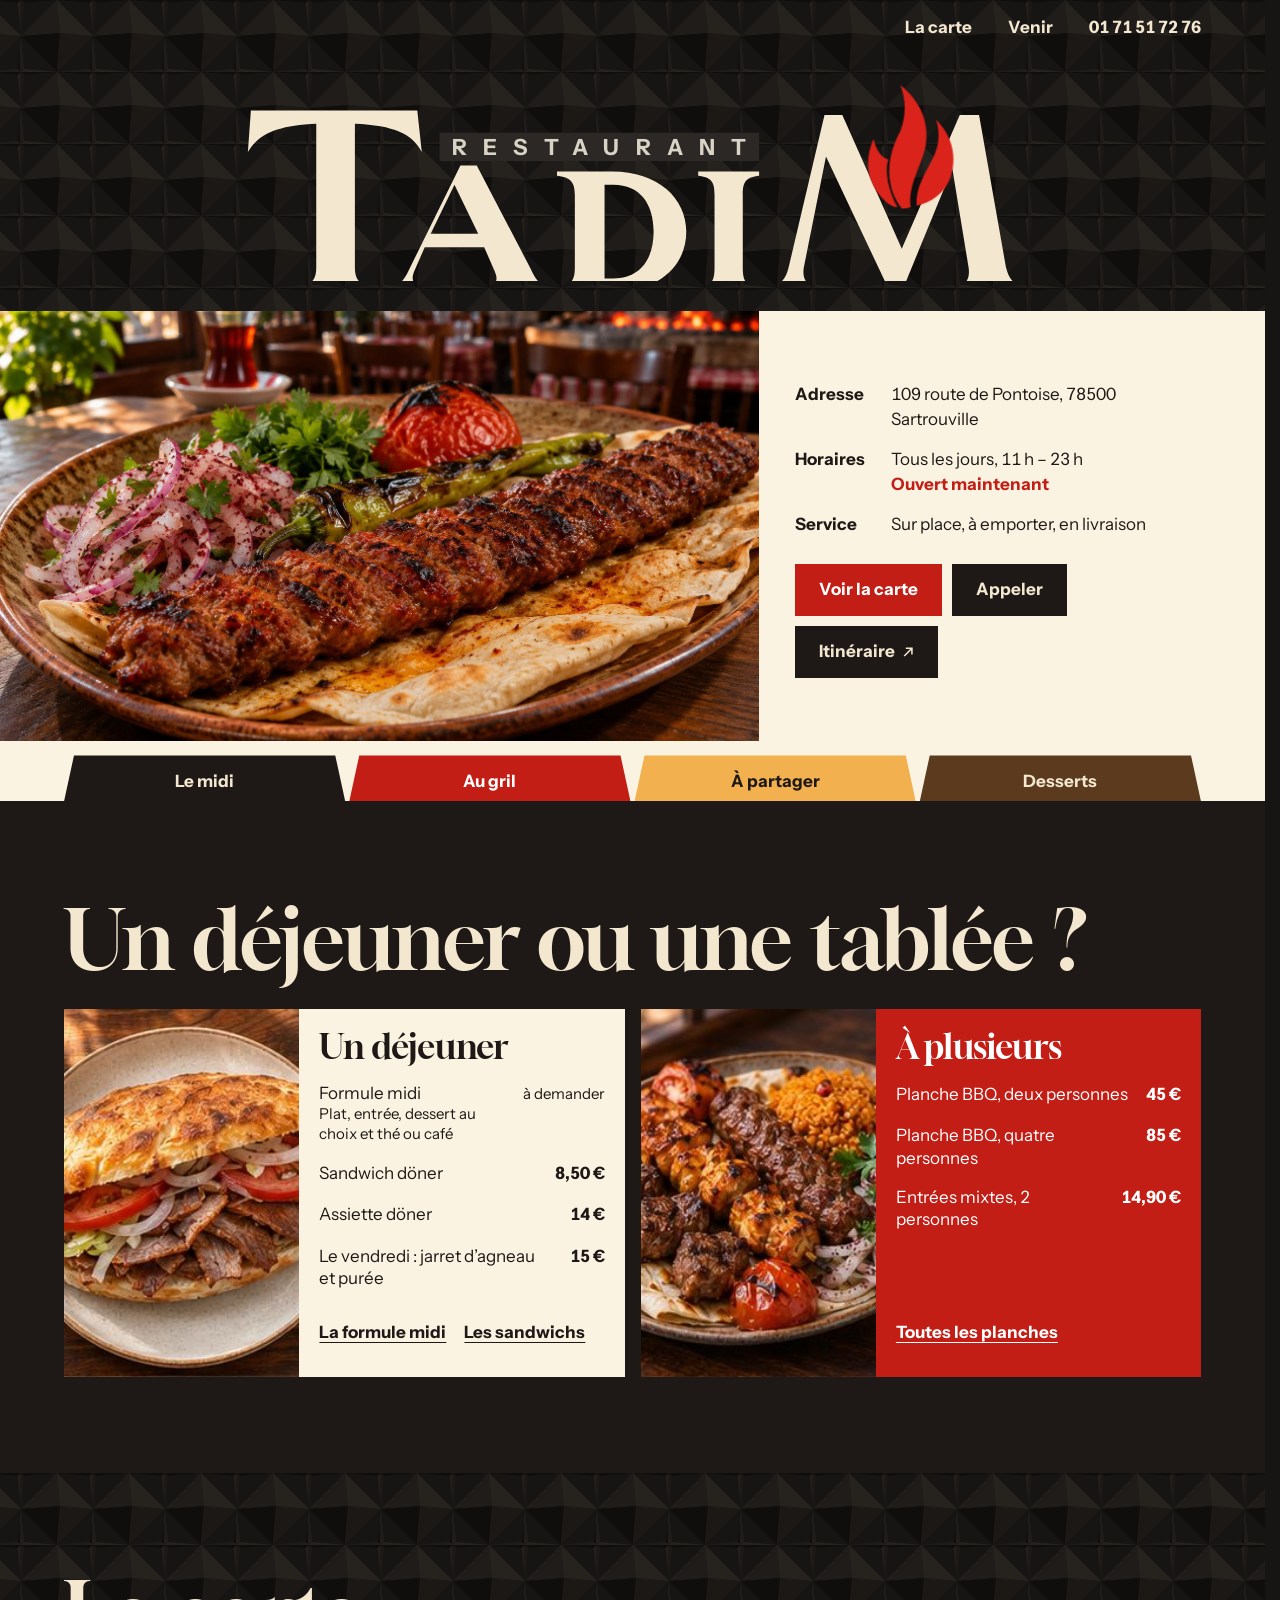
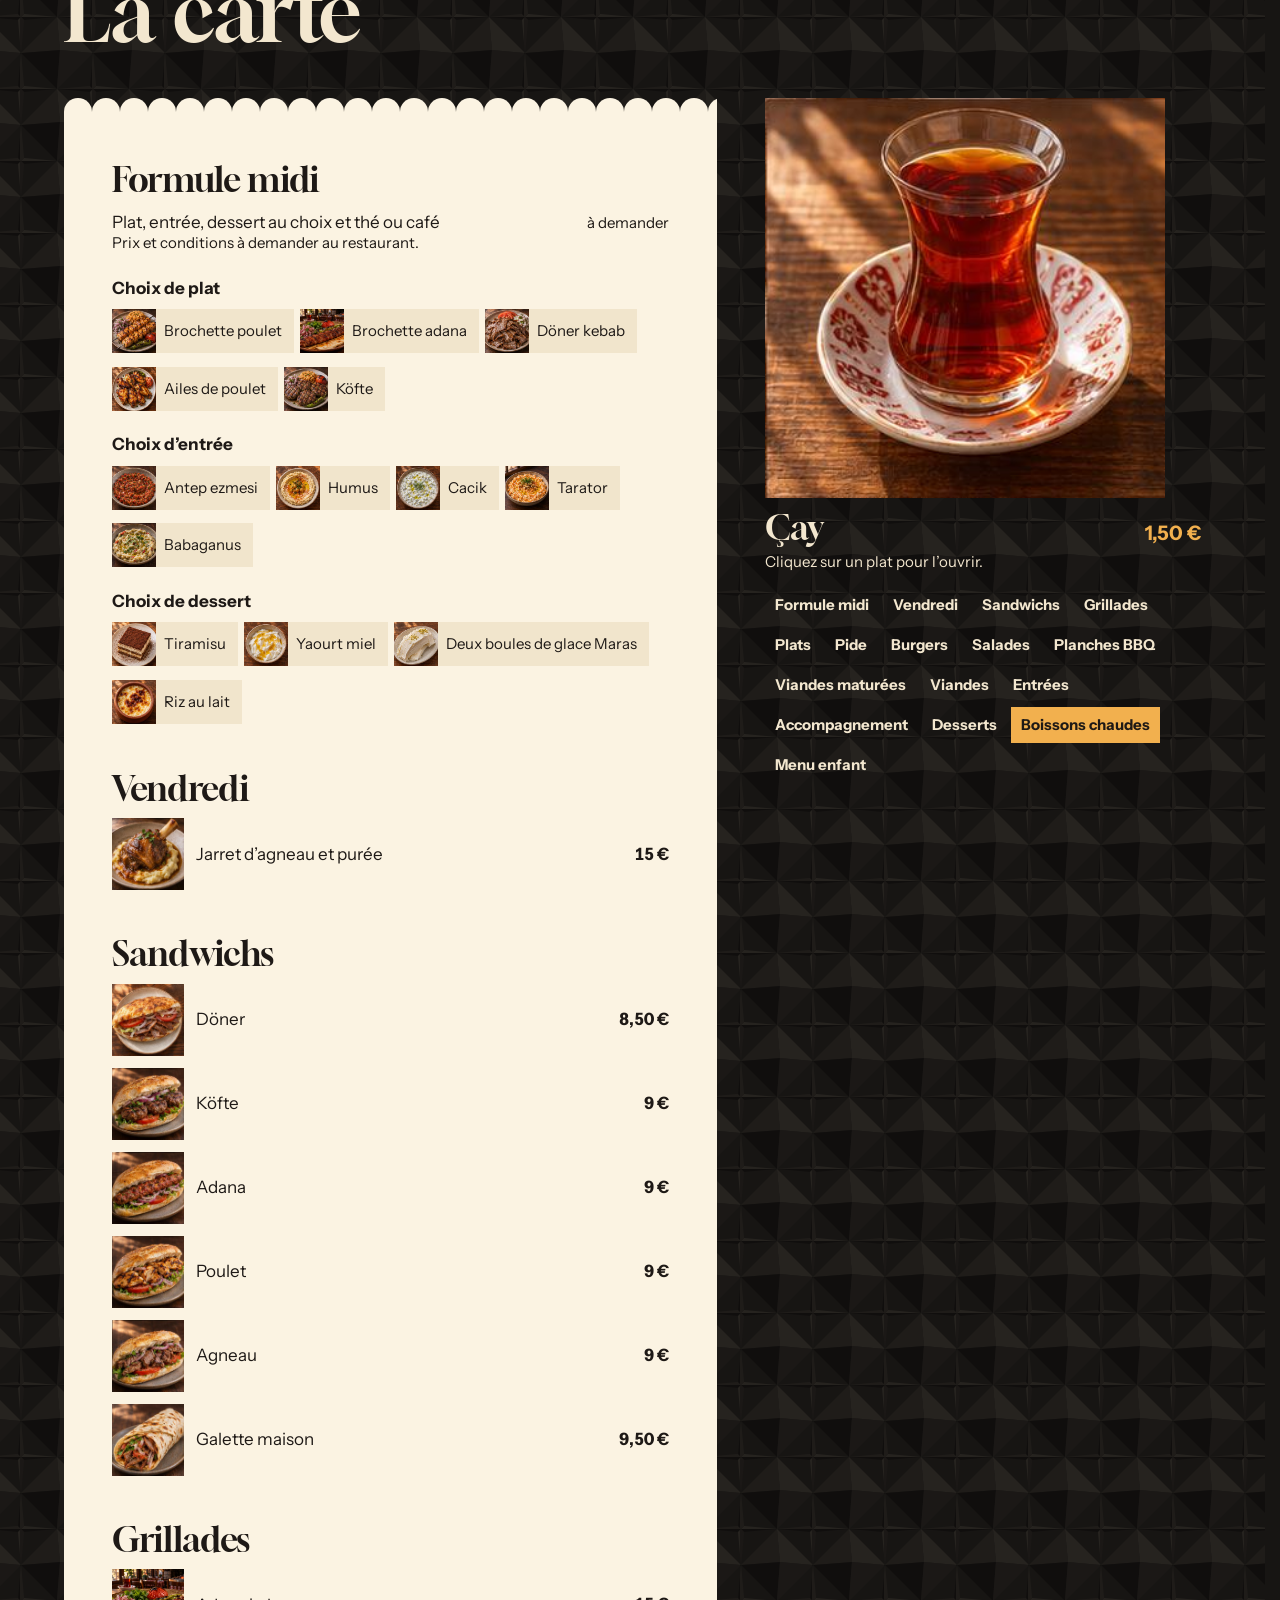
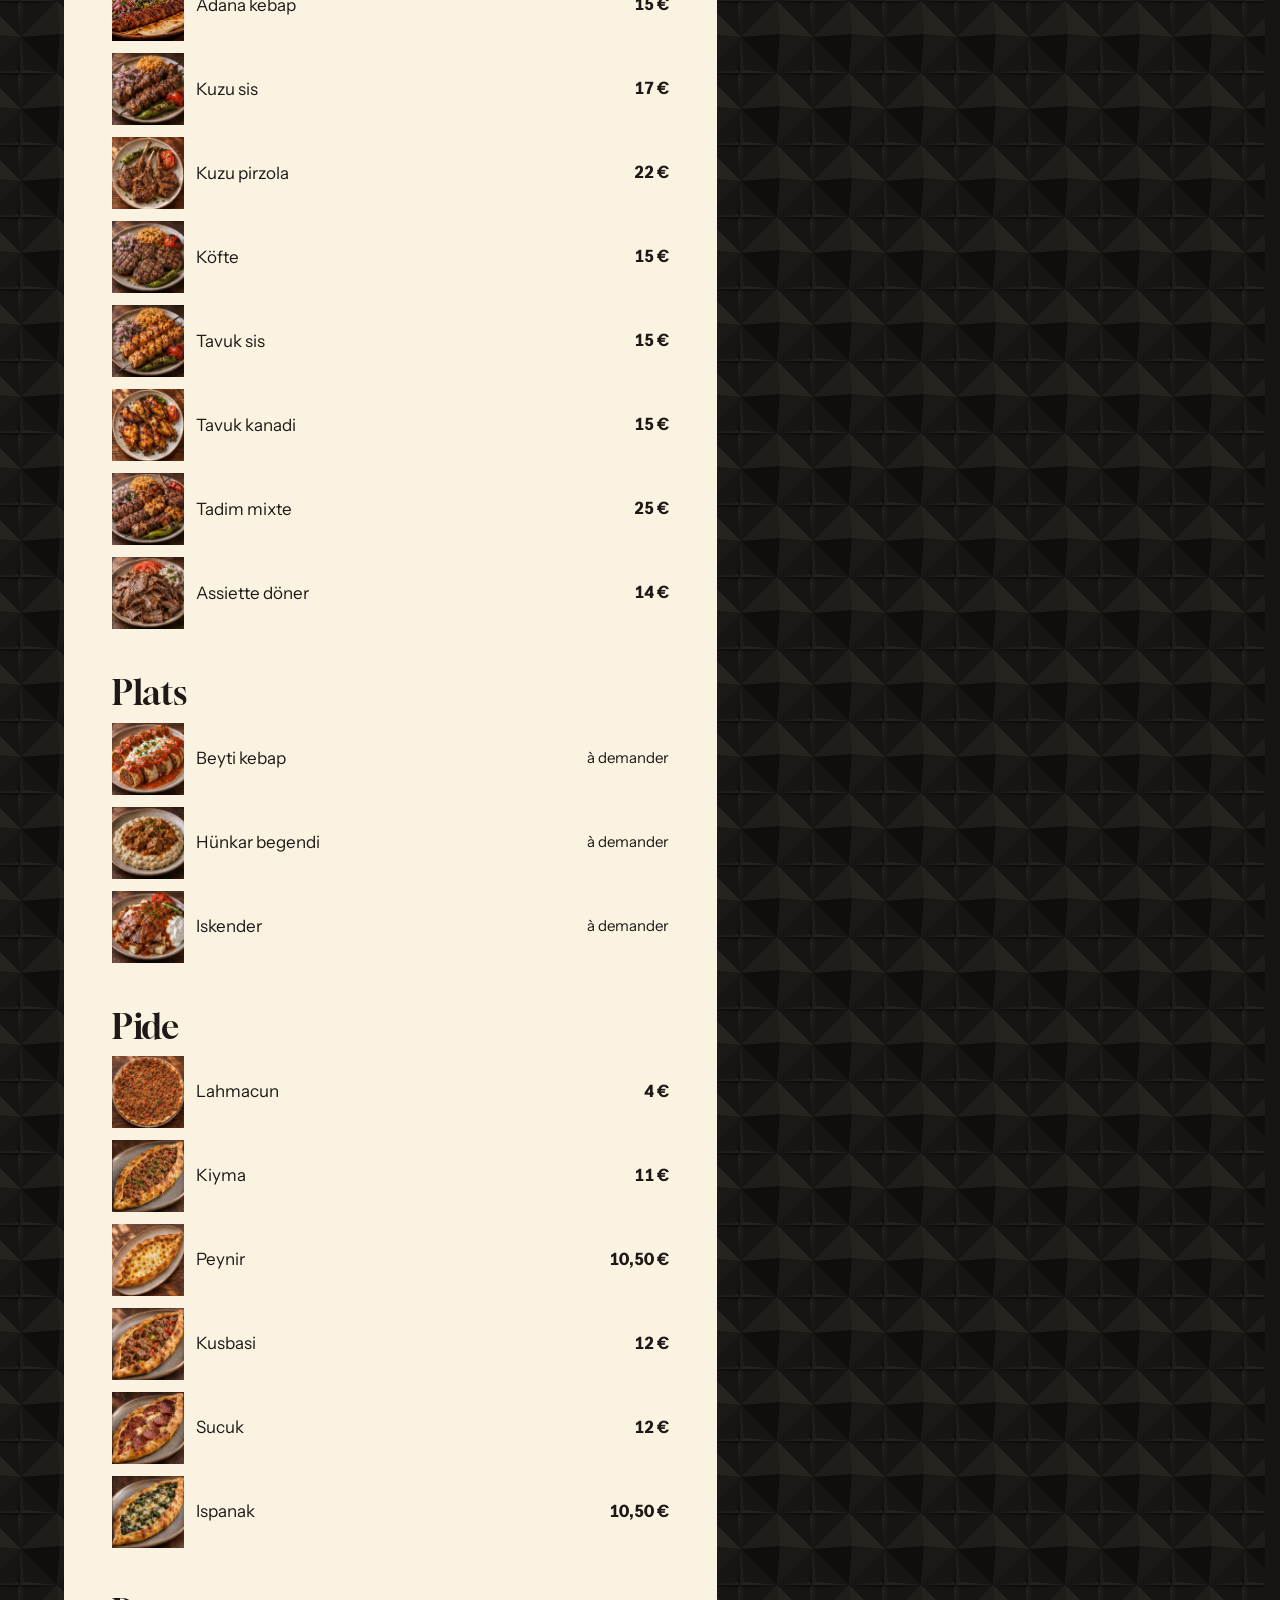
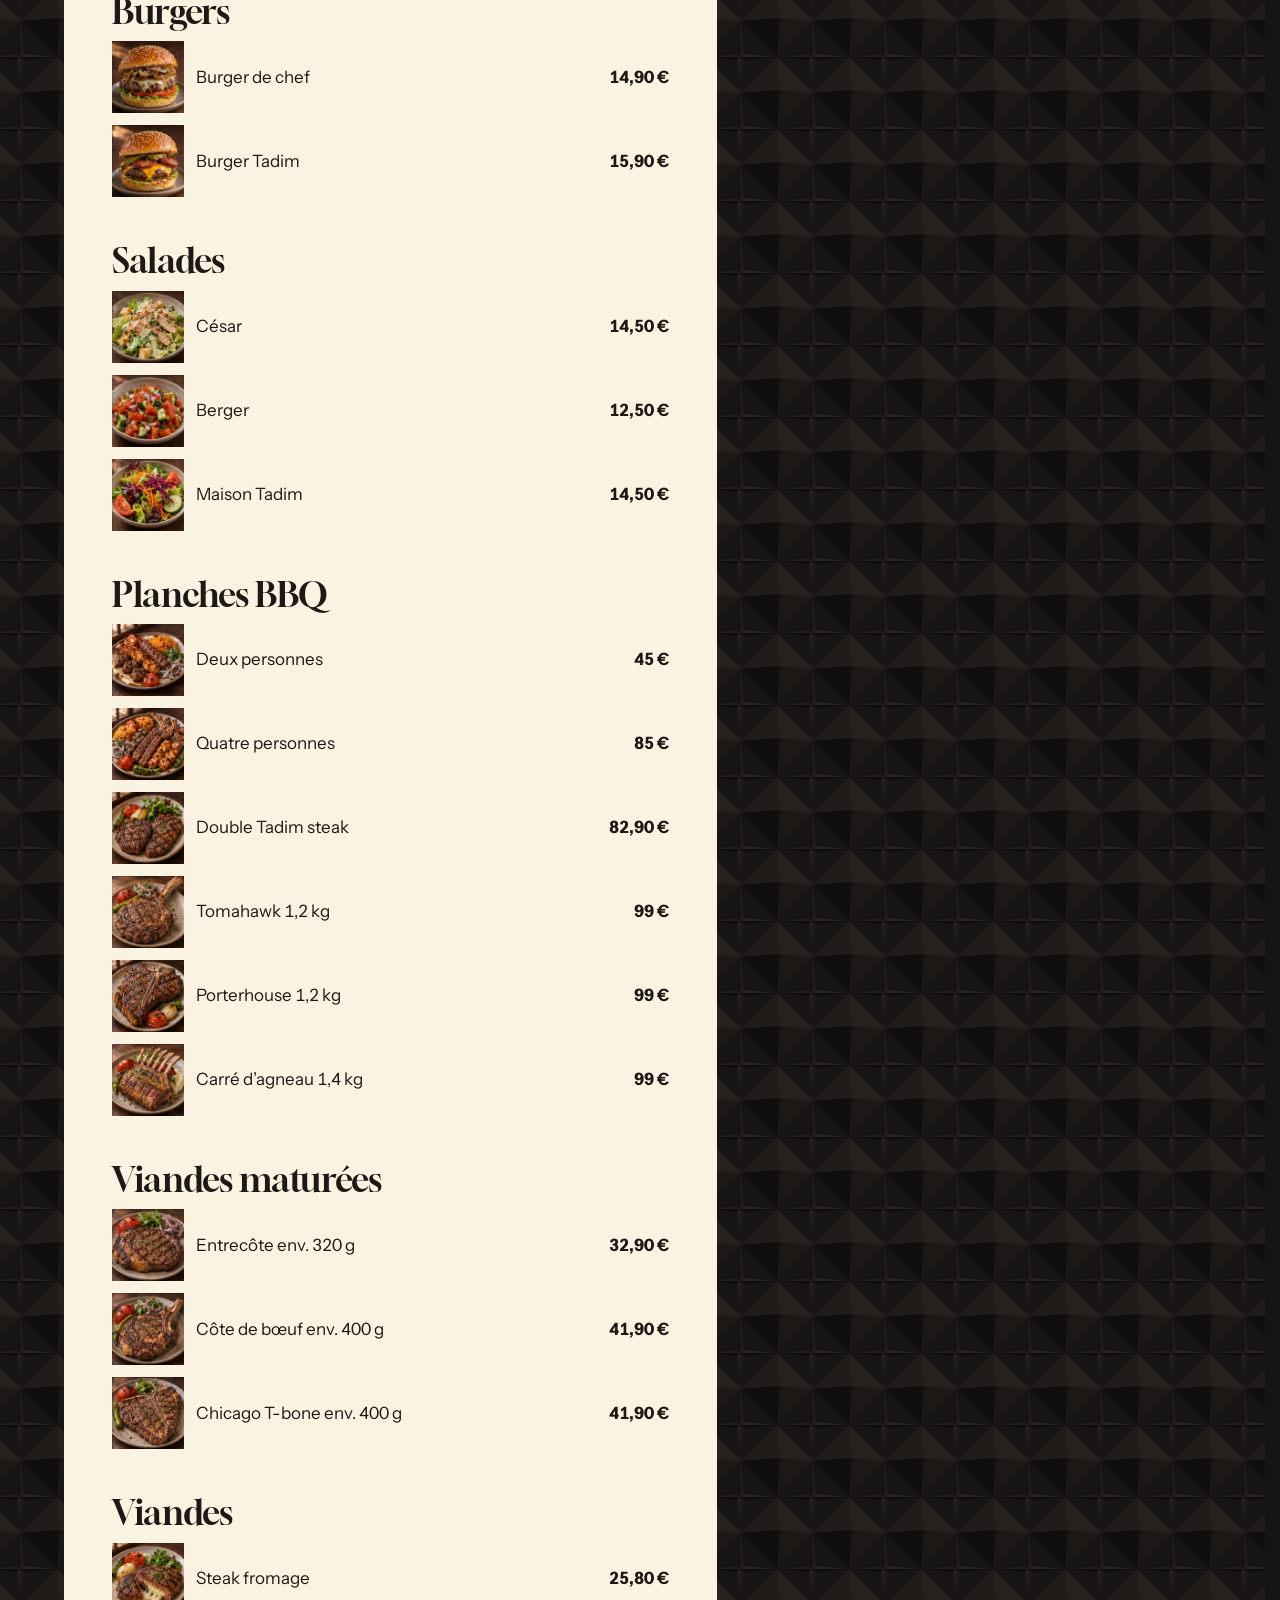
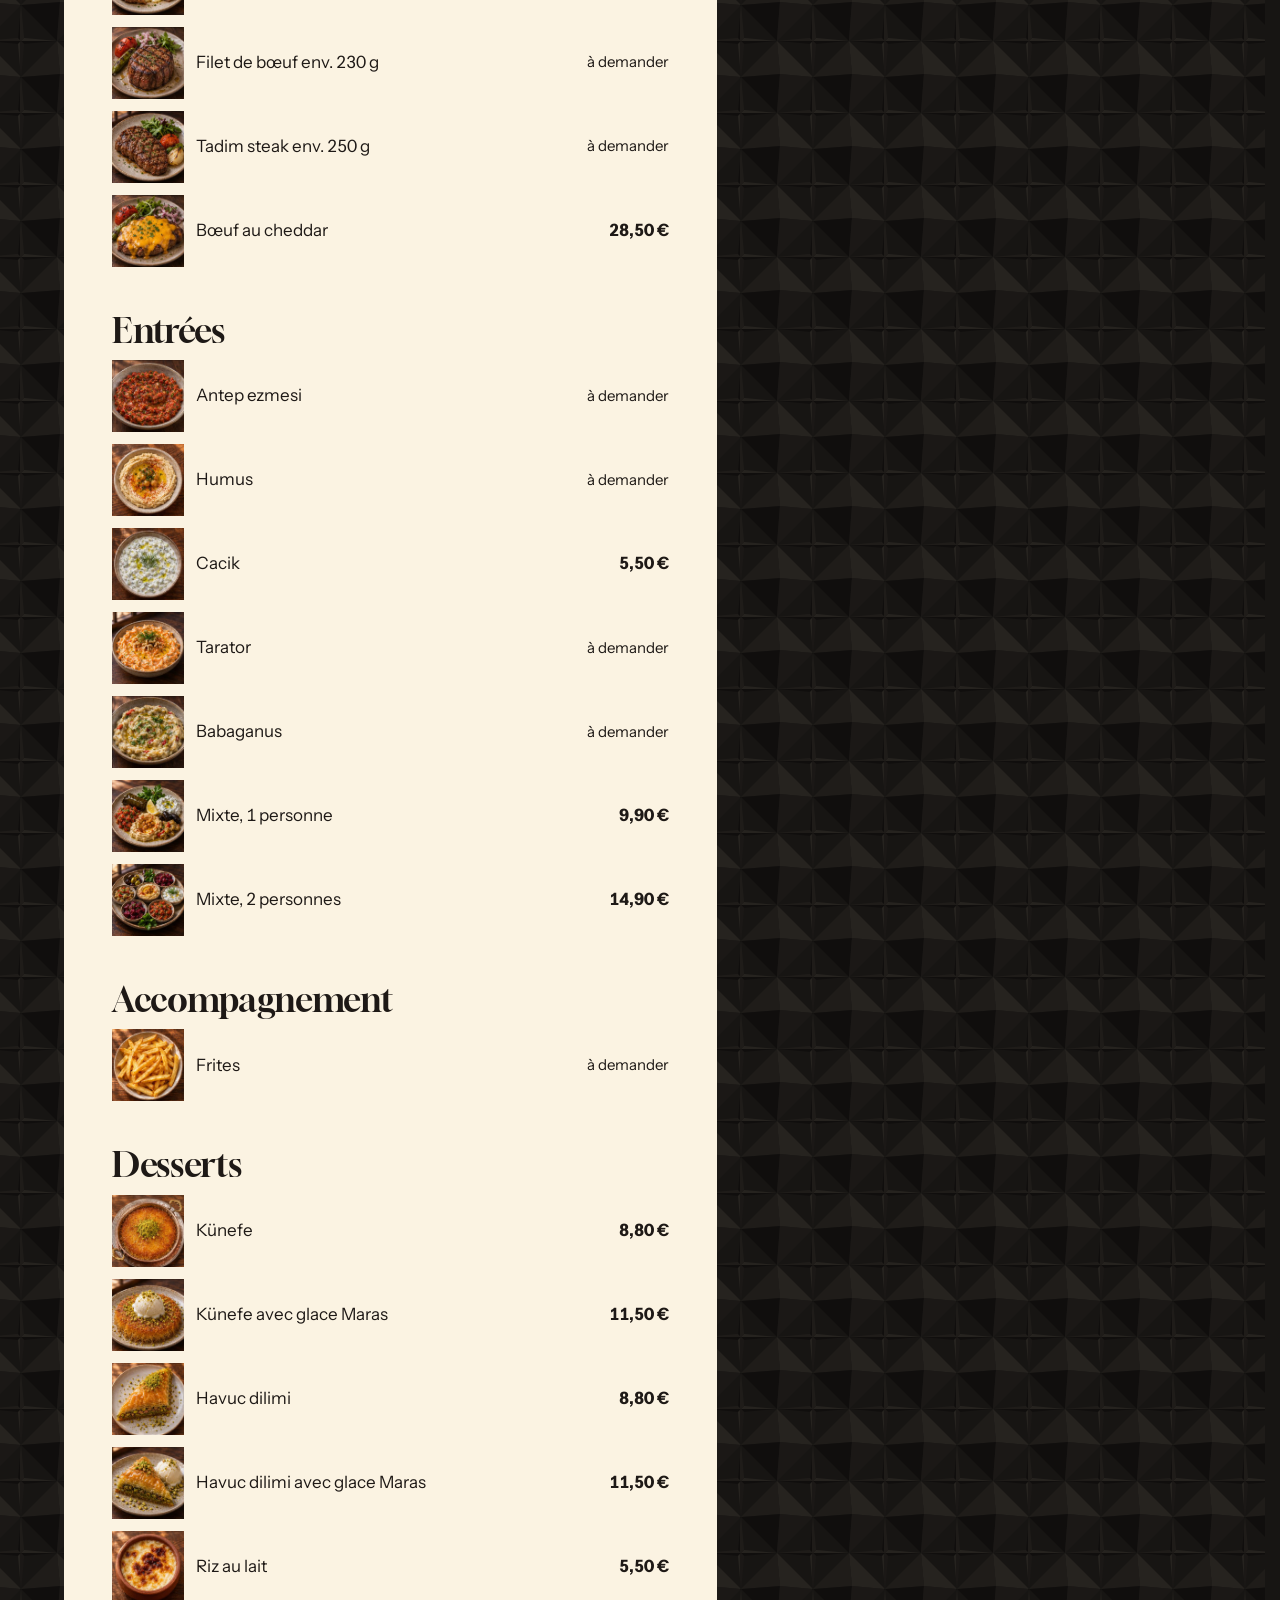
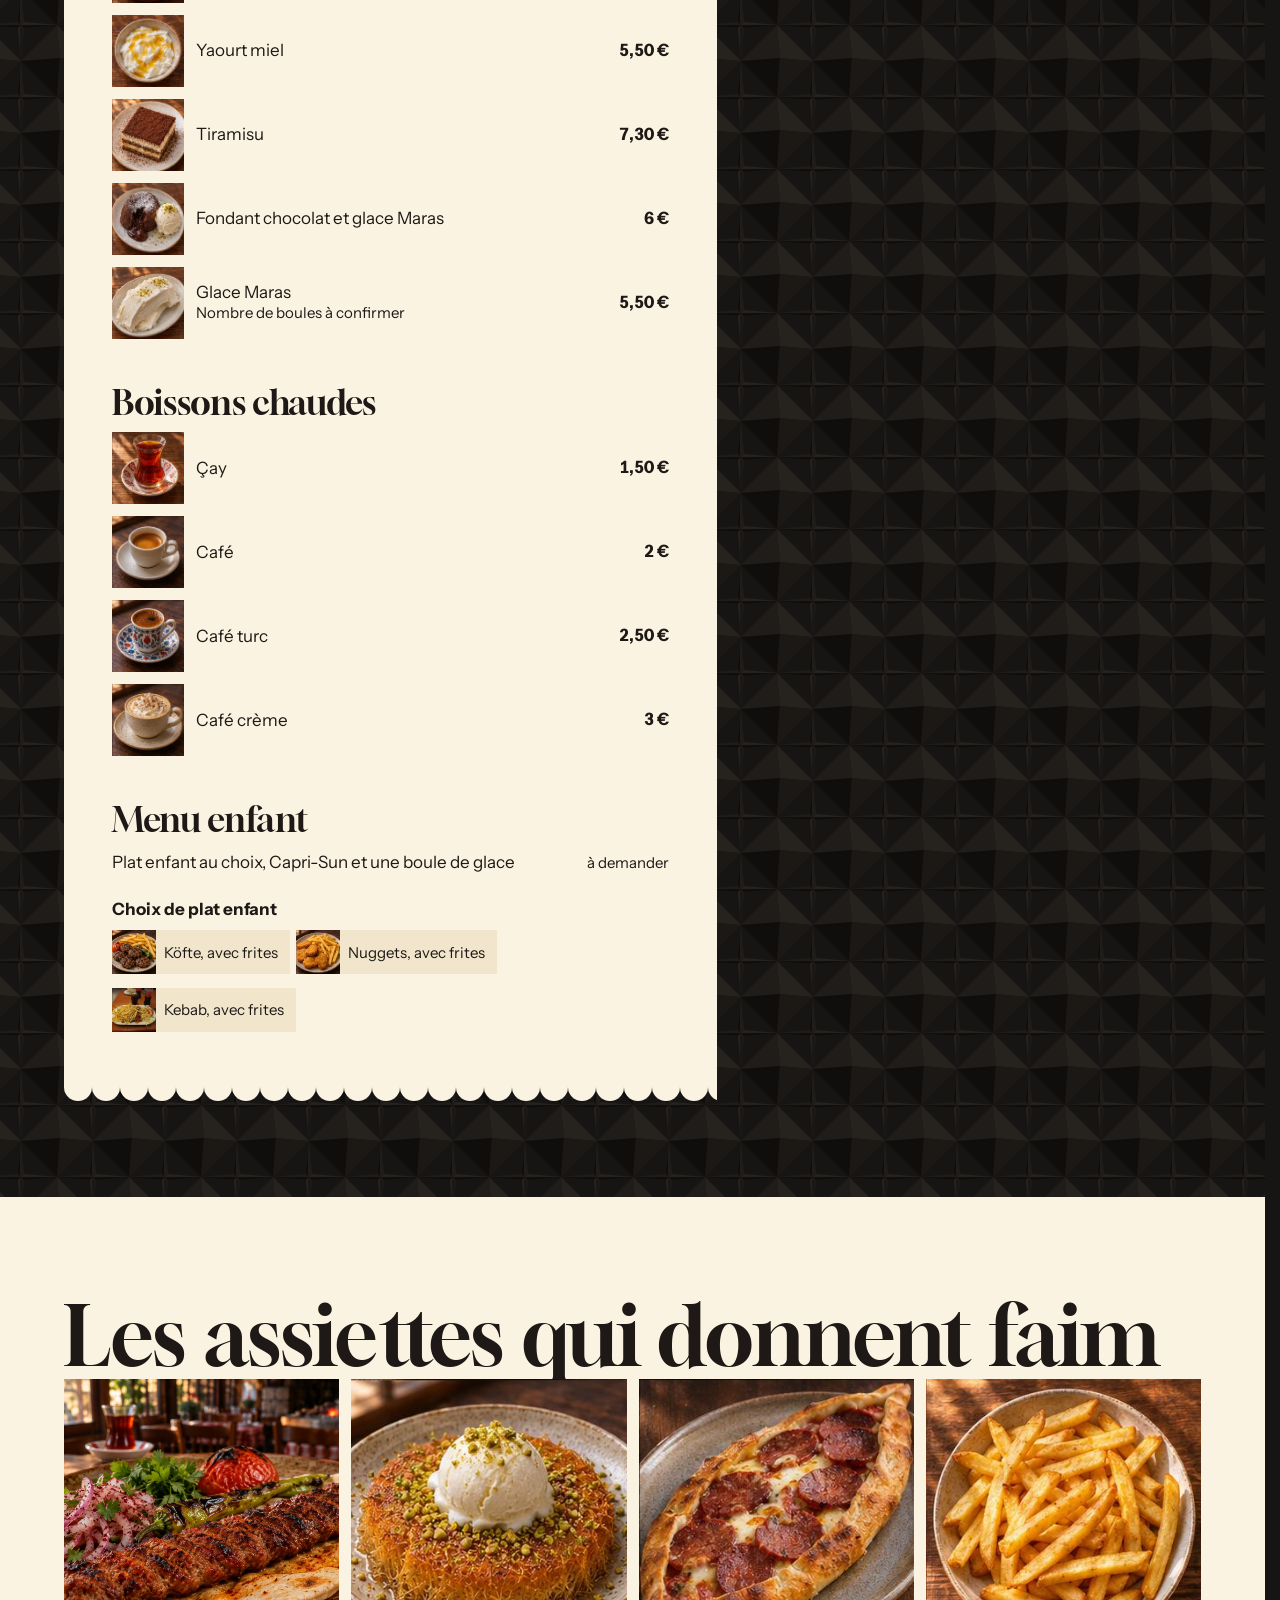
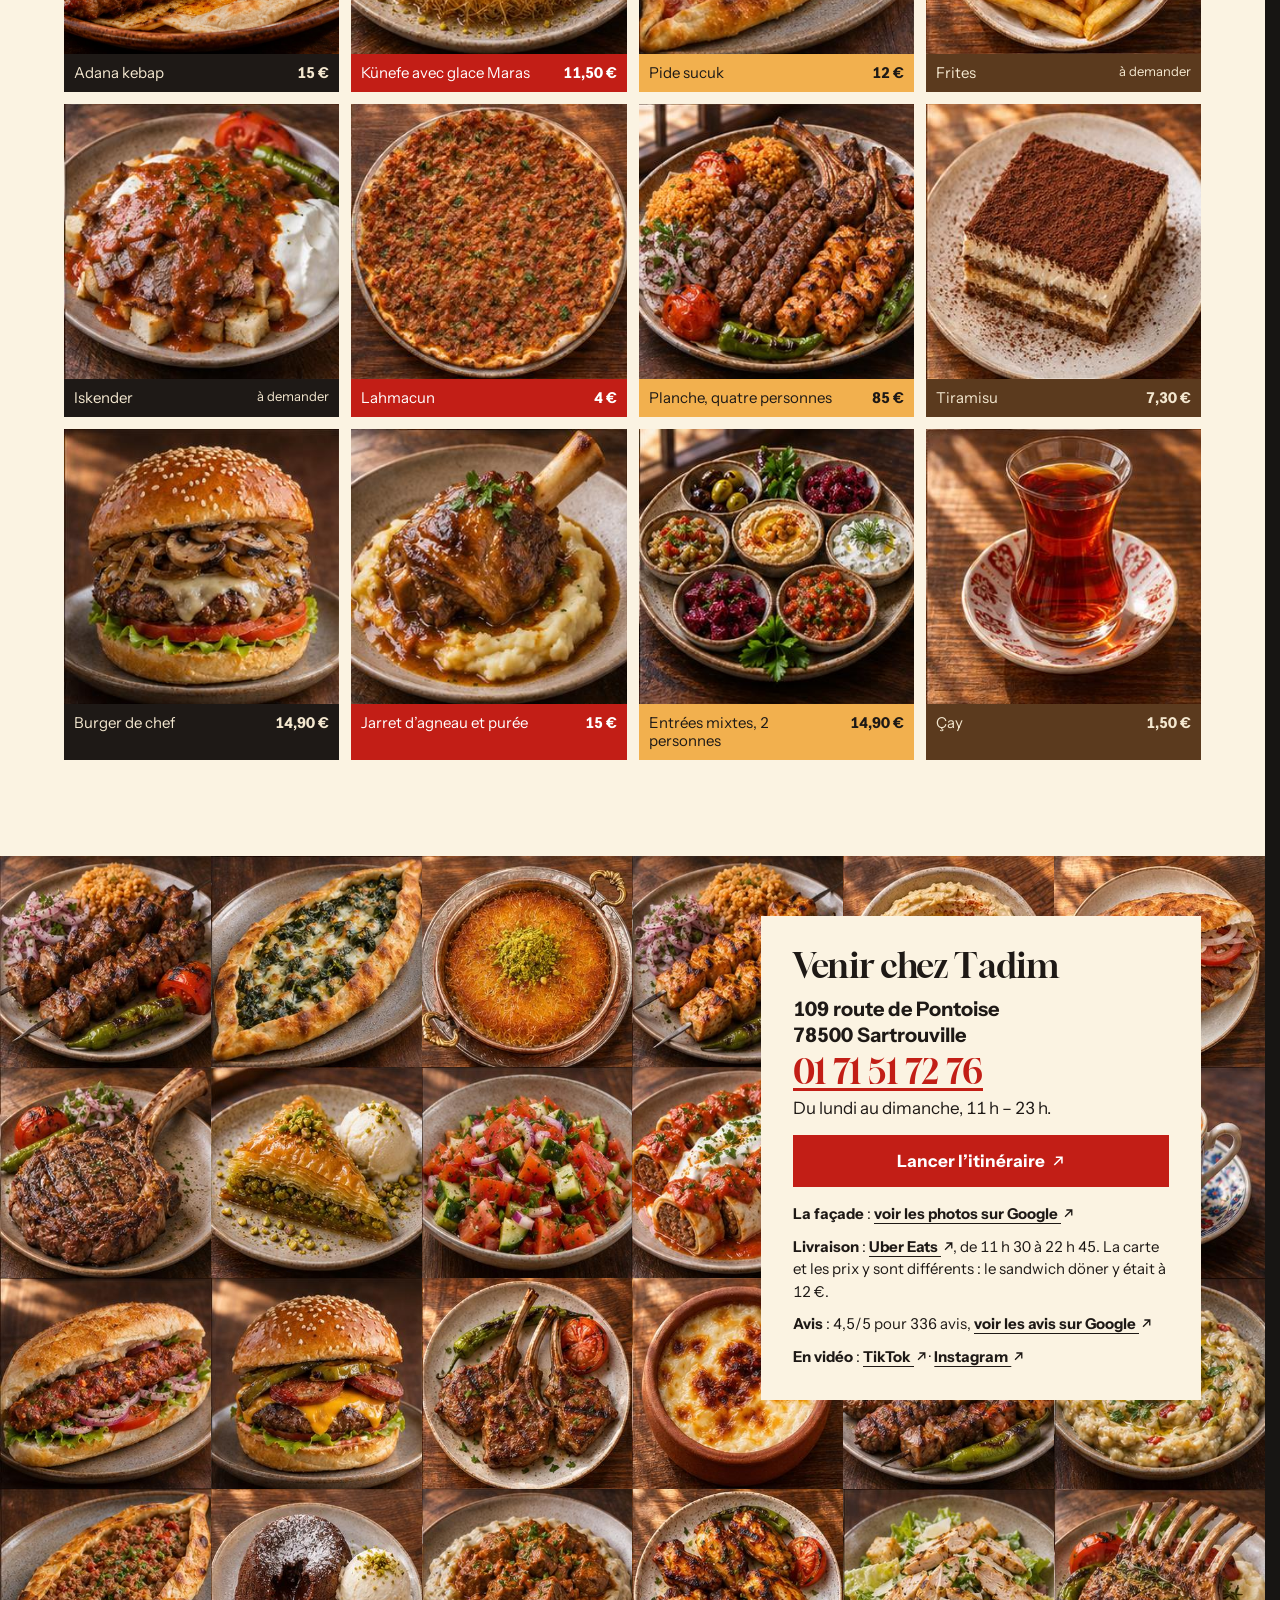
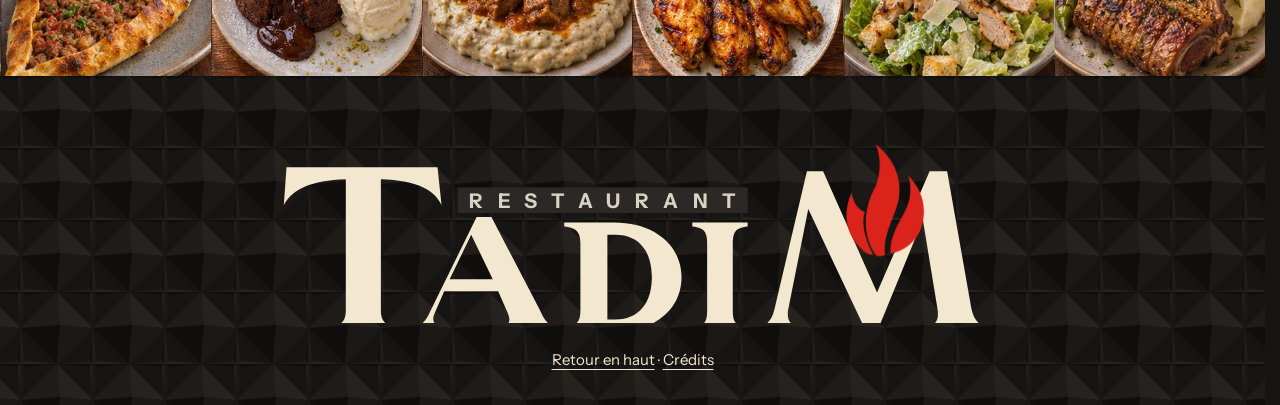
<file: index.html>
<!doctype html>
<html lang="fr">
<head>
<meta charset="utf-8">
<meta name="viewport" content="width=device-width, initial-scale=1">
<meta name="robots" content="noindex">
<meta name="referrer" content="no-referrer">
<meta name="theme-color" content="#171513">
<title>Tadim · Restaurant turc à Sartrouville</title>
<meta name="description" content="Tadim, restaurant turc au 109 route de Pontoise à Sartrouville : la carte, l’adresse et le téléphone.">
<link rel="stylesheet" href="vitrine.css">
</head>
<body id="haut">
<svg class="sprite" aria-hidden="true" width="0" height="0">
  <symbol id="i-sortie" viewBox="0 0 16 16"><path d="M5 3h8v8M13 3 3 13" fill="none" stroke="currentColor" stroke-width="2"/></symbol>
  <symbol id="i-fermer" viewBox="0 0 16 16"><path d="m3 3 10 10M13 3 3 13" fill="none" stroke="currentColor" stroke-width="2"/></symbol>
  <symbol id="lettrage" viewBox="-6 -24 1068 306">
    <rect x="262" y="58" width="430" height="38" fill="#2B2825"/>
    <text x="477" y="88" text-anchor="middle" textLength="396" font-family="Instrument Sans, sans-serif" font-weight="700" font-size="30" fill="#D9D3C6">RESTAURANT</text>
    <g fill="#F3E7CF" fill-rule="evenodd">
      <path d="M8 28H232L238 84C226 60 200 48 148 46V240C148 258 156 264 178 266V272H66V266C88 264 96 258 96 240V46C44 48 18 60 4 84Z"/>
      <g transform="translate(16 0)">
        <path d="M176 272V266C192 264 198 258 206 240L274 102H296L368 240C376 258 382 264 396 266V272H304V266C322 264 326 258 320 244L306 212H226L212 244C206 258 212 264 228 266V272ZM234 194H298L266 128Z"/>
        <path d="M404 116V110H478C540 110 578 146 578 191C578 238 540 272 478 272H404V266C422 264 428 258 428 240V142C428 124 422 118 404 116ZM468 128V254H480C516 254 534 228 534 191C534 154 516 128 480 128Z"/>
        <path d="M594 116V110H676V116C658 118 654 124 654 142V240C654 258 658 264 676 266V272H594V266C612 264 616 258 616 240V142C616 124 612 118 594 116Z"/>
        <path d="M688 272V266C704 264 712 256 716 238L764 34H788L868 214L946 34H972L1008 238C1012 256 1020 264 1036 266V272H938V266C954 264 960 256 958 240L936 106L868 272H852L766 90L736 240C734 256 740 264 756 266V272Z"/>
      </g>
    </g>
    <g class="flamme" fill="#D9231B" transform="translate(16 0)">
      <path d="M846 150C822 128 816 98 830 66C834 84 842 92 850 94C846 104 846 128 862 158C858 158 852 156 846 150Z"/>
      <path d="M868 160C846 132 846 92 866 56C874 34 874 14 866 -6C892 14 906 44 900 76C894 104 876 128 880 158C876 160 872 160 868 160Z"/>
      <path d="M888 156C886 132 900 112 910 92C918 76 920 58 914 40C936 62 944 92 932 122C924 140 908 152 888 156Z"/>
    </g>
  </symbol>
</svg>
<a class="evitement" href="#carte">Aller à la carte</a>

<div class="facade">
  <nav class="haut" aria-label="Navigation principale">
    <a href="#carte">La carte</a>
    <a href="#venir">Venir</a>
    <a class="haut-tel" href="tel:+33171517276">01 71 51 72 76</a>
  </nav>
  <h1><span class="lecteur">Tadim, restaurant turc à Sartrouville</span><svg class="enseigne" viewBox="-6 -24 1068 306" aria-hidden="true"><use href="#lettrage"/></svg></h1>
</div>

<main>
<section class="vitrine" aria-label="L’essentiel pour venir">
  <figure class="vitrine-photo">
    <img src="images/adana-presentation.jpg" width="1536" height="1024" alt="Adana sur galette, oignons au sumac, piment et tomate grillés, avec une salle de restaurant et un gril flous à l’arrière-plan." fetchpriority="high">
  </figure>
  <div class="ticket">
    <dl class="reperes">
      <div><dt>Adresse</dt><dd>109 route de Pontoise, 78500 Sartrouville</dd></div>
      <div><dt>Horaires</dt><dd>Tous les jours, 11 h – 23 h <span id="etat" class="etat"></span></dd></div>
      <div><dt>Service</dt><dd>Sur place, à emporter, en livraison</dd></div>
    </dl>
    <div class="actions">
      <a class="btn btn-plein" href="#carte">Voir la carte</a>
      <a class="btn btn-ligne secondaire" href="tel:+33171517276">Appeler</a>
      <a class="btn btn-ligne secondaire" href="https://www.google.com/maps/dir/?api=1&amp;destination=109%20route%20de%20Pontoise%2C%2078500%20Sartrouville">Itinéraire <svg class="i" aria-hidden="true"><use href="#i-sortie"/></svg></a>
    </div>
  </div>
  <nav class="onglets" aria-label="Aller vers une rubrique">
    <a href="#formule-midi">Le midi</a>
    <a href="#grillades">Au gril</a>
    <a href="#planches-bbq">À partager</a>
    <a href="#desserts">Desserts</a>
  </nav>
</section>

<section class="comparer" aria-labelledby="titre-comparer">
  <h2 id="titre-comparer" class="entree">Un déjeuner ou une tablée ?</h2>
  <div class="duo">
    <article class="choix entree">
      <a class="choix-photo" href="images/doner-presentation.jpg" data-photo="doner" data-nom="Sandwich döner"><img class="vignette" src="images/doner-presentation.jpg" alt="" width="313" height="313" loading="lazy"></a>
      <div class="choix-texte">
        <h3>Un déjeuner</h3>
        <ul>
          <li class="ligne-simple"><span class="nom">Formule midi<small>Plat, entrée, dessert au choix et thé ou café</small></span><span class="prix absent">à demander</span></li>
          <li class="ligne-simple"><span class="nom">Sandwich döner</span><span class="prix">8,50&nbsp;€</span></li>
          <li class="ligne-simple"><span class="nom">Assiette döner</span><span class="prix">14&nbsp;€</span></li>
          <li class="ligne-simple"><span class="nom">Le vendredi : jarret d’agneau et purée</span><span class="prix">15&nbsp;€</span></li>
        </ul>
        <p class="liens"><a href="#formule-midi">La formule midi</a><a href="#sandwichs">Les sandwichs</a></p>
      </div>
    </article>
    <article class="choix partage entree">
      <a class="choix-photo" href="images/planche-deux-presentation.jpg" data-photo="planche-deux" data-nom="Planche BBQ, deux personnes"><img class="vignette" src="images/planche-deux-presentation.jpg" alt="" width="313" height="313" loading="lazy"></a>
      <div class="choix-texte">
        <h3>À plusieurs</h3>
        <ul>
          <li class="ligne-simple"><span class="nom">Planche BBQ, deux personnes</span><span class="prix">45&nbsp;€</span></li>
          <li class="ligne-simple"><span class="nom">Planche BBQ, quatre personnes</span><span class="prix">85&nbsp;€</span></li>
          <li class="ligne-simple"><span class="nom">Entrées mixtes, 2 personnes</span><span class="prix">14,90&nbsp;€</span></li>
        </ul>
        <p class="liens"><a href="#planches-bbq">Toutes les planches</a></p>
      </div>
    </article>
  </div>
</section>

<section class="carte" id="carte" aria-labelledby="titre-carte">
  <h2 id="titre-carte">La carte</h2>

  <div class="carte-grille">
    <div class="colonne">
      <div class="apercu" aria-hidden="true">
        <div class="apercu-cadre"><img class="visible" src="images/adana-presentation.jpg" alt="" width="1536" height="1024"></div>
        <p class="apercu-nom"><span id="apercu-nom">Adana kebap</span><span id="apercu-prix">15&nbsp;€</span></p>
        <p class="apercu-note">Cliquez sur un plat pour l’ouvrir.</p>
      </div>
      <nav class="rubriques" aria-label="Rubriques de la carte">
        <a href="#formule-midi">Formule midi</a>
        <a href="#vendredi">Vendredi</a>
        <a href="#sandwichs">Sandwichs</a>
        <a href="#grillades">Grillades</a>
        <a href="#plats">Plats</a>
        <a href="#pide">Pide</a>
        <a href="#burgers">Burgers</a>
        <a href="#salades">Salades</a>
        <a href="#planches-bbq">Planches BBQ</a>
        <a href="#viandes-maturees">Viandes maturées</a>
        <a href="#viandes">Viandes</a>
        <a href="#entrees">Entrées</a>
        <a href="#accompagnement">Accompagnement</a>
        <a href="#desserts">Desserts</a>
        <a href="#boissons-chaudes">Boissons chaudes</a>
        <a href="#menu-enfant">Menu enfant</a>
      </nav>
    </div>
    <div class="feuille">
      <section class="bloc" id="formule-midi" data-rubrique="Formule midi">
        <h3>Formule midi</h3>
        <ul class="lignes"><li class="ligne-simple"><span class="nom">Plat, entrée, dessert au choix et thé ou café<small>Prix et conditions à demander au restaurant.</small></span><span class="prix absent">à demander</span></li></ul>
        <h4>Choix de plat</h4><ul class="pastilles"><li><a class="pastille" href="images/tavuk-sis-presentation.jpg" data-photo="tavuk-sis" data-nom="Brochette poulet"><img src="images/tavuk-sis-presentation.jpg" alt="" width="44" height="44" loading="lazy">Brochette poulet</a></li><li><a class="pastille" href="images/adana-presentation.jpg" data-photo="adana" data-nom="Brochette adana"><img src="images/adana-presentation.jpg" alt="" width="44" height="44" loading="lazy">Brochette adana</a></li><li><a class="pastille" href="images/assiette-doner-presentation.jpg" data-photo="assiette-doner" data-nom="Döner kebab"><img src="images/assiette-doner-presentation.jpg" alt="" width="44" height="44" loading="lazy">Döner kebab</a></li><li><a class="pastille" href="images/tavuk-kanadi-presentation.jpg" data-photo="tavuk-kanadi" data-nom="Ailes de poulet"><img src="images/tavuk-kanadi-presentation.jpg" alt="" width="44" height="44" loading="lazy">Ailes de poulet</a></li><li><a class="pastille" href="images/kofte-presentation.jpg" data-photo="kofte" data-nom="Köfte"><img src="images/kofte-presentation.jpg" alt="" width="44" height="44" loading="lazy">Köfte</a></li></ul>
<h4>Choix d’entrée</h4><ul class="pastilles"><li><a class="pastille" href="images/ezmesi-presentation.jpg" data-photo="ezmesi" data-nom="Antep ezmesi"><img src="images/ezmesi-presentation.jpg" alt="" width="44" height="44" loading="lazy">Antep ezmesi</a></li><li><a class="pastille" href="images/humus-presentation.jpg" data-photo="humus" data-nom="Humus"><img src="images/humus-presentation.jpg" alt="" width="44" height="44" loading="lazy">Humus</a></li><li><a class="pastille" href="images/cacik-presentation.jpg" data-photo="cacik" data-nom="Cacik"><img src="images/cacik-presentation.jpg" alt="" width="44" height="44" loading="lazy">Cacik</a></li><li><a class="pastille" href="images/tarator-presentation.jpg" data-photo="tarator" data-nom="Tarator"><img src="images/tarator-presentation.jpg" alt="" width="44" height="44" loading="lazy">Tarator</a></li><li><a class="pastille" href="images/babaganus-presentation.jpg" data-photo="babaganus" data-nom="Babaganus"><img src="images/babaganus-presentation.jpg" alt="" width="44" height="44" loading="lazy">Babaganus</a></li></ul>
<h4>Choix de dessert</h4><ul class="pastilles"><li><a class="pastille" href="images/tiramisu-presentation.jpg" data-photo="tiramisu" data-nom="Tiramisu"><img src="images/tiramisu-presentation.jpg" alt="" width="44" height="44" loading="lazy">Tiramisu</a></li><li><a class="pastille" href="images/yaourt-miel-presentation.jpg" data-photo="yaourt-miel" data-nom="Yaourt miel"><img src="images/yaourt-miel-presentation.jpg" alt="" width="44" height="44" loading="lazy">Yaourt miel</a></li><li><a class="pastille" href="images/glace-maras-presentation.jpg" data-photo="glace-maras" data-nom="Deux boules de glace Maras"><img src="images/glace-maras-presentation.jpg" alt="" width="44" height="44" loading="lazy">Deux boules de glace Maras</a></li><li><a class="pastille" href="images/riz-au-lait-presentation.jpg" data-photo="riz-au-lait" data-nom="Riz au lait"><img src="images/riz-au-lait-presentation.jpg" alt="" width="44" height="44" loading="lazy">Riz au lait</a></li></ul>
      </section>
      <section class="bloc" id="vendredi" data-rubrique="Vendredi">
        <h3>Vendredi</h3>
        <ul class="lignes"><li><a class="ligne" href="images/jarret-presentation.jpg" data-photo="jarret" data-nom="Jarret d’agneau et purée"><img class="vignette" src="images/jarret-presentation.jpg" alt="" width="72" height="72" loading="lazy"><span class="nom">Jarret d’agneau et purée</span><span class="prix">15&nbsp;€</span></a></li></ul>
        
      </section>
      <section class="bloc" id="sandwichs" data-rubrique="Sandwichs">
        <h3>Sandwichs</h3>
        <ul class="lignes"><li><a class="ligne" href="images/doner-presentation.jpg" data-photo="doner" data-nom="Döner"><img class="vignette" src="images/doner-presentation.jpg" alt="" width="72" height="72" loading="lazy"><span class="nom">Döner</span><span class="prix">8,50&nbsp;€</span></a></li>
<li><a class="ligne" href="images/sandwich-kofte-presentation.jpg" data-photo="sandwich-kofte" data-nom="Köfte"><img class="vignette" src="images/sandwich-kofte-presentation.jpg" alt="" width="72" height="72" loading="lazy"><span class="nom">Köfte</span><span class="prix">9&nbsp;€</span></a></li>
<li><a class="ligne" href="images/sandwich-adana-presentation.jpg" data-photo="sandwich-adana" data-nom="Adana"><img class="vignette" src="images/sandwich-adana-presentation.jpg" alt="" width="72" height="72" loading="lazy"><span class="nom">Adana</span><span class="prix">9&nbsp;€</span></a></li>
<li><a class="ligne" href="images/sandwich-poulet-presentation.jpg" data-photo="sandwich-poulet" data-nom="Poulet"><img class="vignette" src="images/sandwich-poulet-presentation.jpg" alt="" width="72" height="72" loading="lazy"><span class="nom">Poulet</span><span class="prix">9&nbsp;€</span></a></li>
<li><a class="ligne" href="images/sandwich-agneau-presentation.jpg" data-photo="sandwich-agneau" data-nom="Agneau"><img class="vignette" src="images/sandwich-agneau-presentation.jpg" alt="" width="72" height="72" loading="lazy"><span class="nom">Agneau</span><span class="prix">9&nbsp;€</span></a></li>
<li><a class="ligne" href="images/galette-presentation.jpg" data-photo="galette" data-nom="Galette maison"><img class="vignette" src="images/galette-presentation.jpg" alt="" width="72" height="72" loading="lazy"><span class="nom">Galette maison</span><span class="prix">9,50&nbsp;€</span></a></li></ul>
        
      </section>
      <section class="bloc" id="grillades" data-rubrique="Grillades">
        <h3>Grillades</h3>
        <ul class="lignes"><li><a class="ligne" href="images/adana-presentation.jpg" data-photo="adana" data-nom="Adana kebap"><img class="vignette" src="images/adana-presentation.jpg" alt="" width="72" height="72" loading="lazy"><span class="nom">Adana kebap</span><span class="prix">15&nbsp;€</span></a></li>
<li><a class="ligne" href="images/kuzu-sis-presentation.jpg" data-photo="kuzu-sis" data-nom="Kuzu sis"><img class="vignette" src="images/kuzu-sis-presentation.jpg" alt="" width="72" height="72" loading="lazy"><span class="nom">Kuzu sis</span><span class="prix">17&nbsp;€</span></a></li>
<li><a class="ligne" href="images/kuzu-pirzola-presentation.jpg" data-photo="kuzu-pirzola" data-nom="Kuzu pirzola"><img class="vignette" src="images/kuzu-pirzola-presentation.jpg" alt="" width="72" height="72" loading="lazy"><span class="nom">Kuzu pirzola</span><span class="prix">22&nbsp;€</span></a></li>
<li><a class="ligne" href="images/kofte-presentation.jpg" data-photo="kofte" data-nom="Köfte"><img class="vignette" src="images/kofte-presentation.jpg" alt="" width="72" height="72" loading="lazy"><span class="nom">Köfte</span><span class="prix">15&nbsp;€</span></a></li>
<li><a class="ligne" href="images/tavuk-sis-presentation.jpg" data-photo="tavuk-sis" data-nom="Tavuk sis"><img class="vignette" src="images/tavuk-sis-presentation.jpg" alt="" width="72" height="72" loading="lazy"><span class="nom">Tavuk sis</span><span class="prix">15&nbsp;€</span></a></li>
<li><a class="ligne" href="images/tavuk-kanadi-presentation.jpg" data-photo="tavuk-kanadi" data-nom="Tavuk kanadi"><img class="vignette" src="images/tavuk-kanadi-presentation.jpg" alt="" width="72" height="72" loading="lazy"><span class="nom">Tavuk kanadi</span><span class="prix">15&nbsp;€</span></a></li>
<li><a class="ligne" href="images/tadim-mixte-presentation.jpg" data-photo="tadim-mixte" data-nom="Tadim mixte"><img class="vignette" src="images/tadim-mixte-presentation.jpg" alt="" width="72" height="72" loading="lazy"><span class="nom">Tadim mixte</span><span class="prix">25&nbsp;€</span></a></li>
<li><a class="ligne" href="images/assiette-doner-presentation.jpg" data-photo="assiette-doner" data-nom="Assiette döner"><img class="vignette" src="images/assiette-doner-presentation.jpg" alt="" width="72" height="72" loading="lazy"><span class="nom">Assiette döner</span><span class="prix">14&nbsp;€</span></a></li></ul>
        
      </section>
      <section class="bloc" id="plats" data-rubrique="Plats">
        <h3>Plats</h3>
        <ul class="lignes"><li><a class="ligne" href="images/beyti-presentation.jpg" data-photo="beyti" data-nom="Beyti kebap"><img class="vignette" src="images/beyti-presentation.jpg" alt="" width="72" height="72" loading="lazy"><span class="nom">Beyti kebap</span><span class="prix absent">à demander</span></a></li>
<li><a class="ligne" href="images/hunkar-presentation.jpg" data-photo="hunkar" data-nom="Hünkar begendi"><img class="vignette" src="images/hunkar-presentation.jpg" alt="" width="72" height="72" loading="lazy"><span class="nom">Hünkar begendi</span><span class="prix absent">à demander</span></a></li>
<li><a class="ligne" href="images/iskender-presentation.jpg" data-photo="iskender" data-nom="Iskender"><img class="vignette" src="images/iskender-presentation.jpg" alt="" width="72" height="72" loading="lazy"><span class="nom">Iskender</span><span class="prix absent">à demander</span></a></li></ul>
        
      </section>
      <section class="bloc" id="pide" data-rubrique="Pide">
        <h3>Pide</h3>
        <ul class="lignes"><li><a class="ligne" href="images/lahmacun-presentation.jpg" data-photo="lahmacun" data-nom="Lahmacun"><img class="vignette" src="images/lahmacun-presentation.jpg" alt="" width="72" height="72" loading="lazy"><span class="nom">Lahmacun</span><span class="prix">4&nbsp;€</span></a></li>
<li><a class="ligne" href="images/pide-kiyma-presentation.jpg" data-photo="pide-kiyma" data-nom="Kiyma"><img class="vignette" src="images/pide-kiyma-presentation.jpg" alt="" width="72" height="72" loading="lazy"><span class="nom">Kiyma</span><span class="prix">11&nbsp;€</span></a></li>
<li><a class="ligne" href="images/pide-peynir-presentation.jpg" data-photo="pide-peynir" data-nom="Peynir"><img class="vignette" src="images/pide-peynir-presentation.jpg" alt="" width="72" height="72" loading="lazy"><span class="nom">Peynir</span><span class="prix">10,50&nbsp;€</span></a></li>
<li><a class="ligne" href="images/pide-kusbasi-presentation.jpg" data-photo="pide-kusbasi" data-nom="Kusbasi"><img class="vignette" src="images/pide-kusbasi-presentation.jpg" alt="" width="72" height="72" loading="lazy"><span class="nom">Kusbasi</span><span class="prix">12&nbsp;€</span></a></li>
<li><a class="ligne" href="images/pide-sucuk-presentation.jpg" data-photo="pide-sucuk" data-nom="Sucuk"><img class="vignette" src="images/pide-sucuk-presentation.jpg" alt="" width="72" height="72" loading="lazy"><span class="nom">Sucuk</span><span class="prix">12&nbsp;€</span></a></li>
<li><a class="ligne" href="images/pide-ispanak-presentation.jpg" data-photo="pide-ispanak" data-nom="Ispanak"><img class="vignette" src="images/pide-ispanak-presentation.jpg" alt="" width="72" height="72" loading="lazy"><span class="nom">Ispanak</span><span class="prix">10,50&nbsp;€</span></a></li></ul>
        
      </section>
      <section class="bloc" id="burgers" data-rubrique="Burgers">
        <h3>Burgers</h3>
        <ul class="lignes"><li><a class="ligne" href="images/burger-chef-presentation.jpg" data-photo="burger-chef" data-nom="Burger de chef"><img class="vignette" src="images/burger-chef-presentation.jpg" alt="" width="72" height="72" loading="lazy"><span class="nom">Burger de chef</span><span class="prix">14,90&nbsp;€</span></a></li>
<li><a class="ligne" href="images/burger-tadim-presentation.jpg" data-photo="burger-tadim" data-nom="Burger Tadim"><img class="vignette" src="images/burger-tadim-presentation.jpg" alt="" width="72" height="72" loading="lazy"><span class="nom">Burger Tadim</span><span class="prix">15,90&nbsp;€</span></a></li></ul>
        
      </section>
      <section class="bloc" id="salades" data-rubrique="Salades">
        <h3>Salades</h3>
        <ul class="lignes"><li><a class="ligne" href="images/salade-cesar-presentation.jpg" data-photo="salade-cesar" data-nom="César"><img class="vignette" src="images/salade-cesar-presentation.jpg" alt="" width="72" height="72" loading="lazy"><span class="nom">César</span><span class="prix">14,50&nbsp;€</span></a></li>
<li><a class="ligne" href="images/salade-berger-presentation.jpg" data-photo="salade-berger" data-nom="Berger"><img class="vignette" src="images/salade-berger-presentation.jpg" alt="" width="72" height="72" loading="lazy"><span class="nom">Berger</span><span class="prix">12,50&nbsp;€</span></a></li>
<li><a class="ligne" href="images/salade-maison-presentation.jpg" data-photo="salade-maison" data-nom="Maison Tadim"><img class="vignette" src="images/salade-maison-presentation.jpg" alt="" width="72" height="72" loading="lazy"><span class="nom">Maison Tadim</span><span class="prix">14,50&nbsp;€</span></a></li></ul>
        
      </section>
      <section class="bloc" id="planches-bbq" data-rubrique="Planches BBQ">
        <h3>Planches BBQ</h3>
        <ul class="lignes"><li><a class="ligne" href="images/planche-deux-presentation.jpg" data-photo="planche-deux" data-nom="Deux personnes"><img class="vignette" src="images/planche-deux-presentation.jpg" alt="" width="72" height="72" loading="lazy"><span class="nom">Deux personnes</span><span class="prix">45&nbsp;€</span></a></li>
<li><a class="ligne" href="images/planche-quatre-presentation.jpg" data-photo="planche-quatre" data-nom="Quatre personnes"><img class="vignette" src="images/planche-quatre-presentation.jpg" alt="" width="72" height="72" loading="lazy"><span class="nom">Quatre personnes</span><span class="prix">85&nbsp;€</span></a></li>
<li><a class="ligne" href="images/double-steak-presentation.jpg" data-photo="double-steak" data-nom="Double Tadim steak"><img class="vignette" src="images/double-steak-presentation.jpg" alt="" width="72" height="72" loading="lazy"><span class="nom">Double Tadim steak</span><span class="prix">82,90&nbsp;€</span></a></li>
<li><a class="ligne" href="images/tomahawk-presentation.jpg" data-photo="tomahawk" data-nom="Tomahawk 1,2 kg"><img class="vignette" src="images/tomahawk-presentation.jpg" alt="" width="72" height="72" loading="lazy"><span class="nom">Tomahawk 1,2 kg</span><span class="prix">99&nbsp;€</span></a></li>
<li><a class="ligne" href="images/porterhouse-presentation.jpg" data-photo="porterhouse" data-nom="Porterhouse 1,2 kg"><img class="vignette" src="images/porterhouse-presentation.jpg" alt="" width="72" height="72" loading="lazy"><span class="nom">Porterhouse 1,2 kg</span><span class="prix">99&nbsp;€</span></a></li>
<li><a class="ligne" href="images/carre-agneau-presentation.jpg" data-photo="carre-agneau" data-nom="Carré d’agneau 1,4 kg"><img class="vignette" src="images/carre-agneau-presentation.jpg" alt="" width="72" height="72" loading="lazy"><span class="nom">Carré d’agneau 1,4 kg</span><span class="prix">99&nbsp;€</span></a></li></ul>
        
      </section>
      <section class="bloc" id="viandes-maturees" data-rubrique="Viandes maturées">
        <h3>Viandes maturées</h3>
        <ul class="lignes"><li><a class="ligne" href="images/entrecote-presentation.jpg" data-photo="entrecote" data-nom="Entrecôte env. 320 g"><img class="vignette" src="images/entrecote-presentation.jpg" alt="" width="72" height="72" loading="lazy"><span class="nom">Entrecôte env. 320 g</span><span class="prix">32,90&nbsp;€</span></a></li>
<li><a class="ligne" href="images/cote-de-boeuf-presentation.jpg" data-photo="cote-de-boeuf" data-nom="Côte de bœuf env. 400 g"><img class="vignette" src="images/cote-de-boeuf-presentation.jpg" alt="" width="72" height="72" loading="lazy"><span class="nom">Côte de bœuf env. 400 g</span><span class="prix">41,90&nbsp;€</span></a></li>
<li><a class="ligne" href="images/t-bone-presentation.jpg" data-photo="t-bone" data-nom="Chicago T-bone env. 400 g"><img class="vignette" src="images/t-bone-presentation.jpg" alt="" width="72" height="72" loading="lazy"><span class="nom">Chicago T-bone env. 400 g</span><span class="prix">41,90&nbsp;€</span></a></li></ul>
        
      </section>
      <section class="bloc" id="viandes" data-rubrique="Viandes">
        <h3>Viandes</h3>
        <ul class="lignes"><li><a class="ligne" href="images/steak-fromage-presentation.jpg" data-photo="steak-fromage" data-nom="Steak fromage"><img class="vignette" src="images/steak-fromage-presentation.jpg" alt="" width="72" height="72" loading="lazy"><span class="nom">Steak fromage</span><span class="prix">25,80&nbsp;€</span></a></li>
<li><a class="ligne" href="images/filet-de-boeuf-presentation.jpg" data-photo="filet-de-boeuf" data-nom="Filet de bœuf env. 230 g"><img class="vignette" src="images/filet-de-boeuf-presentation.jpg" alt="" width="72" height="72" loading="lazy"><span class="nom">Filet de bœuf env. 230 g</span><span class="prix absent">à demander</span></a></li>
<li><a class="ligne" href="images/tadim-steak-presentation.jpg" data-photo="tadim-steak" data-nom="Tadim steak env. 250 g"><img class="vignette" src="images/tadim-steak-presentation.jpg" alt="" width="72" height="72" loading="lazy"><span class="nom">Tadim steak env. 250 g</span><span class="prix absent">à demander</span></a></li>
<li><a class="ligne" href="images/boeuf-cheddar-presentation.jpg" data-photo="boeuf-cheddar" data-nom="Bœuf au cheddar"><img class="vignette" src="images/boeuf-cheddar-presentation.jpg" alt="" width="72" height="72" loading="lazy"><span class="nom">Bœuf au cheddar</span><span class="prix">28,50&nbsp;€</span></a></li></ul>
        
      </section>
      <section class="bloc" id="entrees" data-rubrique="Entrées">
        <h3>Entrées</h3>
        <ul class="lignes"><li><a class="ligne" href="images/ezmesi-presentation.jpg" data-photo="ezmesi" data-nom="Antep ezmesi"><img class="vignette" src="images/ezmesi-presentation.jpg" alt="" width="72" height="72" loading="lazy"><span class="nom">Antep ezmesi</span><span class="prix absent">à demander</span></a></li>
<li><a class="ligne" href="images/humus-presentation.jpg" data-photo="humus" data-nom="Humus"><img class="vignette" src="images/humus-presentation.jpg" alt="" width="72" height="72" loading="lazy"><span class="nom">Humus</span><span class="prix absent">à demander</span></a></li>
<li><a class="ligne" href="images/cacik-presentation.jpg" data-photo="cacik" data-nom="Cacik"><img class="vignette" src="images/cacik-presentation.jpg" alt="" width="72" height="72" loading="lazy"><span class="nom">Cacik</span><span class="prix">5,50&nbsp;€</span></a></li>
<li><a class="ligne" href="images/tarator-presentation.jpg" data-photo="tarator" data-nom="Tarator"><img class="vignette" src="images/tarator-presentation.jpg" alt="" width="72" height="72" loading="lazy"><span class="nom">Tarator</span><span class="prix absent">à demander</span></a></li>
<li><a class="ligne" href="images/babaganus-presentation.jpg" data-photo="babaganus" data-nom="Babaganus"><img class="vignette" src="images/babaganus-presentation.jpg" alt="" width="72" height="72" loading="lazy"><span class="nom">Babaganus</span><span class="prix absent">à demander</span></a></li>
<li><a class="ligne" href="images/mezze-un-presentation.jpg" data-photo="mezze-un" data-nom="Mixte, 1 personne"><img class="vignette" src="images/mezze-un-presentation.jpg" alt="" width="72" height="72" loading="lazy"><span class="nom">Mixte, 1 personne</span><span class="prix">9,90&nbsp;€</span></a></li>
<li><a class="ligne" href="images/mezze-deux-presentation.jpg" data-photo="mezze-deux" data-nom="Mixte, 2 personnes"><img class="vignette" src="images/mezze-deux-presentation.jpg" alt="" width="72" height="72" loading="lazy"><span class="nom">Mixte, 2 personnes</span><span class="prix">14,90&nbsp;€</span></a></li></ul>
        
      </section>
      <section class="bloc" id="accompagnement">
        <h3>Accompagnement</h3>
        <ul class="lignes"><li><a class="ligne" href="images/frites-presentation.jpg" data-photo="frites" data-nom="Frites"><img class="vignette" src="images/frites-presentation.jpg" alt="" width="72" height="72" loading="lazy"><span class="nom">Frites</span><span class="prix absent">à demander</span></a></li></ul>
        
      </section>
      <section class="bloc" id="desserts" data-rubrique="Desserts">
        <h3>Desserts</h3>
        <ul class="lignes"><li><a class="ligne" href="images/kunefe-presentation.jpg" data-photo="kunefe" data-nom="Künefe"><img class="vignette" src="images/kunefe-presentation.jpg" alt="" width="72" height="72" loading="lazy"><span class="nom">Künefe</span><span class="prix">8,80&nbsp;€</span></a></li>
<li><a class="ligne" href="images/kunefe-glace-presentation.jpg" data-photo="kunefe-glace" data-nom="Künefe avec glace Maras"><img class="vignette" src="images/kunefe-glace-presentation.jpg" alt="" width="72" height="72" loading="lazy"><span class="nom">Künefe avec glace Maras</span><span class="prix">11,50&nbsp;€</span></a></li>
<li><a class="ligne" href="images/havuc-dilimi-presentation.jpg" data-photo="havuc-dilimi" data-nom="Havuc dilimi"><img class="vignette" src="images/havuc-dilimi-presentation.jpg" alt="" width="72" height="72" loading="lazy"><span class="nom">Havuc dilimi</span><span class="prix">8,80&nbsp;€</span></a></li>
<li><a class="ligne" href="images/havuc-glace-presentation.jpg" data-photo="havuc-glace" data-nom="Havuc dilimi avec glace Maras"><img class="vignette" src="images/havuc-glace-presentation.jpg" alt="" width="72" height="72" loading="lazy"><span class="nom">Havuc dilimi avec glace Maras</span><span class="prix">11,50&nbsp;€</span></a></li>
<li><a class="ligne" href="images/riz-au-lait-presentation.jpg" data-photo="riz-au-lait" data-nom="Riz au lait"><img class="vignette" src="images/riz-au-lait-presentation.jpg" alt="" width="72" height="72" loading="lazy"><span class="nom">Riz au lait</span><span class="prix">5,50&nbsp;€</span></a></li>
<li><a class="ligne" href="images/yaourt-miel-presentation.jpg" data-photo="yaourt-miel" data-nom="Yaourt miel"><img class="vignette" src="images/yaourt-miel-presentation.jpg" alt="" width="72" height="72" loading="lazy"><span class="nom">Yaourt miel</span><span class="prix">5,50&nbsp;€</span></a></li>
<li><a class="ligne" href="images/tiramisu-presentation.jpg" data-photo="tiramisu" data-nom="Tiramisu"><img class="vignette" src="images/tiramisu-presentation.jpg" alt="" width="72" height="72" loading="lazy"><span class="nom">Tiramisu</span><span class="prix">7,30&nbsp;€</span></a></li>
<li><a class="ligne" href="images/fondant-presentation.jpg" data-photo="fondant" data-nom="Fondant chocolat et glace Maras"><img class="vignette" src="images/fondant-presentation.jpg" alt="" width="72" height="72" loading="lazy"><span class="nom">Fondant chocolat et glace Maras</span><span class="prix">6&nbsp;€</span></a></li>
<li><a class="ligne" href="images/glace-maras-presentation.jpg" data-photo="glace-maras" data-nom="Glace Maras"><img class="vignette" src="images/glace-maras-presentation.jpg" alt="" width="72" height="72" loading="lazy"><span class="nom">Glace Maras<small>Nombre de boules à confirmer</small></span><span class="prix">5,50&nbsp;€</span></a></li></ul>
        
      </section>
      <section class="bloc" id="boissons-chaudes" data-rubrique="Boissons chaudes">
        <h3>Boissons chaudes</h3>
        <ul class="lignes"><li><a class="ligne" href="images/cay-presentation.jpg" data-photo="cay" data-nom="Çay"><img class="vignette" src="images/cay-presentation.jpg" alt="" width="72" height="72" loading="lazy"><span class="nom">Çay</span><span class="prix">1,50&nbsp;€</span></a></li>
<li><a class="ligne" href="images/cafe-presentation.jpg" data-photo="cafe" data-nom="Café"><img class="vignette" src="images/cafe-presentation.jpg" alt="" width="72" height="72" loading="lazy"><span class="nom">Café</span><span class="prix">2&nbsp;€</span></a></li>
<li><a class="ligne" href="images/cafe-turc-presentation.jpg" data-photo="cafe-turc" data-nom="Café turc"><img class="vignette" src="images/cafe-turc-presentation.jpg" alt="" width="72" height="72" loading="lazy"><span class="nom">Café turc</span><span class="prix">2,50&nbsp;€</span></a></li>
<li><a class="ligne" href="images/cafe-creme-presentation.jpg" data-photo="cafe-creme" data-nom="Café crème"><img class="vignette" src="images/cafe-creme-presentation.jpg" alt="" width="72" height="72" loading="lazy"><span class="nom">Café crème</span><span class="prix">3&nbsp;€</span></a></li></ul>
        
      </section>
      <section class="bloc" id="menu-enfant" data-rubrique="Menu enfant">
        <h3>Menu enfant</h3>
        <ul class="lignes"><li class="ligne-simple"><span class="nom">Plat enfant au choix, Capri-Sun et une boule de glace</span><span class="prix absent">à demander</span></li></ul>
        <h4>Choix de plat enfant</h4><ul class="pastilles"><li><a class="pastille" href="images/kofte-frites-presentation.jpg" data-photo="kofte-frites" data-nom="Köfte, avec frites"><img src="images/kofte-frites-presentation.jpg" alt="" width="44" height="44" loading="lazy">Köfte, avec frites</a></li><li><a class="pastille" href="images/nuggets-frites-presentation.jpg" data-photo="nuggets-frites" data-nom="Nuggets, avec frites"><img src="images/nuggets-frites-presentation.jpg" alt="" width="44" height="44" loading="lazy">Nuggets, avec frites</a></li><li><a class="pastille" href="images/plats/enfant-kebab.jpg" data-photo="enfant-kebab" data-nom="Kebab, avec frites"><img src="images/plats/enfant-kebab-petit.jpg" alt="" width="44" height="44" loading="lazy">Kebab, avec frites</a></li></ul>
      </section>
    </div>
  </div>
</section>

<section class="galerie" aria-labelledby="titre-galerie">
  <h2 id="titre-galerie" class="entree">Les assiettes qui donnent faim</h2>
  <ul class="tuiles">
    <li class="entree"><a class="tuile" href="images/adana-presentation.jpg" data-photo="adana" data-nom="Adana kebap"><img class="vignette" src="images/adana-presentation.jpg" alt="" width="1536" height="1024"><span class="etiquette"><span class="nom">Adana kebap</span><span class="prix">15&nbsp;€</span></span></a></li>
    <li class="entree"><a class="tuile" href="images/kunefe-glace-presentation.jpg" data-photo="kunefe-glace" data-nom="Künefe avec glace Maras"><img class="vignette" src="images/kunefe-glace-presentation.jpg" alt="" width="313" height="313"><span class="etiquette"><span class="nom">Künefe avec glace Maras</span><span class="prix">11,50&nbsp;€</span></span></a></li>
    <li class="entree"><a class="tuile" href="images/pide-sucuk-presentation.jpg" data-photo="pide-sucuk" data-nom="Pide sucuk"><img class="vignette" src="images/pide-sucuk-presentation.jpg" alt="" width="313" height="313"><span class="etiquette"><span class="nom">Pide sucuk</span><span class="prix">12&nbsp;€</span></span></a></li>
    <li class="entree"><a class="tuile" href="images/frites-presentation.jpg" data-photo="frites" data-nom="Frites"><img class="vignette" src="images/frites-presentation.jpg" alt="" width="313" height="313"><span class="etiquette"><span class="nom">Frites</span><span class="prix absent">à demander</span></span></a></li>
    <li class="entree"><a class="tuile" href="images/iskender-presentation.jpg" data-photo="iskender" data-nom="Iskender"><img class="vignette" src="images/iskender-presentation.jpg" alt="" width="313" height="313"><span class="etiquette"><span class="nom">Iskender</span><span class="prix absent">à demander</span></span></a></li>
    <li class="entree"><a class="tuile" href="images/lahmacun-presentation.jpg" data-photo="lahmacun" data-nom="Lahmacun"><img class="vignette" src="images/lahmacun-presentation.jpg" alt="" width="313" height="313"><span class="etiquette"><span class="nom">Lahmacun</span><span class="prix">4&nbsp;€</span></span></a></li>
    <li class="entree"><a class="tuile" href="images/planche-quatre-presentation.jpg" data-photo="planche-quatre" data-nom="Planche, quatre personnes"><img class="vignette" src="images/planche-quatre-presentation.jpg" alt="" width="313" height="313"><span class="etiquette"><span class="nom">Planche, quatre personnes</span><span class="prix">85&nbsp;€</span></span></a></li>
    <li class="entree"><a class="tuile" href="images/tiramisu-presentation.jpg" data-photo="tiramisu" data-nom="Tiramisu"><img class="vignette" src="images/tiramisu-presentation.jpg" alt="" width="313" height="313"><span class="etiquette"><span class="nom">Tiramisu</span><span class="prix">7,30&nbsp;€</span></span></a></li>
    <li class="entree"><a class="tuile" href="images/burger-chef-presentation.jpg" data-photo="burger-chef" data-nom="Burger de chef"><img class="vignette" src="images/burger-chef-presentation.jpg" alt="" width="313" height="313"><span class="etiquette"><span class="nom">Burger de chef</span><span class="prix">14,90&nbsp;€</span></span></a></li>
    <li class="entree"><a class="tuile" href="images/jarret-presentation.jpg" data-photo="jarret" data-nom="Jarret d’agneau et purée"><img class="vignette" src="images/jarret-presentation.jpg" alt="" width="313" height="313"><span class="etiquette"><span class="nom">Jarret d’agneau et purée</span><span class="prix">15&nbsp;€</span></span></a></li>
    <li class="entree"><a class="tuile" href="images/mezze-deux-presentation.jpg" data-photo="mezze-deux" data-nom="Entrées mixtes, 2 personnes"><img class="vignette" src="images/mezze-deux-presentation.jpg" alt="" width="313" height="313"><span class="etiquette"><span class="nom">Entrées mixtes, 2 personnes</span><span class="prix">14,90&nbsp;€</span></span></a></li>
    <li class="entree"><a class="tuile" href="images/cay-presentation.jpg" data-photo="cay" data-nom="Çay"><img class="vignette" src="images/cay-presentation.jpg" alt="" width="313" height="313"><span class="etiquette"><span class="nom">Çay</span><span class="prix">1,50&nbsp;€</span></span></a></li>
  </ul>
</section>

<section class="venir" id="venir" aria-labelledby="titre-venir">
  <figure class="venir-figure"><div class="mur"><img src="images/kuzu-sis-presentation.jpg" alt="" width="313" height="313" loading="lazy"><img src="images/pide-ispanak-presentation.jpg" alt="" width="313" height="313" loading="lazy"><img src="images/kunefe-presentation.jpg" alt="" width="313" height="313" loading="lazy"><img src="images/tavuk-sis-presentation.jpg" alt="" width="313" height="313" loading="lazy"><img src="images/humus-presentation.jpg" alt="" width="313" height="313" loading="lazy"><img src="images/doner-presentation.jpg" alt="" width="313" height="313" loading="lazy"><img src="images/tomahawk-presentation.jpg" alt="" width="313" height="313" loading="lazy"><img src="images/havuc-glace-presentation.jpg" alt="" width="313" height="313" loading="lazy"><img src="images/salade-berger-presentation.jpg" alt="" width="313" height="313" loading="lazy"><img src="images/beyti-presentation.jpg" alt="" width="313" height="313" loading="lazy"><img src="images/planche-deux-presentation.jpg" alt="" width="313" height="313" loading="lazy"><img src="images/cafe-turc-presentation.jpg" alt="" width="313" height="313" loading="lazy"><img src="images/sandwich-adana-presentation.jpg" alt="" width="313" height="313" loading="lazy"><img src="images/burger-tadim-presentation.jpg" alt="" width="313" height="313" loading="lazy"><img src="images/kuzu-pirzola-presentation.jpg" alt="" width="313" height="313" loading="lazy"><img src="images/riz-au-lait-presentation.jpg" alt="" width="313" height="313" loading="lazy"><img src="images/tadim-mixte-presentation.jpg" alt="" width="313" height="313" loading="lazy"><img src="images/babaganus-presentation.jpg" alt="" width="313" height="313" loading="lazy"><img src="images/pide-kiyma-presentation.jpg" alt="" width="313" height="313" loading="lazy"><img src="images/fondant-presentation.jpg" alt="" width="313" height="313" loading="lazy"><img src="images/hunkar-presentation.jpg" alt="" width="313" height="313" loading="lazy"><img src="images/tavuk-kanadi-presentation.jpg" alt="" width="313" height="313" loading="lazy"><img src="images/salade-cesar-presentation.jpg" alt="" width="313" height="313" loading="lazy"><img src="images/carre-agneau-presentation.jpg" alt="" width="313" height="313" loading="lazy"></div></figure>
  <div class="carton entree">
    <h2 id="titre-venir">Venir chez Tadim</h2>
    <address>109 route de Pontoise<br>78500 Sartrouville</address>
    <a class="telephone" href="tel:+33171517276">01 71 51 72 76</a>
    <p>Du lundi au dimanche, 11 h – 23 h.</p>
    <a class="btn btn-plein" href="https://www.google.com/maps/dir/?api=1&amp;destination=109%20route%20de%20Pontoise%2C%2078500%20Sartrouville">Lancer l’itinéraire <svg class="i" aria-hidden="true"><use href="#i-sortie"/></svg></a>
    <ul class="pratique">
      <li><b>La façade</b> : <a href="https://www.google.com/maps?cid=7965095258605502029">voir les photos sur Google <svg class="i" aria-hidden="true"><use href="#i-sortie"/></svg></a></li>
      <li><b>Livraison</b> : <a href="https://www.ubereats.com/fr/store/restaurant-tadim/_vxpUkzoSey6EHyiwWJ5nA">Uber Eats <svg class="i" aria-hidden="true"><use href="#i-sortie"/></svg></a>, de 11 h 30 à 22 h 45. La carte et les prix y sont différents : le sandwich döner y était à 12&nbsp;€.</li>
      <li><b>Avis</b> : 4,5/5 pour 336 avis, <a href="https://www.google.com/maps?cid=7965095258605502029">voir les avis sur Google <svg class="i" aria-hidden="true"><use href="#i-sortie"/></svg></a></li>
      <li><b>En vidéo</b> : <a href="https://www.tiktok.com/@tadim.grill">TikTok <svg class="i" aria-hidden="true"><use href="#i-sortie"/></svg></a> · <a href="https://www.instagram.com/tadim_grill/">Instagram <svg class="i" aria-hidden="true"><use href="#i-sortie"/></svg></a></li>
    </ul>
  </div>
</section>

</main>

<footer class="pied">
  <svg class="enseigne-pied" viewBox="-6 -24 1068 306" aria-hidden="true"><use href="#lettrage"/></svg>
  <p><a href="#haut">Retour en haut</a> · <a href="credits.html">Crédits</a></p>
</footer>

<nav class="barre" aria-label="Actions rapides">
  <a href="tel:+33171517276">Appeler</a>
  <a href="https://www.google.com/maps/dir/?api=1&amp;destination=109%20route%20de%20Pontoise%2C%2078500%20Sartrouville">Itinéraire <svg class="i" aria-hidden="true"><use href="#i-sortie"/></svg></a>
</nav>

<dialog id="visionneuse" aria-labelledby="v-nom">
  <div class="v-fond"></div>
  <button class="v-fermer" type="button" aria-label="Fermer la photo et revenir au plat"><svg aria-hidden="true"><use href="#i-fermer"/></svg></button>
  <figure class="v-figure">
    <div class="v-cadre"><img id="v-img" src="images/frites-presentation.jpg" alt=""><div class="v-loupe" aria-hidden="true"></div></div>
    <figcaption class="v-legende">
      <p class="v-titre"><span id="v-nom"></span><span id="v-prix"></span></p>
      <p class="v-note"><span id="v-type"></span> <a id="v-credit" href=""></a></p>
    </figcaption>
  </figure>
</dialog>

<script id="photos" type="application/json">{"adana":{"f":"images/adana-presentation.jpg","h":1024,"l":1536,"type":"","c":"","u":""},"assiette-doner":{"f":"images/assiette-doner-presentation.jpg","h":313,"l":313,"type":"","c":"","u":""},"babaganus":{"f":"images/babaganus-presentation.jpg","h":313,"l":313,"type":"","c":"","u":""},"beyti":{"f":"images/beyti-presentation.jpg","h":313,"l":313,"type":"","c":"","u":""},"boeuf-cheddar":{"f":"images/boeuf-cheddar-presentation.jpg","h":313,"l":313,"type":"","c":"","u":""},"burger-chef":{"f":"images/burger-chef-presentation.jpg","h":313,"l":313,"type":"","c":"","u":""},"burger-tadim":{"f":"images/burger-tadim-presentation.jpg","h":313,"l":313,"type":"","c":"","u":""},"cacik":{"f":"images/cacik-presentation.jpg","h":313,"l":313,"type":"","c":"","u":""},"cafe-creme":{"f":"images/cafe-creme-presentation.jpg","h":313,"l":313,"type":"","c":"","u":""},"cafe":{"f":"images/cafe-presentation.jpg","h":313,"l":313,"type":"","c":"","u":""},"cafe-turc":{"f":"images/cafe-turc-presentation.jpg","h":313,"l":313,"type":"","c":"","u":""},"carre-agneau":{"f":"images/carre-agneau-presentation.jpg","h":313,"l":313,"type":"","c":"","u":""},"cay":{"f":"images/cay-presentation.jpg","h":313,"l":313,"type":"","c":"","u":""},"cote-de-boeuf":{"f":"images/cote-de-boeuf-presentation.jpg","h":313,"l":313,"type":"","c":"","u":""},"doner":{"f":"images/doner-presentation.jpg","h":313,"l":313,"type":"","c":"","u":""},"double-steak":{"f":"images/double-steak-presentation.jpg","h":313,"l":313,"type":"","c":"","u":""},"entrecote":{"f":"images/entrecote-presentation.jpg","h":313,"l":313,"type":"","c":"","u":""},"ezmesi":{"f":"images/ezmesi-presentation.jpg","h":313,"l":313,"type":"","c":"","u":""},"filet-de-boeuf":{"f":"images/filet-de-boeuf-presentation.jpg","h":313,"l":313,"type":"","c":"","u":""},"fondant":{"f":"images/fondant-presentation.jpg","h":313,"l":313,"type":"","c":"","u":""},"frites":{"f":"images/frites-presentation.jpg","h":313,"l":313,"type":"","c":"","u":""},"galette":{"f":"images/galette-presentation.jpg","h":313,"l":313,"type":"","c":"","u":""},"glace-maras":{"f":"images/glace-maras-presentation.jpg","h":313,"l":313,"type":"","c":"","u":""},"havuc-dilimi":{"f":"images/havuc-dilimi-presentation.jpg","h":313,"l":313,"type":"","c":"","u":""},"havuc-glace":{"f":"images/havuc-glace-presentation.jpg","h":313,"l":313,"type":"","c":"","u":""},"humus":{"f":"images/humus-presentation.jpg","h":313,"l":313,"type":"","c":"","u":""},"hunkar":{"f":"images/hunkar-presentation.jpg","h":313,"l":313,"type":"","c":"","u":""},"iskender":{"f":"images/iskender-presentation.jpg","h":313,"l":313,"type":"","c":"","u":""},"jarret":{"f":"images/jarret-presentation.jpg","h":313,"l":313,"type":"","c":"","u":""},"kofte-frites":{"f":"images/kofte-frites-presentation.jpg","h":313,"l":313,"type":"","c":"","u":""},"kofte":{"f":"images/kofte-presentation.jpg","h":313,"l":313,"type":"","c":"","u":""},"kunefe-glace":{"f":"images/kunefe-glace-presentation.jpg","h":313,"l":313,"type":"","c":"","u":""},"kunefe":{"f":"images/kunefe-presentation.jpg","h":313,"l":313,"type":"","c":"","u":""},"kuzu-pirzola":{"f":"images/kuzu-pirzola-presentation.jpg","h":313,"l":313,"type":"","c":"","u":""},"kuzu-sis":{"f":"images/kuzu-sis-presentation.jpg","h":313,"l":313,"type":"","c":"","u":""},"lahmacun":{"f":"images/lahmacun-presentation.jpg","h":313,"l":313,"type":"","c":"","u":""},"mezze-deux":{"f":"images/mezze-deux-presentation.jpg","h":313,"l":313,"type":"","c":"","u":""},"mezze-un":{"f":"images/mezze-un-presentation.jpg","h":313,"l":313,"type":"","c":"","u":""},"nuggets-frites":{"f":"images/nuggets-frites-presentation.jpg","h":313,"l":313,"type":"","c":"","u":""},"pide-ispanak":{"f":"images/pide-ispanak-presentation.jpg","h":313,"l":313,"type":"","c":"","u":""},"pide-kiyma":{"f":"images/pide-kiyma-presentation.jpg","h":313,"l":313,"type":"","c":"","u":""},"pide-kusbasi":{"f":"images/pide-kusbasi-presentation.jpg","h":313,"l":313,"type":"","c":"","u":""},"pide-peynir":{"f":"images/pide-peynir-presentation.jpg","h":313,"l":313,"type":"","c":"","u":""},"pide-sucuk":{"f":"images/pide-sucuk-presentation.jpg","h":313,"l":313,"type":"","c":"","u":""},"planche-deux":{"f":"images/planche-deux-presentation.jpg","h":313,"l":313,"type":"","c":"","u":""},"planche-quatre":{"f":"images/planche-quatre-presentation.jpg","h":313,"l":313,"type":"","c":"","u":""},"porterhouse":{"f":"images/porterhouse-presentation.jpg","h":313,"l":313,"type":"","c":"","u":""},"riz-au-lait":{"f":"images/riz-au-lait-presentation.jpg","h":313,"l":313,"type":"","c":"","u":""},"salade-berger":{"f":"images/salade-berger-presentation.jpg","h":313,"l":313,"type":"","c":"","u":""},"salade-cesar":{"f":"images/salade-cesar-presentation.jpg","h":313,"l":313,"type":"","c":"","u":""},"salade-maison":{"f":"images/salade-maison-presentation.jpg","h":313,"l":313,"type":"","c":"","u":""},"sandwich-adana":{"f":"images/sandwich-adana-presentation.jpg","h":313,"l":313,"type":"","c":"","u":""},"sandwich-agneau":{"f":"images/sandwich-agneau-presentation.jpg","h":313,"l":313,"type":"","c":"","u":""},"sandwich-kofte":{"f":"images/sandwich-kofte-presentation.jpg","h":313,"l":313,"type":"","c":"","u":""},"sandwich-poulet":{"f":"images/sandwich-poulet-presentation.jpg","h":313,"l":313,"type":"","c":"","u":""},"steak-fromage":{"f":"images/steak-fromage-presentation.jpg","h":313,"l":313,"type":"","c":"","u":""},"t-bone":{"f":"images/t-bone-presentation.jpg","h":313,"l":313,"type":"","c":"","u":""},"tadim-mixte":{"f":"images/tadim-mixte-presentation.jpg","h":313,"l":313,"type":"","c":"","u":""},"tadim-steak":{"f":"images/tadim-steak-presentation.jpg","h":313,"l":313,"type":"","c":"","u":""},"tarator":{"f":"images/tarator-presentation.jpg","h":313,"l":313,"type":"","c":"","u":""},"tavuk-kanadi":{"f":"images/tavuk-kanadi-presentation.jpg","h":313,"l":313,"type":"","c":"","u":""},"tavuk-sis":{"f":"images/tavuk-sis-presentation.jpg","h":313,"l":313,"type":"","c":"","u":""},"tiramisu":{"f":"images/tiramisu-presentation.jpg","h":313,"l":313,"type":"","c":"","u":""},"tomahawk":{"f":"images/tomahawk-presentation.jpg","h":313,"l":313,"type":"","c":"","u":""},"yaourt-miel":{"f":"images/yaourt-miel-presentation.jpg","h":313,"l":313,"type":"","c":"","u":""},"enfant-kebab":{"f":"images/plats/enfant-kebab.jpg","h":720,"l":960,"type":"","c":"JIP, CC BY-SA 3.0","u":"https://commons.wikimedia.org/wiki/File:D%C3%B6ner_kebab_in_Turku.jpg"}}</script>
<script src="vendor/gsap.min.js"></script>
<script src="vitrine.js"></script>
</body>
</html>
</file>
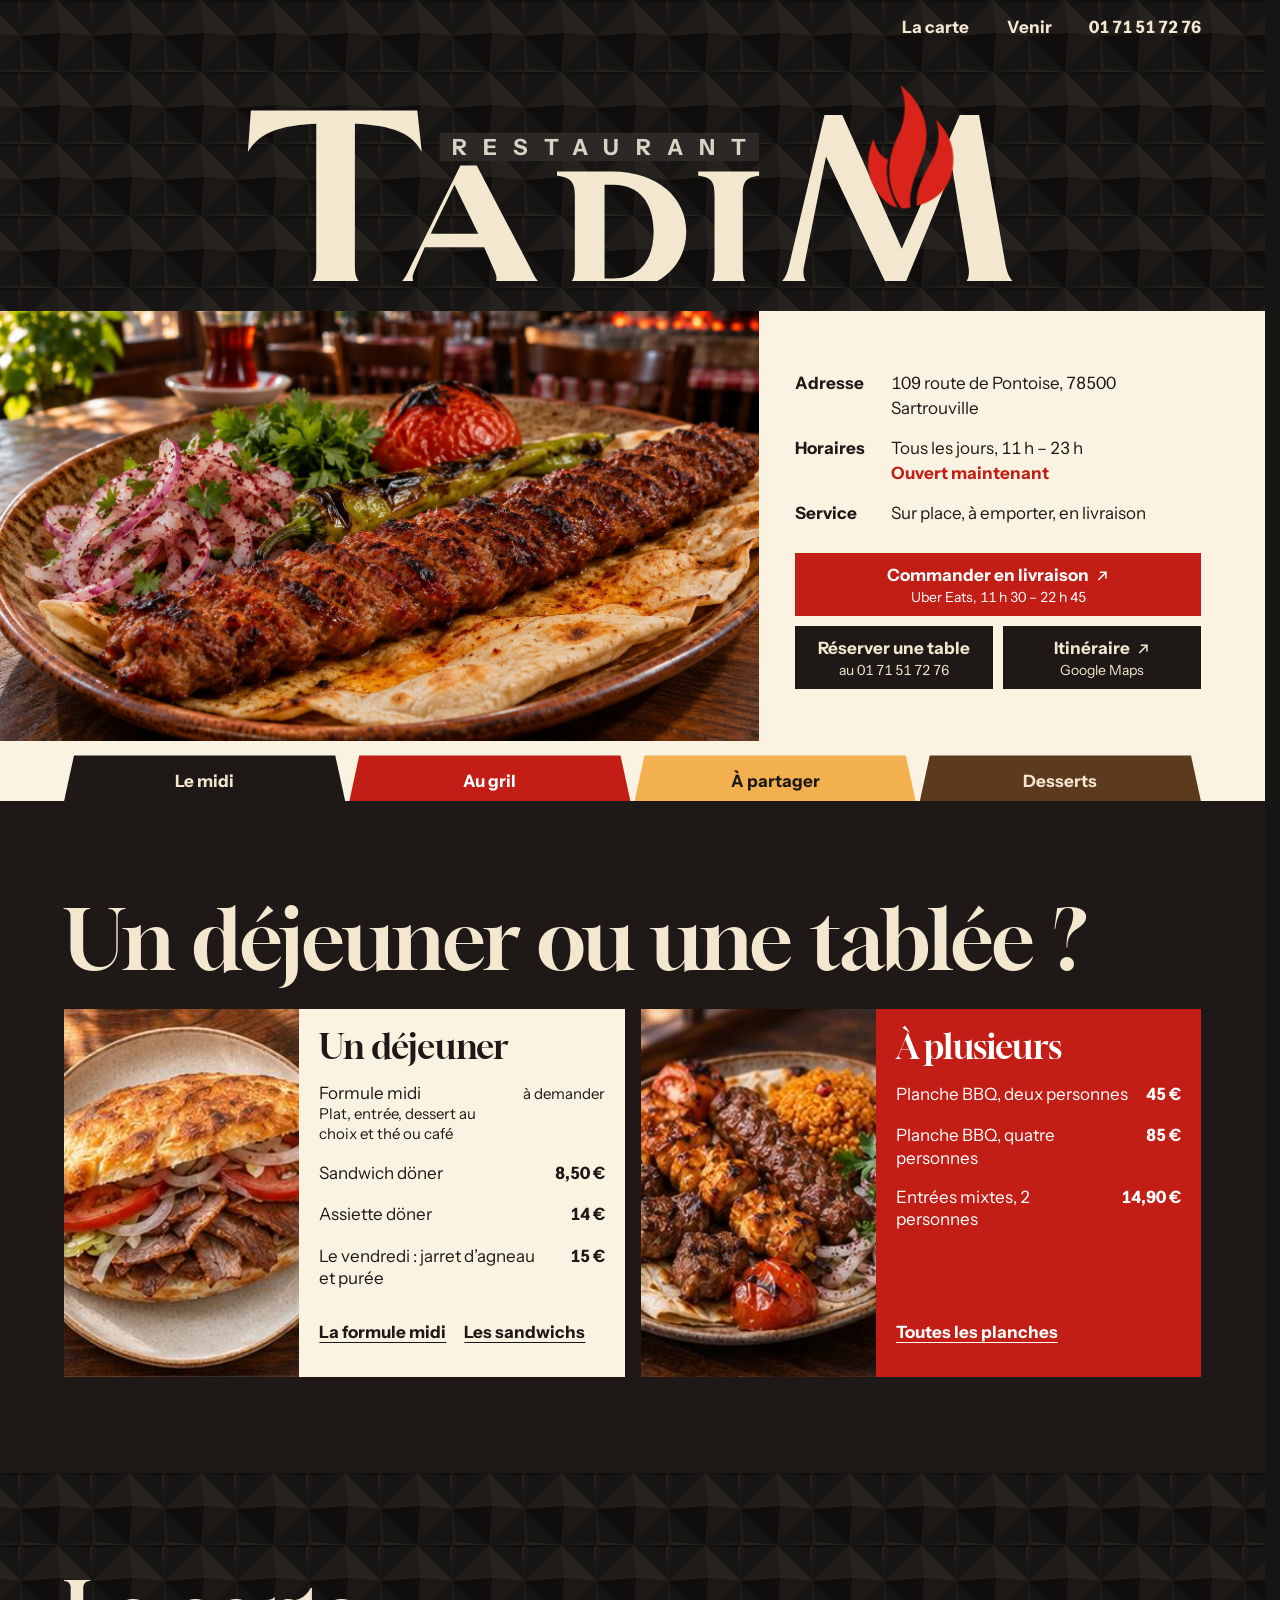
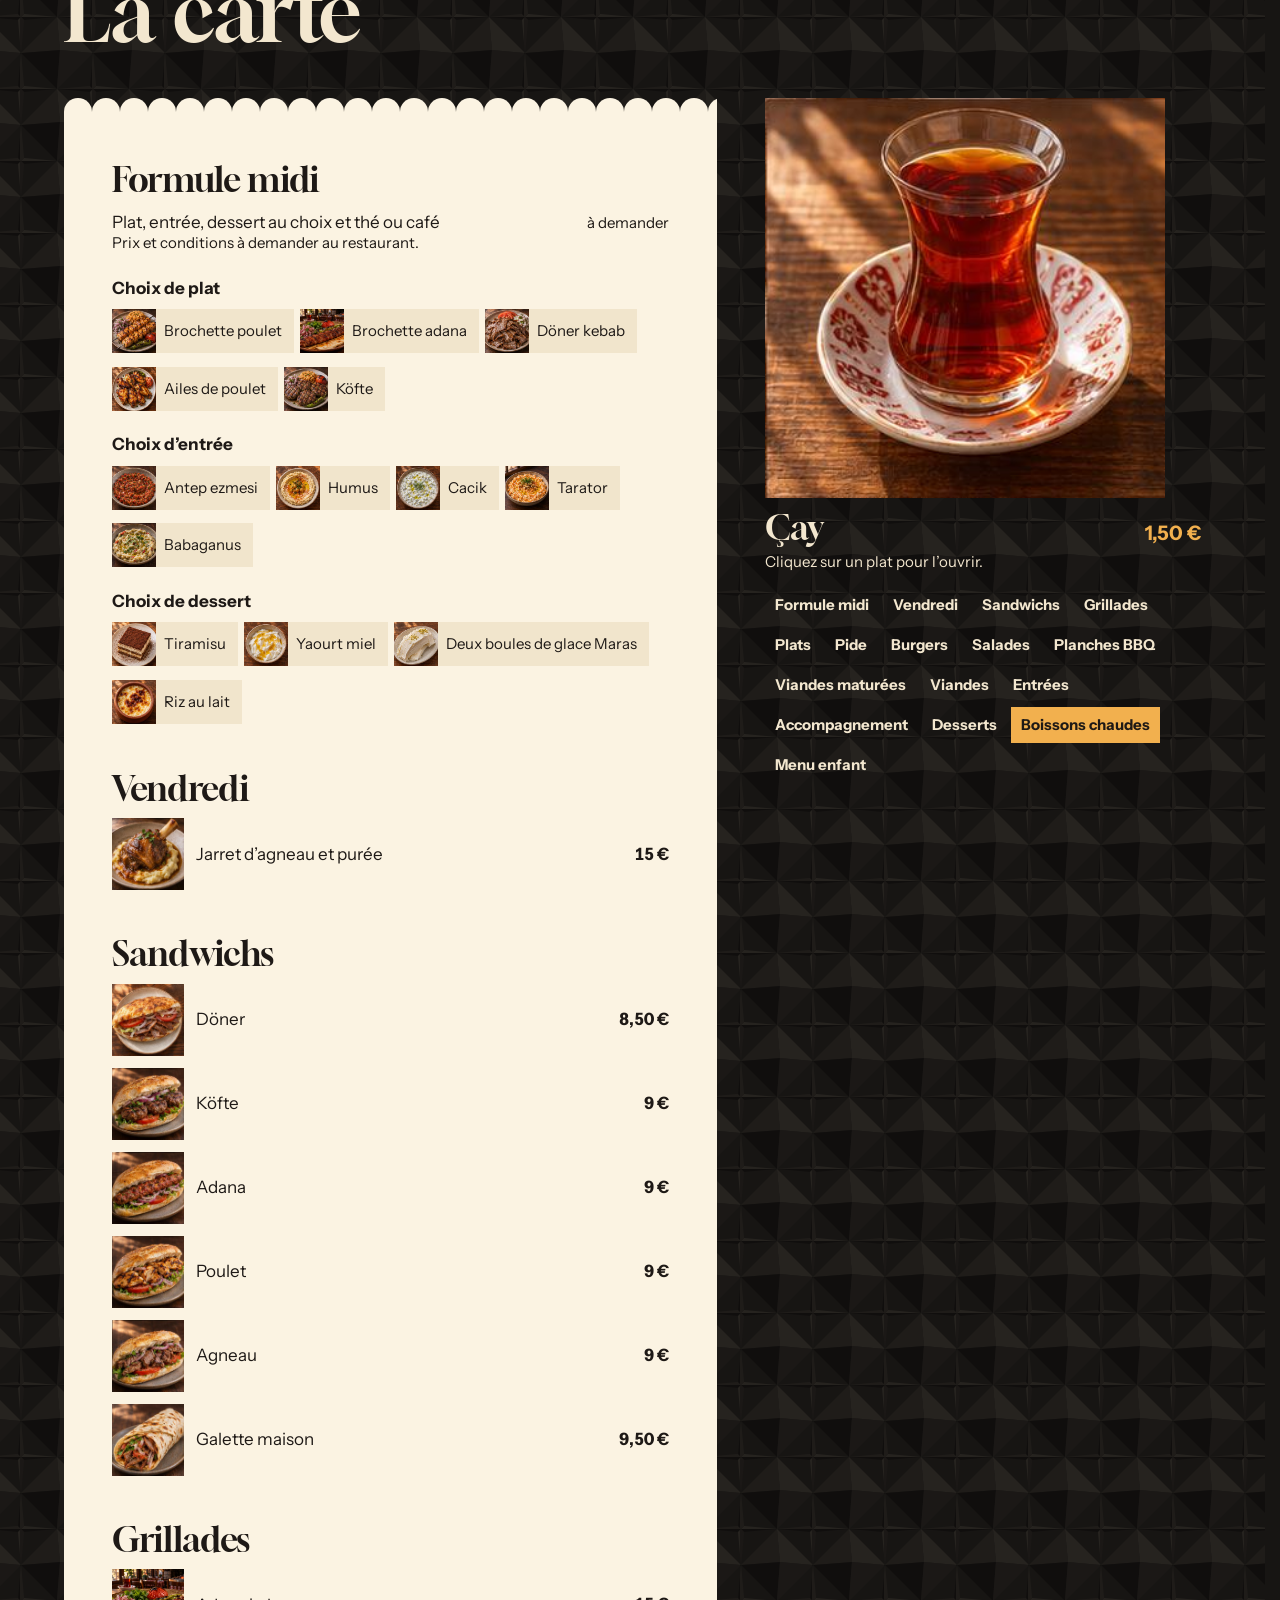
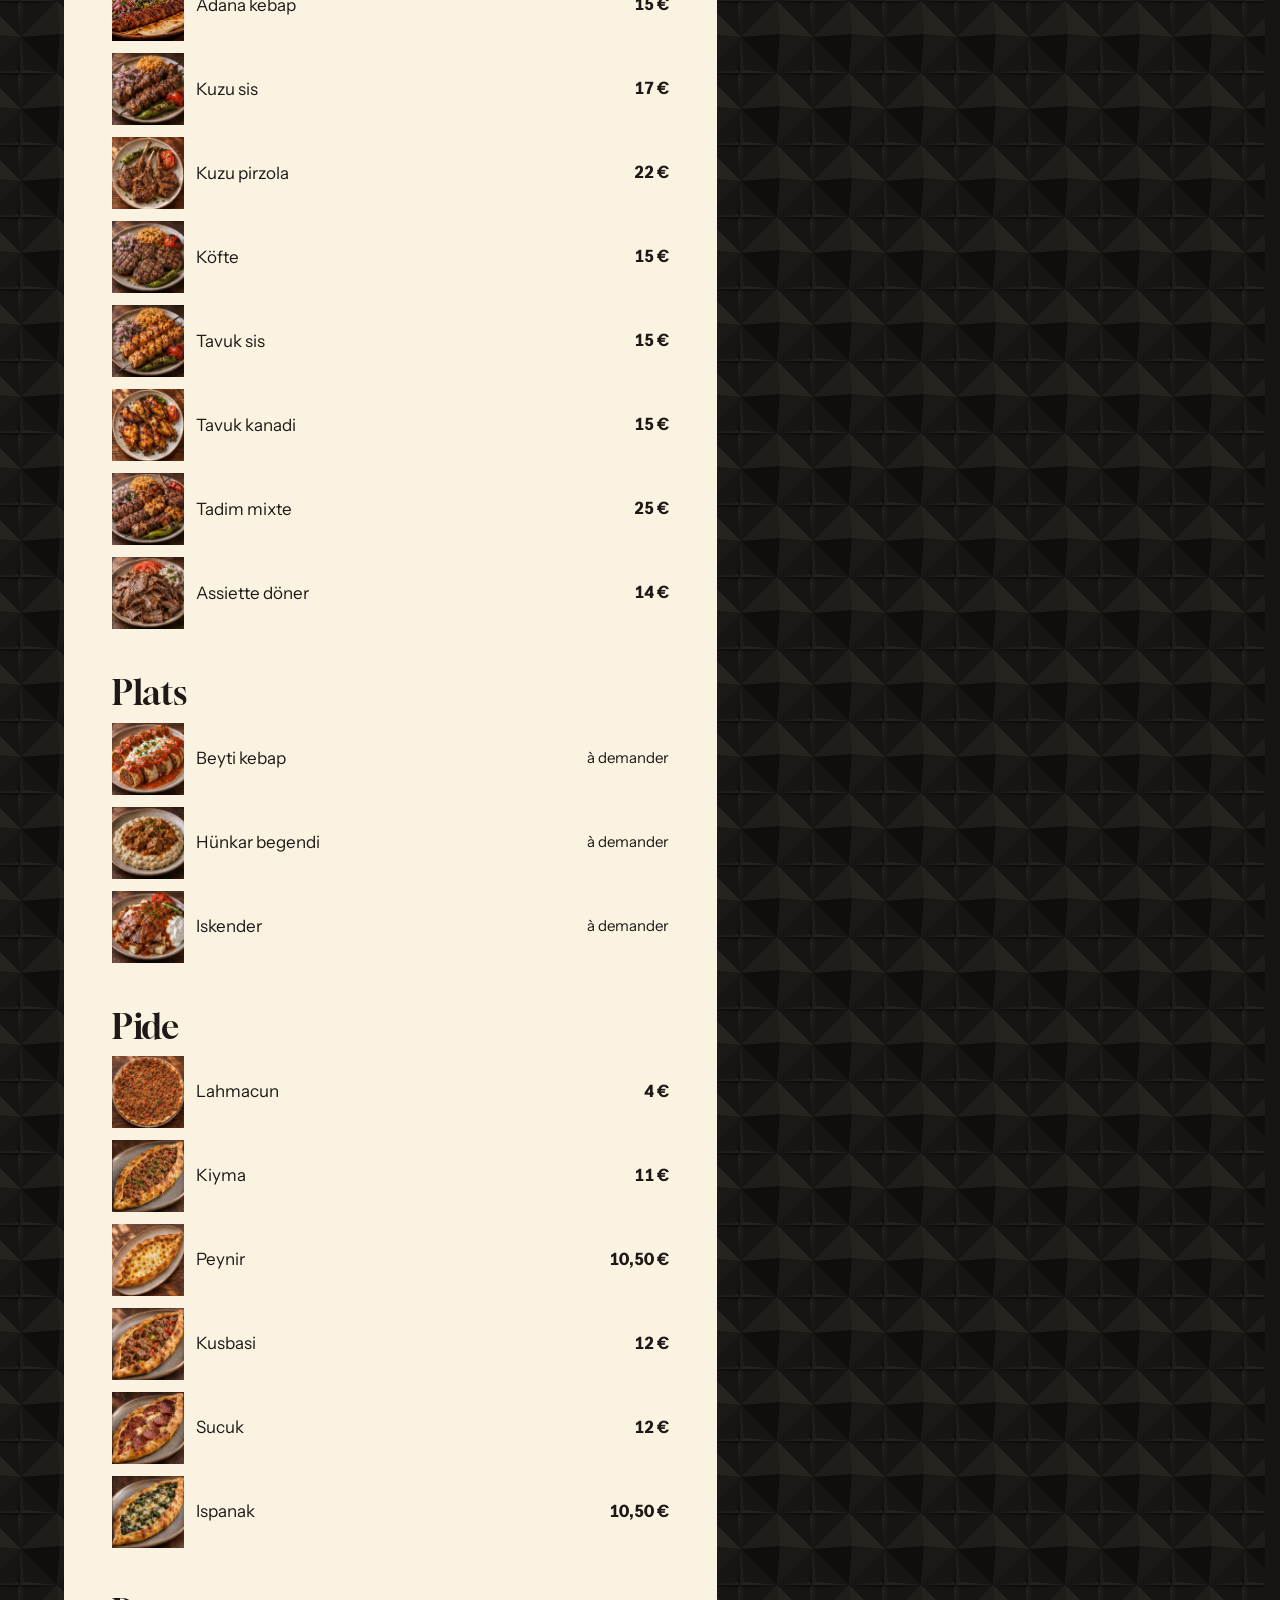
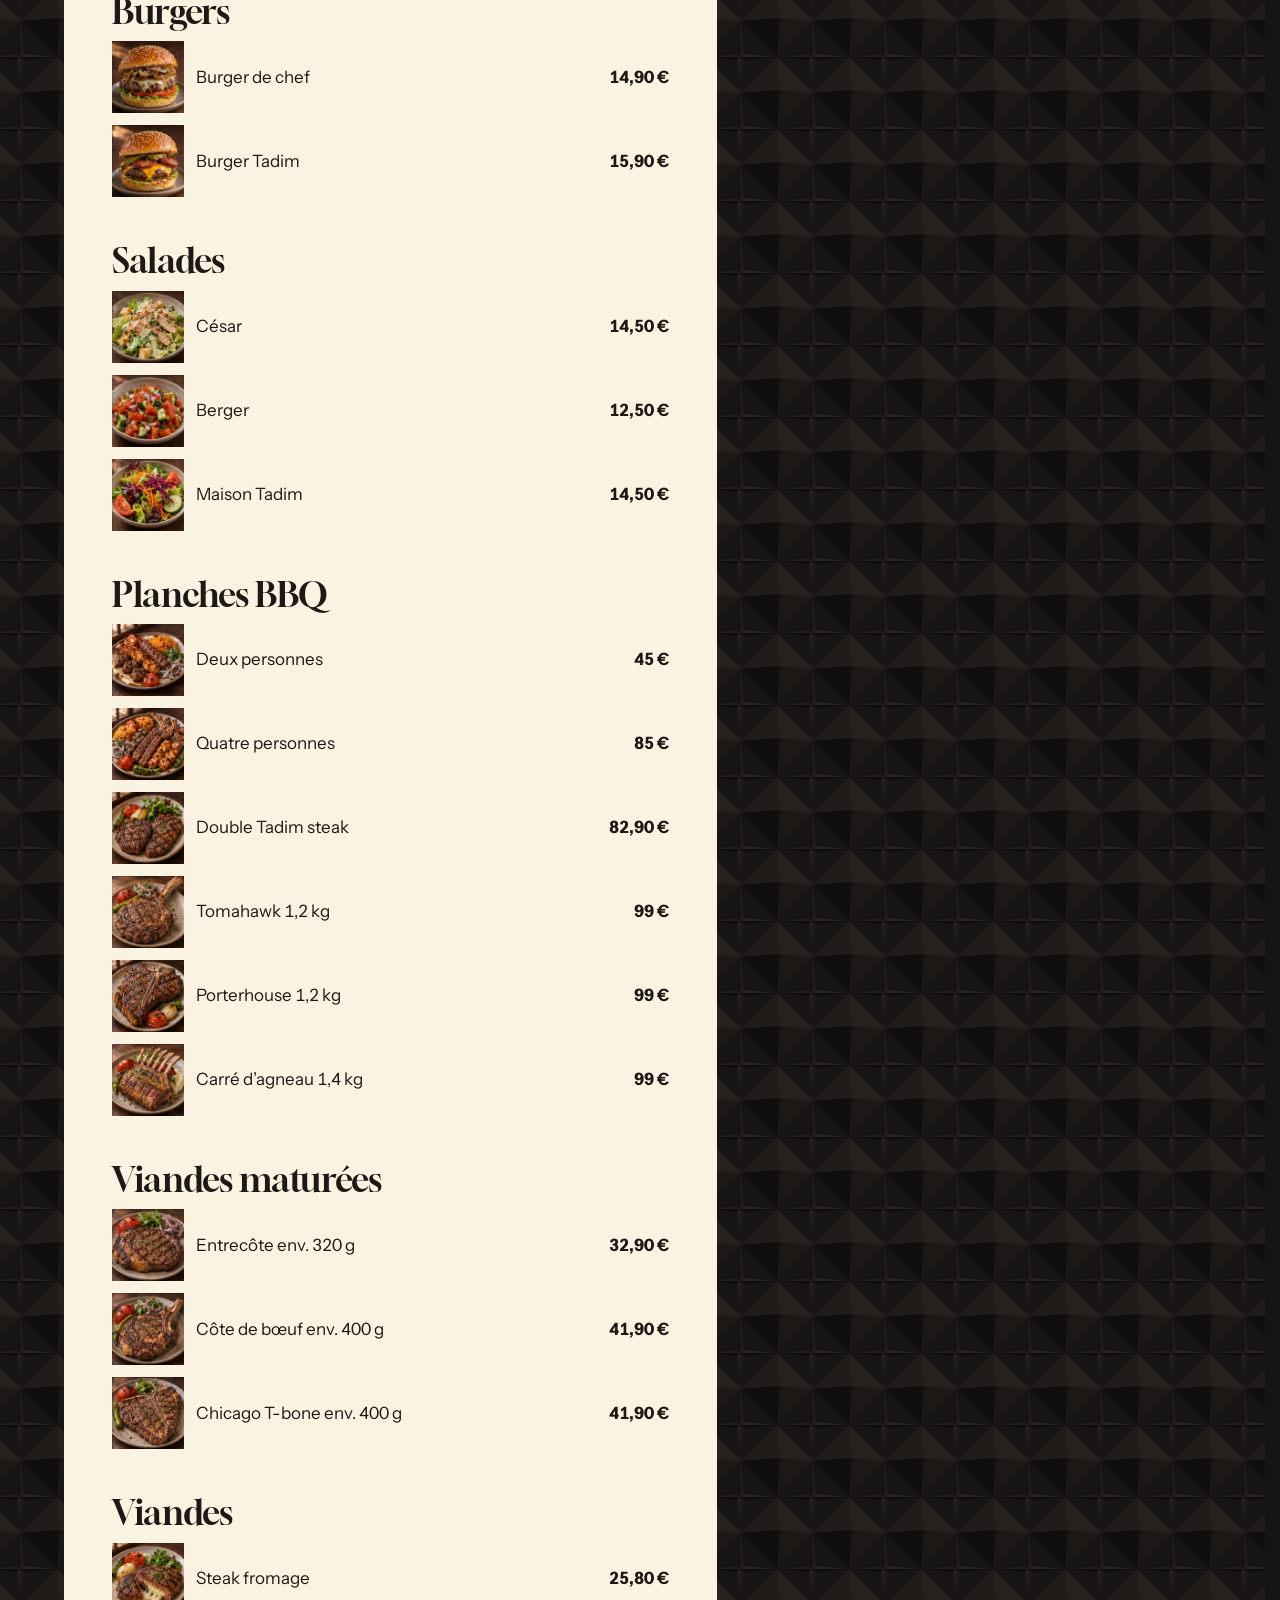
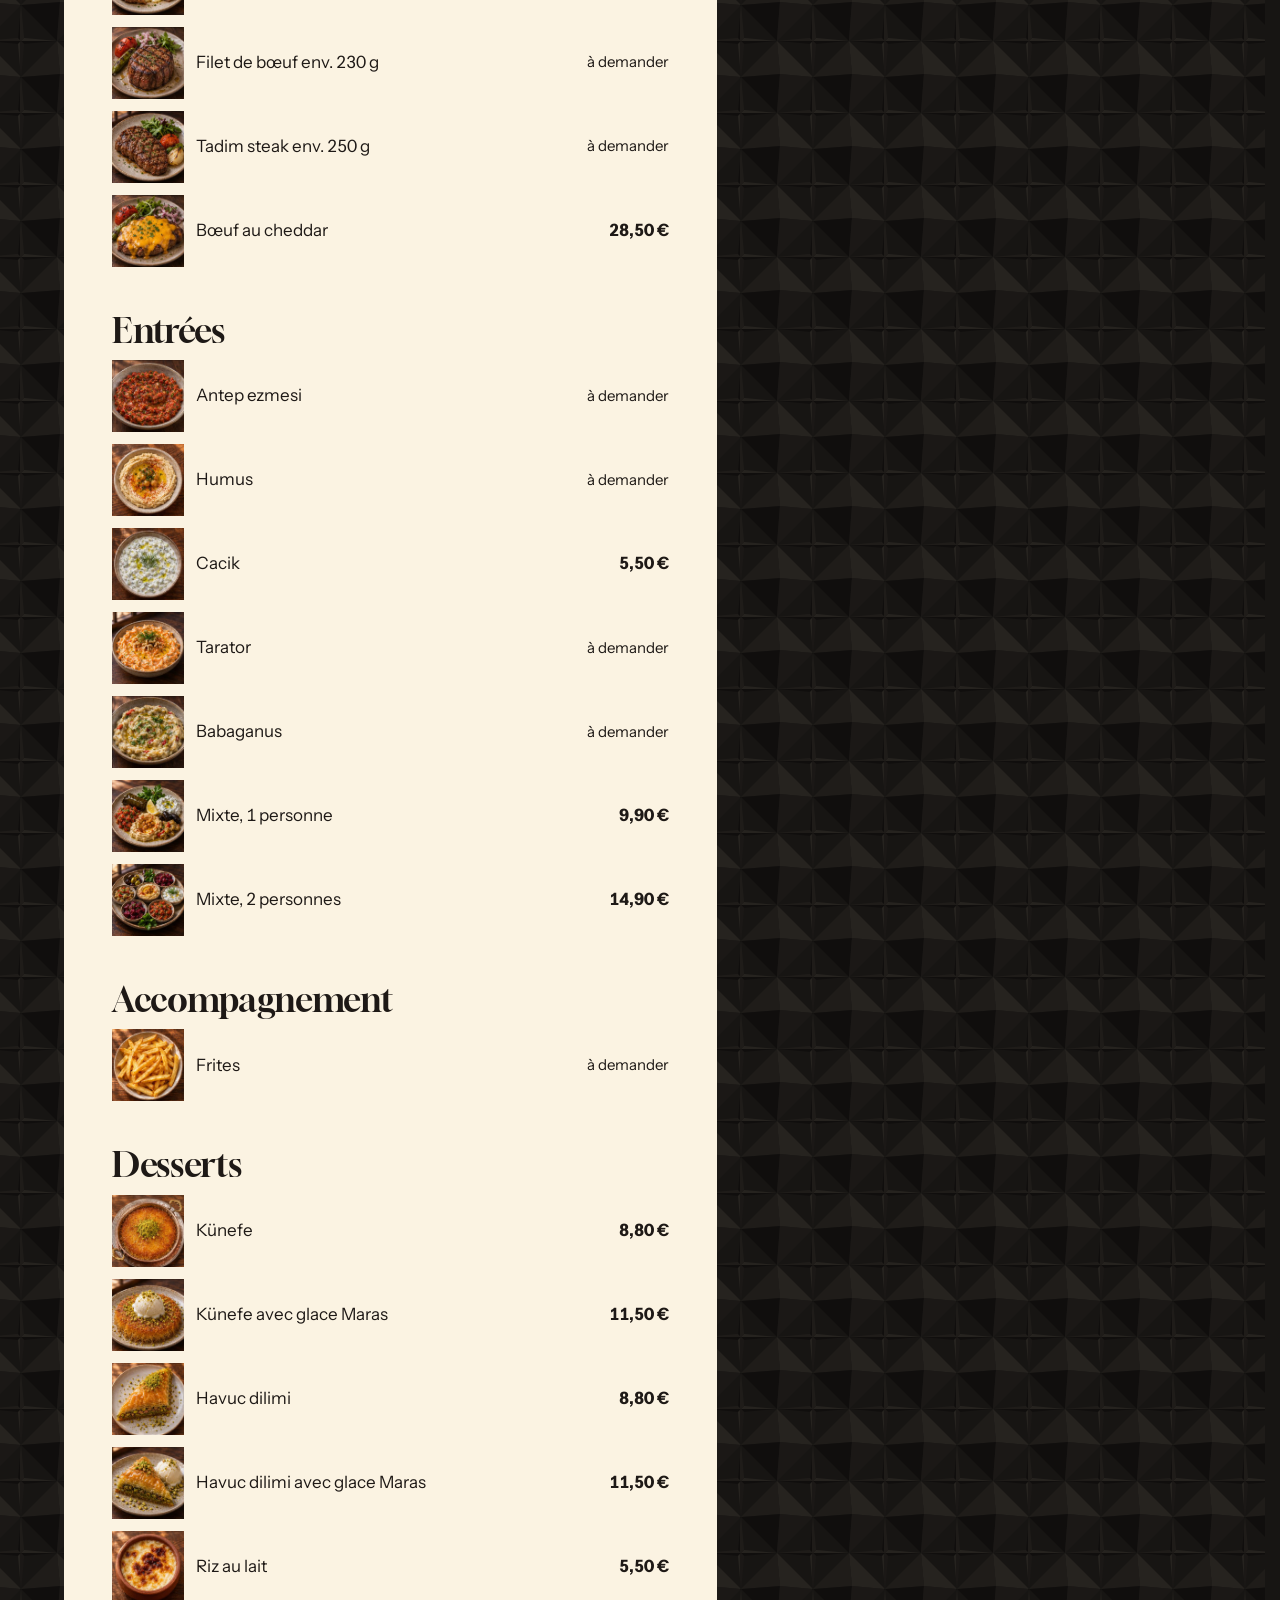
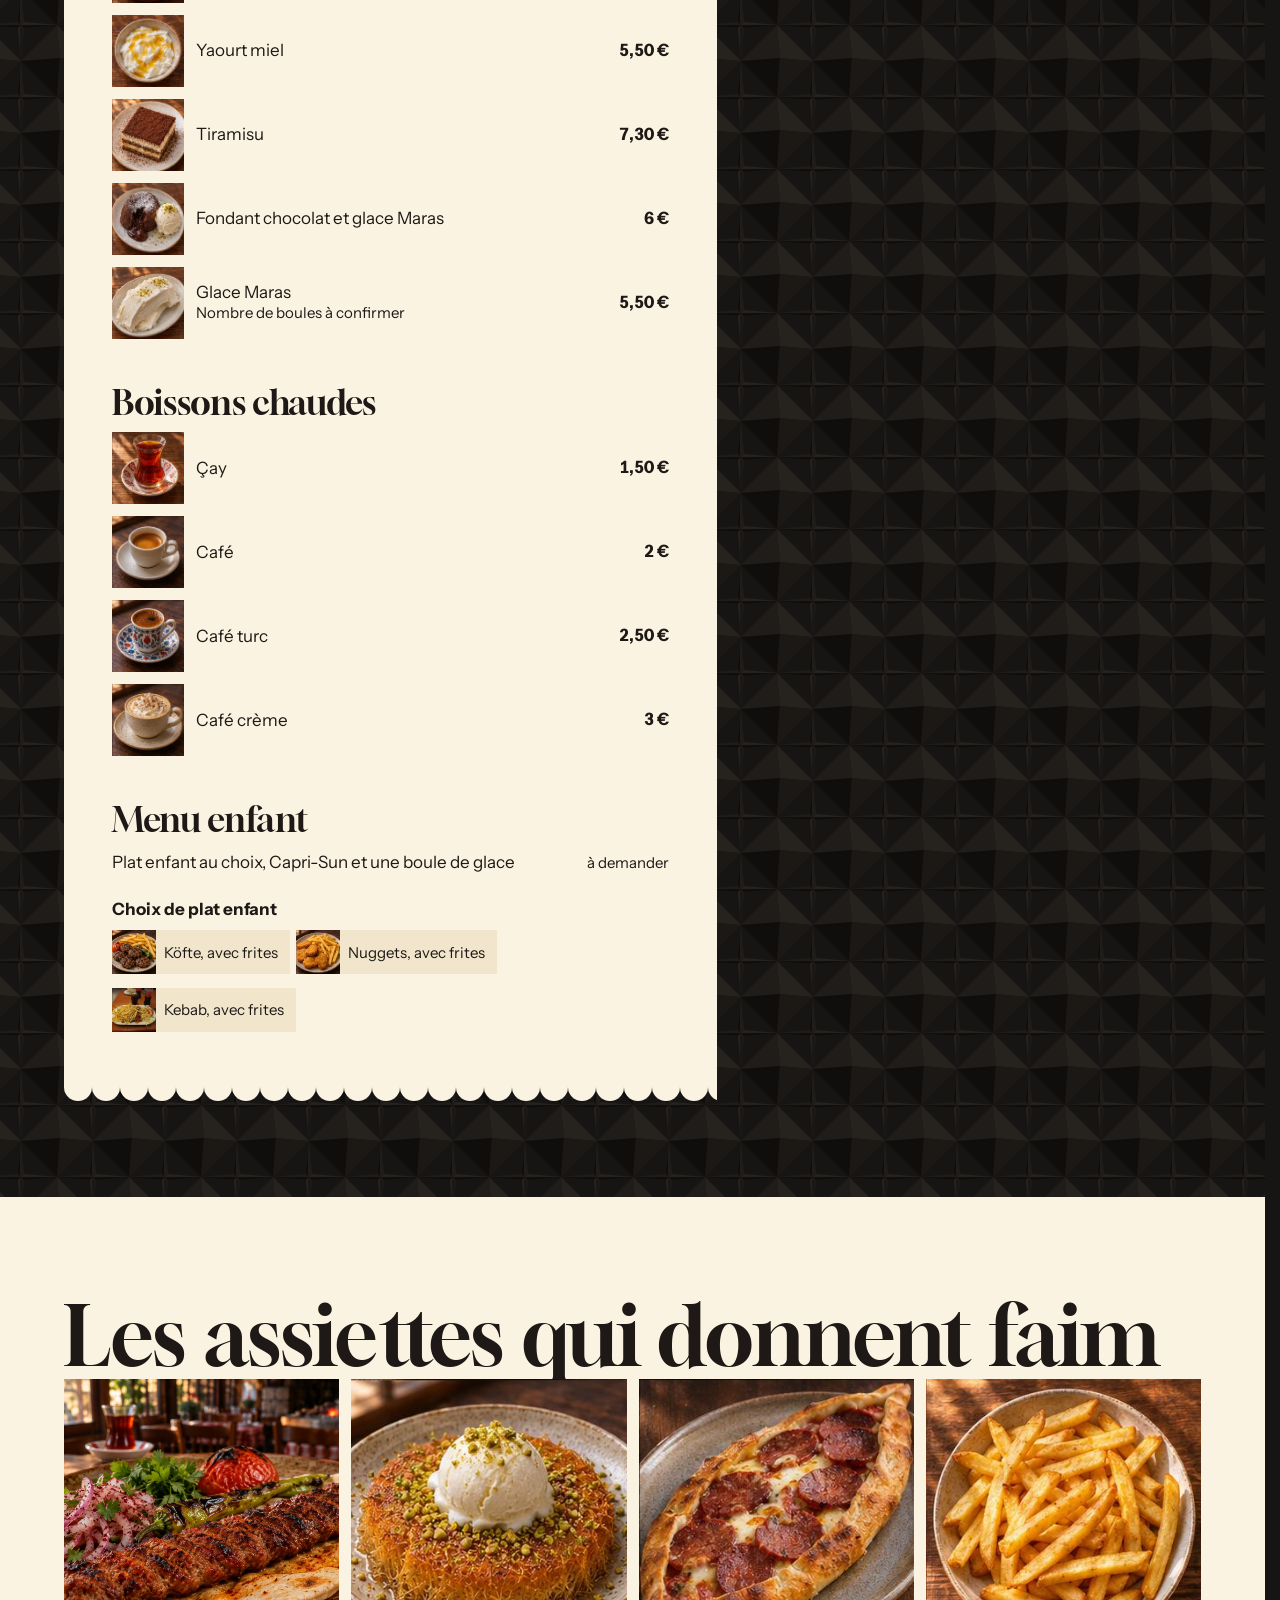
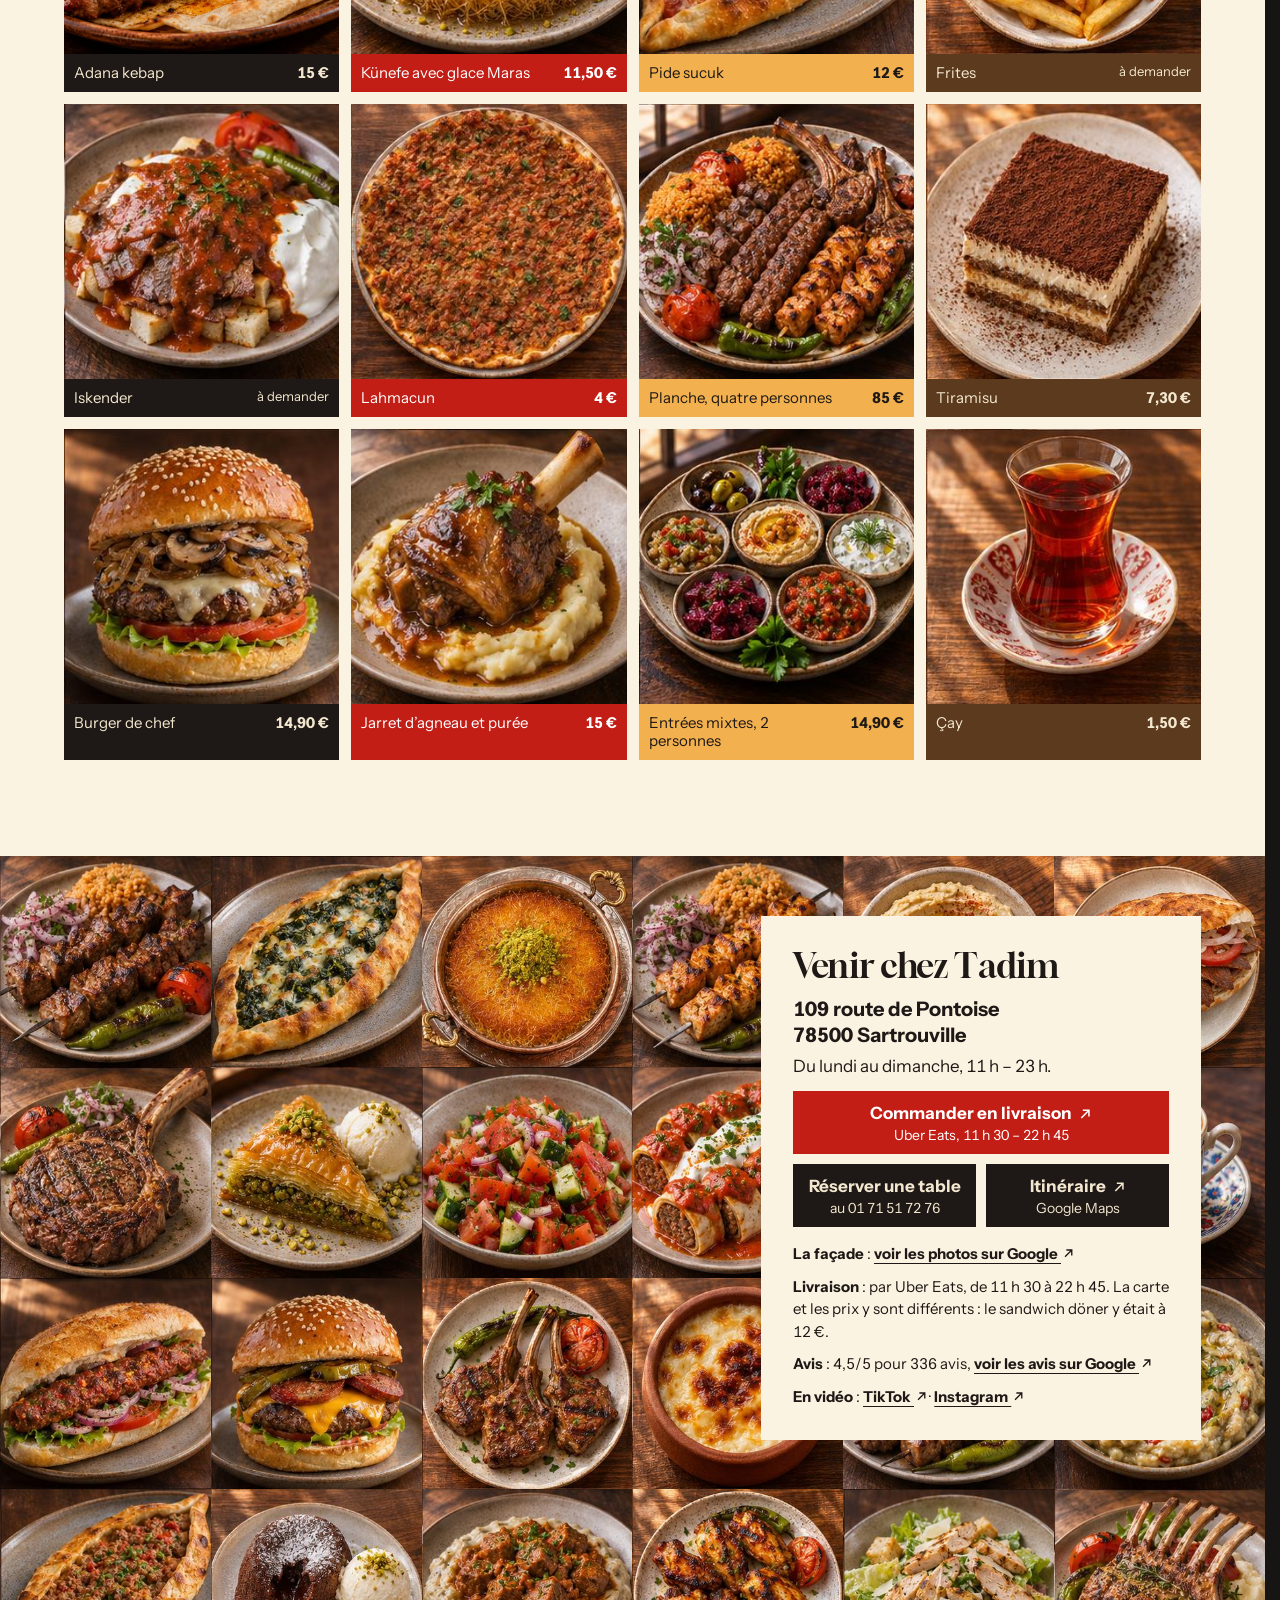
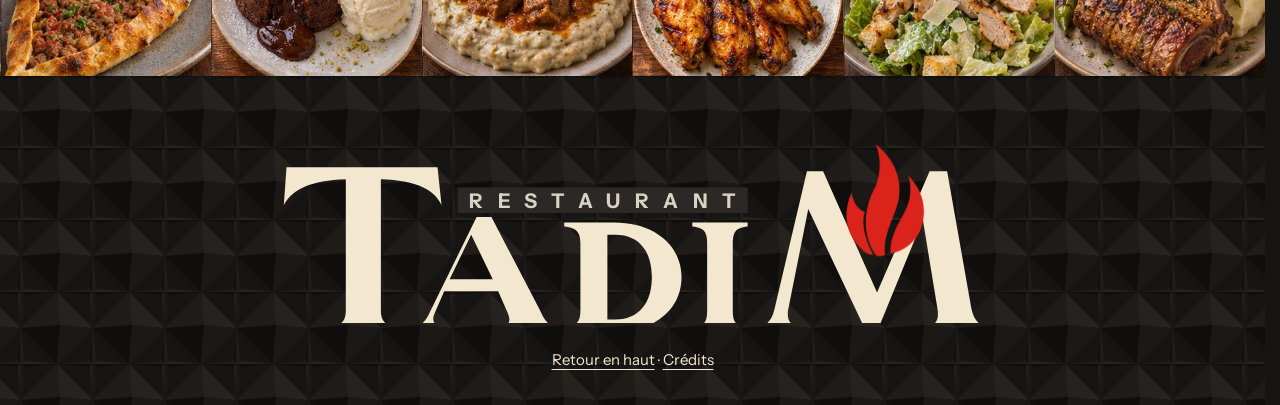
<file: v0.3/index.html>
<!doctype html>
<html lang="fr">
<head>
<meta charset="utf-8">
<meta name="viewport" content="width=device-width, initial-scale=1">
<meta name="robots" content="noindex">
<meta name="referrer" content="no-referrer">
<meta name="theme-color" content="#171513">
<title>Tadim · Restaurant turc à Sartrouville</title>
<meta name="description" content="Tadim, restaurant turc au 109 route de Pontoise à Sartrouville : la carte, l’adresse et le téléphone.">
<link rel="stylesheet" href="vitrine.css">
</head>
<body id="haut">
<svg class="sprite" aria-hidden="true" width="0" height="0">
  <symbol id="i-sortie" viewBox="0 0 16 16"><path d="M5 3h8v8M13 3 3 13" fill="none" stroke="currentColor" stroke-width="2"/></symbol>
  <symbol id="i-fermer" viewBox="0 0 16 16"><path d="m3 3 10 10M13 3 3 13" fill="none" stroke="currentColor" stroke-width="2"/></symbol>
  <symbol id="lettrage" viewBox="-6 -24 1068 306">
    <rect x="262" y="58" width="430" height="38" fill="#2B2825"/>
    <text x="477" y="88" text-anchor="middle" textLength="396" font-family="Instrument Sans, sans-serif" font-weight="700" font-size="30" fill="#D9D3C6">RESTAURANT</text>
    <g fill="#F3E7CF" fill-rule="evenodd">
      <path d="M8 28H232L238 84C226 60 200 48 148 46V240C148 258 156 264 178 266V272H66V266C88 264 96 258 96 240V46C44 48 18 60 4 84Z"/>
      <g transform="translate(16 0)">
        <path d="M176 272V266C192 264 198 258 206 240L274 102H296L368 240C376 258 382 264 396 266V272H304V266C322 264 326 258 320 244L306 212H226L212 244C206 258 212 264 228 266V272ZM234 194H298L266 128Z"/>
        <path d="M404 116V110H478C540 110 578 146 578 191C578 238 540 272 478 272H404V266C422 264 428 258 428 240V142C428 124 422 118 404 116ZM468 128V254H480C516 254 534 228 534 191C534 154 516 128 480 128Z"/>
        <path d="M594 116V110H676V116C658 118 654 124 654 142V240C654 258 658 264 676 266V272H594V266C612 264 616 258 616 240V142C616 124 612 118 594 116Z"/>
        <path d="M688 272V266C704 264 712 256 716 238L764 34H788L868 214L946 34H972L1008 238C1012 256 1020 264 1036 266V272H938V266C954 264 960 256 958 240L936 106L868 272H852L766 90L736 240C734 256 740 264 756 266V272Z"/>
      </g>
    </g>
    <g class="flamme" fill="#D9231B" transform="translate(16 0)">
      <path d="M846 150C822 128 816 98 830 66C834 84 842 92 850 94C846 104 846 128 862 158C858 158 852 156 846 150Z"/>
      <path d="M868 160C846 132 846 92 866 56C874 34 874 14 866 -6C892 14 906 44 900 76C894 104 876 128 880 158C876 160 872 160 868 160Z"/>
      <path d="M888 156C886 132 900 112 910 92C918 76 920 58 914 40C936 62 944 92 932 122C924 140 908 152 888 156Z"/>
    </g>
  </symbol>
</svg>
<a class="evitement" href="#carte">Aller à la carte</a>

<div class="facade">
  <nav class="haut" aria-label="Navigation principale">
    <a href="#carte">La carte</a>
    <a href="#venir">Venir</a>
    <a class="haut-tel" href="tel:+33171517276">01 71 51 72 76</a>
  </nav>
  <h1><span class="lecteur">Tadim, restaurant turc à Sartrouville</span><svg class="enseigne" viewBox="-6 -24 1068 306" aria-hidden="true"><use href="#lettrage"/></svg></h1>
</div>

<main>
<section class="vitrine" aria-label="L’essentiel pour venir">
  <figure class="vitrine-photo">
    <img src="images/adana-presentation.jpg" width="1536" height="1024" alt="Adana sur galette, oignons au sumac, piment et tomate grillés, avec une salle de restaurant et un gril flous à l’arrière-plan." fetchpriority="high">
  </figure>
  <div class="ticket">
    <dl class="reperes">
      <div><dt>Adresse</dt><dd>109 route de Pontoise, 78500 Sartrouville</dd></div>
      <div><dt>Horaires</dt><dd>Tous les jours, 11 h – 23 h <span id="etat" class="etat"></span></dd></div>
      <div><dt>Service</dt><dd>Sur place, à emporter, en livraison</dd></div>
    </dl>
    <div class="actions">
      <a class="btn btn-plein" href="https://www.ubereats.com/fr/store/restaurant-tadim/_vxpUkzoSey6EHyiwWJ5nA" target="_blank" rel="noopener noreferrer">Commander en livraison <svg class="i" aria-hidden="true"><use href="#i-sortie"/></svg><small>Uber Eats, 11 h 30 – 22 h 45</small><span class="lecteur"> (nouvel onglet)</span></a>
      <a class="btn btn-ligne" href="tel:+33171517276">Réserver une table <small>au 01 71 51 72 76</small></a>
      <a class="btn btn-ligne" href="https://www.google.com/maps/dir/?api=1&amp;destination=109%20route%20de%20Pontoise%2C%2078500%20Sartrouville">Itinéraire <svg class="i" aria-hidden="true"><use href="#i-sortie"/></svg><small>Google Maps</small></a>
    </div>
  </div>
  <nav class="onglets" aria-label="Aller vers une rubrique">
    <a href="#formule-midi">Le midi</a>
    <a href="#grillades">Au gril</a>
    <a href="#planches-bbq">À partager</a>
    <a href="#desserts">Desserts</a>
  </nav>
</section>

<section class="comparer" aria-labelledby="titre-comparer">
  <h2 id="titre-comparer" class="entree">Un déjeuner ou une tablée ?</h2>
  <div class="duo">
    <article class="choix entree">
      <a class="choix-photo" href="images/doner-presentation.jpg" data-photo="doner" data-nom="Sandwich döner"><img class="vignette" src="images/doner-presentation.jpg" alt="" width="313" height="313" loading="lazy"></a>
      <div class="choix-texte">
        <h3>Un déjeuner</h3>
        <ul>
          <li class="ligne-simple"><span class="nom">Formule midi<small>Plat, entrée, dessert au choix et thé ou café</small></span><span class="prix absent">à demander</span></li>
          <li class="ligne-simple"><span class="nom">Sandwich döner</span><span class="prix">8,50&nbsp;€</span></li>
          <li class="ligne-simple"><span class="nom">Assiette döner</span><span class="prix">14&nbsp;€</span></li>
          <li class="ligne-simple"><span class="nom">Le vendredi : jarret d’agneau et purée</span><span class="prix">15&nbsp;€</span></li>
        </ul>
        <p class="liens"><a href="#formule-midi">La formule midi</a><a href="#sandwichs">Les sandwichs</a></p>
      </div>
    </article>
    <article class="choix partage entree">
      <a class="choix-photo" href="images/planche-deux-presentation.jpg" data-photo="planche-deux" data-nom="Planche BBQ, deux personnes"><img class="vignette" src="images/planche-deux-presentation.jpg" alt="" width="313" height="313" loading="lazy"></a>
      <div class="choix-texte">
        <h3>À plusieurs</h3>
        <ul>
          <li class="ligne-simple"><span class="nom">Planche BBQ, deux personnes</span><span class="prix">45&nbsp;€</span></li>
          <li class="ligne-simple"><span class="nom">Planche BBQ, quatre personnes</span><span class="prix">85&nbsp;€</span></li>
          <li class="ligne-simple"><span class="nom">Entrées mixtes, 2 personnes</span><span class="prix">14,90&nbsp;€</span></li>
        </ul>
        <p class="liens"><a href="#planches-bbq">Toutes les planches</a></p>
      </div>
    </article>
  </div>
</section>

<section class="carte" id="carte" aria-labelledby="titre-carte">
  <h2 id="titre-carte">La carte</h2>

  <div class="carte-grille">
    <div class="colonne">
      <div class="apercu" aria-hidden="true">
        <div class="apercu-cadre"><img class="visible" src="images/adana-presentation.jpg" alt="" width="1536" height="1024"></div>
        <p class="apercu-nom"><span id="apercu-nom">Adana kebap</span><span id="apercu-prix">15&nbsp;€</span></p>
        <p class="apercu-note">Cliquez sur un plat pour l’ouvrir.</p>
      </div>
      <nav class="rubriques" aria-label="Rubriques de la carte">
        <a href="#formule-midi">Formule midi</a>
        <a href="#vendredi">Vendredi</a>
        <a href="#sandwichs">Sandwichs</a>
        <a href="#grillades">Grillades</a>
        <a href="#plats">Plats</a>
        <a href="#pide">Pide</a>
        <a href="#burgers">Burgers</a>
        <a href="#salades">Salades</a>
        <a href="#planches-bbq">Planches BBQ</a>
        <a href="#viandes-maturees">Viandes maturées</a>
        <a href="#viandes">Viandes</a>
        <a href="#entrees">Entrées</a>
        <a href="#accompagnement">Accompagnement</a>
        <a href="#desserts">Desserts</a>
        <a href="#boissons-chaudes">Boissons chaudes</a>
        <a href="#menu-enfant">Menu enfant</a>
      </nav>
    </div>
    <div class="feuille">
      <section class="bloc" id="formule-midi" data-rubrique="Formule midi">
        <h3>Formule midi</h3>
        <ul class="lignes"><li class="ligne-simple"><span class="nom">Plat, entrée, dessert au choix et thé ou café<small>Prix et conditions à demander au restaurant.</small></span><span class="prix absent">à demander</span></li></ul>
        <h4>Choix de plat</h4><ul class="pastilles"><li><a class="pastille" href="images/tavuk-sis-presentation.jpg" data-photo="tavuk-sis" data-nom="Brochette poulet"><img src="images/tavuk-sis-presentation.jpg" alt="" width="44" height="44" loading="lazy">Brochette poulet</a></li><li><a class="pastille" href="images/adana-presentation.jpg" data-photo="adana" data-nom="Brochette adana"><img src="images/adana-presentation.jpg" alt="" width="44" height="44" loading="lazy">Brochette adana</a></li><li><a class="pastille" href="images/assiette-doner-presentation.jpg" data-photo="assiette-doner" data-nom="Döner kebab"><img src="images/assiette-doner-presentation.jpg" alt="" width="44" height="44" loading="lazy">Döner kebab</a></li><li><a class="pastille" href="images/tavuk-kanadi-presentation.jpg" data-photo="tavuk-kanadi" data-nom="Ailes de poulet"><img src="images/tavuk-kanadi-presentation.jpg" alt="" width="44" height="44" loading="lazy">Ailes de poulet</a></li><li><a class="pastille" href="images/kofte-presentation.jpg" data-photo="kofte" data-nom="Köfte"><img src="images/kofte-presentation.jpg" alt="" width="44" height="44" loading="lazy">Köfte</a></li></ul>
<h4>Choix d’entrée</h4><ul class="pastilles"><li><a class="pastille" href="images/ezmesi-presentation.jpg" data-photo="ezmesi" data-nom="Antep ezmesi"><img src="images/ezmesi-presentation.jpg" alt="" width="44" height="44" loading="lazy">Antep ezmesi</a></li><li><a class="pastille" href="images/humus-presentation.jpg" data-photo="humus" data-nom="Humus"><img src="images/humus-presentation.jpg" alt="" width="44" height="44" loading="lazy">Humus</a></li><li><a class="pastille" href="images/cacik-presentation.jpg" data-photo="cacik" data-nom="Cacik"><img src="images/cacik-presentation.jpg" alt="" width="44" height="44" loading="lazy">Cacik</a></li><li><a class="pastille" href="images/tarator-presentation.jpg" data-photo="tarator" data-nom="Tarator"><img src="images/tarator-presentation.jpg" alt="" width="44" height="44" loading="lazy">Tarator</a></li><li><a class="pastille" href="images/babaganus-presentation.jpg" data-photo="babaganus" data-nom="Babaganus"><img src="images/babaganus-presentation.jpg" alt="" width="44" height="44" loading="lazy">Babaganus</a></li></ul>
<h4>Choix de dessert</h4><ul class="pastilles"><li><a class="pastille" href="images/tiramisu-presentation.jpg" data-photo="tiramisu" data-nom="Tiramisu"><img src="images/tiramisu-presentation.jpg" alt="" width="44" height="44" loading="lazy">Tiramisu</a></li><li><a class="pastille" href="images/yaourt-miel-presentation.jpg" data-photo="yaourt-miel" data-nom="Yaourt miel"><img src="images/yaourt-miel-presentation.jpg" alt="" width="44" height="44" loading="lazy">Yaourt miel</a></li><li><a class="pastille" href="images/glace-maras-presentation.jpg" data-photo="glace-maras" data-nom="Deux boules de glace Maras"><img src="images/glace-maras-presentation.jpg" alt="" width="44" height="44" loading="lazy">Deux boules de glace Maras</a></li><li><a class="pastille" href="images/riz-au-lait-presentation.jpg" data-photo="riz-au-lait" data-nom="Riz au lait"><img src="images/riz-au-lait-presentation.jpg" alt="" width="44" height="44" loading="lazy">Riz au lait</a></li></ul>
      </section>
      <section class="bloc" id="vendredi" data-rubrique="Vendredi">
        <h3>Vendredi</h3>
        <ul class="lignes"><li><a class="ligne" href="images/jarret-presentation.jpg" data-photo="jarret" data-nom="Jarret d’agneau et purée"><img class="vignette" src="images/jarret-presentation.jpg" alt="" width="72" height="72" loading="lazy"><span class="nom">Jarret d’agneau et purée</span><span class="prix">15&nbsp;€</span></a></li></ul>
        
      </section>
      <section class="bloc" id="sandwichs" data-rubrique="Sandwichs">
        <h3>Sandwichs</h3>
        <ul class="lignes"><li><a class="ligne" href="images/doner-presentation.jpg" data-photo="doner" data-nom="Döner"><img class="vignette" src="images/doner-presentation.jpg" alt="" width="72" height="72" loading="lazy"><span class="nom">Döner</span><span class="prix">8,50&nbsp;€</span></a></li>
<li><a class="ligne" href="images/sandwich-kofte-presentation.jpg" data-photo="sandwich-kofte" data-nom="Köfte"><img class="vignette" src="images/sandwich-kofte-presentation.jpg" alt="" width="72" height="72" loading="lazy"><span class="nom">Köfte</span><span class="prix">9&nbsp;€</span></a></li>
<li><a class="ligne" href="images/sandwich-adana-presentation.jpg" data-photo="sandwich-adana" data-nom="Adana"><img class="vignette" src="images/sandwich-adana-presentation.jpg" alt="" width="72" height="72" loading="lazy"><span class="nom">Adana</span><span class="prix">9&nbsp;€</span></a></li>
<li><a class="ligne" href="images/sandwich-poulet-presentation.jpg" data-photo="sandwich-poulet" data-nom="Poulet"><img class="vignette" src="images/sandwich-poulet-presentation.jpg" alt="" width="72" height="72" loading="lazy"><span class="nom">Poulet</span><span class="prix">9&nbsp;€</span></a></li>
<li><a class="ligne" href="images/sandwich-agneau-presentation.jpg" data-photo="sandwich-agneau" data-nom="Agneau"><img class="vignette" src="images/sandwich-agneau-presentation.jpg" alt="" width="72" height="72" loading="lazy"><span class="nom">Agneau</span><span class="prix">9&nbsp;€</span></a></li>
<li><a class="ligne" href="images/galette-presentation.jpg" data-photo="galette" data-nom="Galette maison"><img class="vignette" src="images/galette-presentation.jpg" alt="" width="72" height="72" loading="lazy"><span class="nom">Galette maison</span><span class="prix">9,50&nbsp;€</span></a></li></ul>
        
      </section>
      <section class="bloc" id="grillades" data-rubrique="Grillades">
        <h3>Grillades</h3>
        <ul class="lignes"><li><a class="ligne" href="images/adana-presentation.jpg" data-photo="adana" data-nom="Adana kebap"><img class="vignette" src="images/adana-presentation.jpg" alt="" width="72" height="72" loading="lazy"><span class="nom">Adana kebap</span><span class="prix">15&nbsp;€</span></a></li>
<li><a class="ligne" href="images/kuzu-sis-presentation.jpg" data-photo="kuzu-sis" data-nom="Kuzu sis"><img class="vignette" src="images/kuzu-sis-presentation.jpg" alt="" width="72" height="72" loading="lazy"><span class="nom">Kuzu sis</span><span class="prix">17&nbsp;€</span></a></li>
<li><a class="ligne" href="images/kuzu-pirzola-presentation.jpg" data-photo="kuzu-pirzola" data-nom="Kuzu pirzola"><img class="vignette" src="images/kuzu-pirzola-presentation.jpg" alt="" width="72" height="72" loading="lazy"><span class="nom">Kuzu pirzola</span><span class="prix">22&nbsp;€</span></a></li>
<li><a class="ligne" href="images/kofte-presentation.jpg" data-photo="kofte" data-nom="Köfte"><img class="vignette" src="images/kofte-presentation.jpg" alt="" width="72" height="72" loading="lazy"><span class="nom">Köfte</span><span class="prix">15&nbsp;€</span></a></li>
<li><a class="ligne" href="images/tavuk-sis-presentation.jpg" data-photo="tavuk-sis" data-nom="Tavuk sis"><img class="vignette" src="images/tavuk-sis-presentation.jpg" alt="" width="72" height="72" loading="lazy"><span class="nom">Tavuk sis</span><span class="prix">15&nbsp;€</span></a></li>
<li><a class="ligne" href="images/tavuk-kanadi-presentation.jpg" data-photo="tavuk-kanadi" data-nom="Tavuk kanadi"><img class="vignette" src="images/tavuk-kanadi-presentation.jpg" alt="" width="72" height="72" loading="lazy"><span class="nom">Tavuk kanadi</span><span class="prix">15&nbsp;€</span></a></li>
<li><a class="ligne" href="images/tadim-mixte-presentation.jpg" data-photo="tadim-mixte" data-nom="Tadim mixte"><img class="vignette" src="images/tadim-mixte-presentation.jpg" alt="" width="72" height="72" loading="lazy"><span class="nom">Tadim mixte</span><span class="prix">25&nbsp;€</span></a></li>
<li><a class="ligne" href="images/assiette-doner-presentation.jpg" data-photo="assiette-doner" data-nom="Assiette döner"><img class="vignette" src="images/assiette-doner-presentation.jpg" alt="" width="72" height="72" loading="lazy"><span class="nom">Assiette döner</span><span class="prix">14&nbsp;€</span></a></li></ul>
        
      </section>
      <section class="bloc" id="plats" data-rubrique="Plats">
        <h3>Plats</h3>
        <ul class="lignes"><li><a class="ligne" href="images/beyti-presentation.jpg" data-photo="beyti" data-nom="Beyti kebap"><img class="vignette" src="images/beyti-presentation.jpg" alt="" width="72" height="72" loading="lazy"><span class="nom">Beyti kebap</span><span class="prix absent">à demander</span></a></li>
<li><a class="ligne" href="images/hunkar-presentation.jpg" data-photo="hunkar" data-nom="Hünkar begendi"><img class="vignette" src="images/hunkar-presentation.jpg" alt="" width="72" height="72" loading="lazy"><span class="nom">Hünkar begendi</span><span class="prix absent">à demander</span></a></li>
<li><a class="ligne" href="images/iskender-presentation.jpg" data-photo="iskender" data-nom="Iskender"><img class="vignette" src="images/iskender-presentation.jpg" alt="" width="72" height="72" loading="lazy"><span class="nom">Iskender</span><span class="prix absent">à demander</span></a></li></ul>
        
      </section>
      <section class="bloc" id="pide" data-rubrique="Pide">
        <h3>Pide</h3>
        <ul class="lignes"><li><a class="ligne" href="images/lahmacun-presentation.jpg" data-photo="lahmacun" data-nom="Lahmacun"><img class="vignette" src="images/lahmacun-presentation.jpg" alt="" width="72" height="72" loading="lazy"><span class="nom">Lahmacun</span><span class="prix">4&nbsp;€</span></a></li>
<li><a class="ligne" href="images/pide-kiyma-presentation.jpg" data-photo="pide-kiyma" data-nom="Kiyma"><img class="vignette" src="images/pide-kiyma-presentation.jpg" alt="" width="72" height="72" loading="lazy"><span class="nom">Kiyma</span><span class="prix">11&nbsp;€</span></a></li>
<li><a class="ligne" href="images/pide-peynir-presentation.jpg" data-photo="pide-peynir" data-nom="Peynir"><img class="vignette" src="images/pide-peynir-presentation.jpg" alt="" width="72" height="72" loading="lazy"><span class="nom">Peynir</span><span class="prix">10,50&nbsp;€</span></a></li>
<li><a class="ligne" href="images/pide-kusbasi-presentation.jpg" data-photo="pide-kusbasi" data-nom="Kusbasi"><img class="vignette" src="images/pide-kusbasi-presentation.jpg" alt="" width="72" height="72" loading="lazy"><span class="nom">Kusbasi</span><span class="prix">12&nbsp;€</span></a></li>
<li><a class="ligne" href="images/pide-sucuk-presentation.jpg" data-photo="pide-sucuk" data-nom="Sucuk"><img class="vignette" src="images/pide-sucuk-presentation.jpg" alt="" width="72" height="72" loading="lazy"><span class="nom">Sucuk</span><span class="prix">12&nbsp;€</span></a></li>
<li><a class="ligne" href="images/pide-ispanak-presentation.jpg" data-photo="pide-ispanak" data-nom="Ispanak"><img class="vignette" src="images/pide-ispanak-presentation.jpg" alt="" width="72" height="72" loading="lazy"><span class="nom">Ispanak</span><span class="prix">10,50&nbsp;€</span></a></li></ul>
        
      </section>
      <section class="bloc" id="burgers" data-rubrique="Burgers">
        <h3>Burgers</h3>
        <ul class="lignes"><li><a class="ligne" href="images/burger-chef-presentation.jpg" data-photo="burger-chef" data-nom="Burger de chef"><img class="vignette" src="images/burger-chef-presentation.jpg" alt="" width="72" height="72" loading="lazy"><span class="nom">Burger de chef</span><span class="prix">14,90&nbsp;€</span></a></li>
<li><a class="ligne" href="images/burger-tadim-presentation.jpg" data-photo="burger-tadim" data-nom="Burger Tadim"><img class="vignette" src="images/burger-tadim-presentation.jpg" alt="" width="72" height="72" loading="lazy"><span class="nom">Burger Tadim</span><span class="prix">15,90&nbsp;€</span></a></li></ul>
        
      </section>
      <section class="bloc" id="salades" data-rubrique="Salades">
        <h3>Salades</h3>
        <ul class="lignes"><li><a class="ligne" href="images/salade-cesar-presentation.jpg" data-photo="salade-cesar" data-nom="César"><img class="vignette" src="images/salade-cesar-presentation.jpg" alt="" width="72" height="72" loading="lazy"><span class="nom">César</span><span class="prix">14,50&nbsp;€</span></a></li>
<li><a class="ligne" href="images/salade-berger-presentation.jpg" data-photo="salade-berger" data-nom="Berger"><img class="vignette" src="images/salade-berger-presentation.jpg" alt="" width="72" height="72" loading="lazy"><span class="nom">Berger</span><span class="prix">12,50&nbsp;€</span></a></li>
<li><a class="ligne" href="images/salade-maison-presentation.jpg" data-photo="salade-maison" data-nom="Maison Tadim"><img class="vignette" src="images/salade-maison-presentation.jpg" alt="" width="72" height="72" loading="lazy"><span class="nom">Maison Tadim</span><span class="prix">14,50&nbsp;€</span></a></li></ul>
        
      </section>
      <section class="bloc" id="planches-bbq" data-rubrique="Planches BBQ">
        <h3>Planches BBQ</h3>
        <ul class="lignes"><li><a class="ligne" href="images/planche-deux-presentation.jpg" data-photo="planche-deux" data-nom="Deux personnes"><img class="vignette" src="images/planche-deux-presentation.jpg" alt="" width="72" height="72" loading="lazy"><span class="nom">Deux personnes</span><span class="prix">45&nbsp;€</span></a></li>
<li><a class="ligne" href="images/planche-quatre-presentation.jpg" data-photo="planche-quatre" data-nom="Quatre personnes"><img class="vignette" src="images/planche-quatre-presentation.jpg" alt="" width="72" height="72" loading="lazy"><span class="nom">Quatre personnes</span><span class="prix">85&nbsp;€</span></a></li>
<li><a class="ligne" href="images/double-steak-presentation.jpg" data-photo="double-steak" data-nom="Double Tadim steak"><img class="vignette" src="images/double-steak-presentation.jpg" alt="" width="72" height="72" loading="lazy"><span class="nom">Double Tadim steak</span><span class="prix">82,90&nbsp;€</span></a></li>
<li><a class="ligne" href="images/tomahawk-presentation.jpg" data-photo="tomahawk" data-nom="Tomahawk 1,2 kg"><img class="vignette" src="images/tomahawk-presentation.jpg" alt="" width="72" height="72" loading="lazy"><span class="nom">Tomahawk 1,2 kg</span><span class="prix">99&nbsp;€</span></a></li>
<li><a class="ligne" href="images/porterhouse-presentation.jpg" data-photo="porterhouse" data-nom="Porterhouse 1,2 kg"><img class="vignette" src="images/porterhouse-presentation.jpg" alt="" width="72" height="72" loading="lazy"><span class="nom">Porterhouse 1,2 kg</span><span class="prix">99&nbsp;€</span></a></li>
<li><a class="ligne" href="images/carre-agneau-presentation.jpg" data-photo="carre-agneau" data-nom="Carré d’agneau 1,4 kg"><img class="vignette" src="images/carre-agneau-presentation.jpg" alt="" width="72" height="72" loading="lazy"><span class="nom">Carré d’agneau 1,4 kg</span><span class="prix">99&nbsp;€</span></a></li></ul>
        
      </section>
      <section class="bloc" id="viandes-maturees" data-rubrique="Viandes maturées">
        <h3>Viandes maturées</h3>
        <ul class="lignes"><li><a class="ligne" href="images/entrecote-presentation.jpg" data-photo="entrecote" data-nom="Entrecôte env. 320 g"><img class="vignette" src="images/entrecote-presentation.jpg" alt="" width="72" height="72" loading="lazy"><span class="nom">Entrecôte env. 320 g</span><span class="prix">32,90&nbsp;€</span></a></li>
<li><a class="ligne" href="images/cote-de-boeuf-presentation.jpg" data-photo="cote-de-boeuf" data-nom="Côte de bœuf env. 400 g"><img class="vignette" src="images/cote-de-boeuf-presentation.jpg" alt="" width="72" height="72" loading="lazy"><span class="nom">Côte de bœuf env. 400 g</span><span class="prix">41,90&nbsp;€</span></a></li>
<li><a class="ligne" href="images/t-bone-presentation.jpg" data-photo="t-bone" data-nom="Chicago T-bone env. 400 g"><img class="vignette" src="images/t-bone-presentation.jpg" alt="" width="72" height="72" loading="lazy"><span class="nom">Chicago T-bone env. 400 g</span><span class="prix">41,90&nbsp;€</span></a></li></ul>
        
      </section>
      <section class="bloc" id="viandes" data-rubrique="Viandes">
        <h3>Viandes</h3>
        <ul class="lignes"><li><a class="ligne" href="images/steak-fromage-presentation.jpg" data-photo="steak-fromage" data-nom="Steak fromage"><img class="vignette" src="images/steak-fromage-presentation.jpg" alt="" width="72" height="72" loading="lazy"><span class="nom">Steak fromage</span><span class="prix">25,80&nbsp;€</span></a></li>
<li><a class="ligne" href="images/filet-de-boeuf-presentation.jpg" data-photo="filet-de-boeuf" data-nom="Filet de bœuf env. 230 g"><img class="vignette" src="images/filet-de-boeuf-presentation.jpg" alt="" width="72" height="72" loading="lazy"><span class="nom">Filet de bœuf env. 230 g</span><span class="prix absent">à demander</span></a></li>
<li><a class="ligne" href="images/tadim-steak-presentation.jpg" data-photo="tadim-steak" data-nom="Tadim steak env. 250 g"><img class="vignette" src="images/tadim-steak-presentation.jpg" alt="" width="72" height="72" loading="lazy"><span class="nom">Tadim steak env. 250 g</span><span class="prix absent">à demander</span></a></li>
<li><a class="ligne" href="images/boeuf-cheddar-presentation.jpg" data-photo="boeuf-cheddar" data-nom="Bœuf au cheddar"><img class="vignette" src="images/boeuf-cheddar-presentation.jpg" alt="" width="72" height="72" loading="lazy"><span class="nom">Bœuf au cheddar</span><span class="prix">28,50&nbsp;€</span></a></li></ul>
        
      </section>
      <section class="bloc" id="entrees" data-rubrique="Entrées">
        <h3>Entrées</h3>
        <ul class="lignes"><li><a class="ligne" href="images/ezmesi-presentation.jpg" data-photo="ezmesi" data-nom="Antep ezmesi"><img class="vignette" src="images/ezmesi-presentation.jpg" alt="" width="72" height="72" loading="lazy"><span class="nom">Antep ezmesi</span><span class="prix absent">à demander</span></a></li>
<li><a class="ligne" href="images/humus-presentation.jpg" data-photo="humus" data-nom="Humus"><img class="vignette" src="images/humus-presentation.jpg" alt="" width="72" height="72" loading="lazy"><span class="nom">Humus</span><span class="prix absent">à demander</span></a></li>
<li><a class="ligne" href="images/cacik-presentation.jpg" data-photo="cacik" data-nom="Cacik"><img class="vignette" src="images/cacik-presentation.jpg" alt="" width="72" height="72" loading="lazy"><span class="nom">Cacik</span><span class="prix">5,50&nbsp;€</span></a></li>
<li><a class="ligne" href="images/tarator-presentation.jpg" data-photo="tarator" data-nom="Tarator"><img class="vignette" src="images/tarator-presentation.jpg" alt="" width="72" height="72" loading="lazy"><span class="nom">Tarator</span><span class="prix absent">à demander</span></a></li>
<li><a class="ligne" href="images/babaganus-presentation.jpg" data-photo="babaganus" data-nom="Babaganus"><img class="vignette" src="images/babaganus-presentation.jpg" alt="" width="72" height="72" loading="lazy"><span class="nom">Babaganus</span><span class="prix absent">à demander</span></a></li>
<li><a class="ligne" href="images/mezze-un-presentation.jpg" data-photo="mezze-un" data-nom="Mixte, 1 personne"><img class="vignette" src="images/mezze-un-presentation.jpg" alt="" width="72" height="72" loading="lazy"><span class="nom">Mixte, 1 personne</span><span class="prix">9,90&nbsp;€</span></a></li>
<li><a class="ligne" href="images/mezze-deux-presentation.jpg" data-photo="mezze-deux" data-nom="Mixte, 2 personnes"><img class="vignette" src="images/mezze-deux-presentation.jpg" alt="" width="72" height="72" loading="lazy"><span class="nom">Mixte, 2 personnes</span><span class="prix">14,90&nbsp;€</span></a></li></ul>
        
      </section>
      <section class="bloc" id="accompagnement">
        <h3>Accompagnement</h3>
        <ul class="lignes"><li><a class="ligne" href="images/frites-presentation.jpg" data-photo="frites" data-nom="Frites"><img class="vignette" src="images/frites-presentation.jpg" alt="" width="72" height="72" loading="lazy"><span class="nom">Frites</span><span class="prix absent">à demander</span></a></li></ul>
        
      </section>
      <section class="bloc" id="desserts" data-rubrique="Desserts">
        <h3>Desserts</h3>
        <ul class="lignes"><li><a class="ligne" href="images/kunefe-presentation.jpg" data-photo="kunefe" data-nom="Künefe"><img class="vignette" src="images/kunefe-presentation.jpg" alt="" width="72" height="72" loading="lazy"><span class="nom">Künefe</span><span class="prix">8,80&nbsp;€</span></a></li>
<li><a class="ligne" href="images/kunefe-glace-presentation.jpg" data-photo="kunefe-glace" data-nom="Künefe avec glace Maras"><img class="vignette" src="images/kunefe-glace-presentation.jpg" alt="" width="72" height="72" loading="lazy"><span class="nom">Künefe avec glace Maras</span><span class="prix">11,50&nbsp;€</span></a></li>
<li><a class="ligne" href="images/havuc-dilimi-presentation.jpg" data-photo="havuc-dilimi" data-nom="Havuc dilimi"><img class="vignette" src="images/havuc-dilimi-presentation.jpg" alt="" width="72" height="72" loading="lazy"><span class="nom">Havuc dilimi</span><span class="prix">8,80&nbsp;€</span></a></li>
<li><a class="ligne" href="images/havuc-glace-presentation.jpg" data-photo="havuc-glace" data-nom="Havuc dilimi avec glace Maras"><img class="vignette" src="images/havuc-glace-presentation.jpg" alt="" width="72" height="72" loading="lazy"><span class="nom">Havuc dilimi avec glace Maras</span><span class="prix">11,50&nbsp;€</span></a></li>
<li><a class="ligne" href="images/riz-au-lait-presentation.jpg" data-photo="riz-au-lait" data-nom="Riz au lait"><img class="vignette" src="images/riz-au-lait-presentation.jpg" alt="" width="72" height="72" loading="lazy"><span class="nom">Riz au lait</span><span class="prix">5,50&nbsp;€</span></a></li>
<li><a class="ligne" href="images/yaourt-miel-presentation.jpg" data-photo="yaourt-miel" data-nom="Yaourt miel"><img class="vignette" src="images/yaourt-miel-presentation.jpg" alt="" width="72" height="72" loading="lazy"><span class="nom">Yaourt miel</span><span class="prix">5,50&nbsp;€</span></a></li>
<li><a class="ligne" href="images/tiramisu-presentation.jpg" data-photo="tiramisu" data-nom="Tiramisu"><img class="vignette" src="images/tiramisu-presentation.jpg" alt="" width="72" height="72" loading="lazy"><span class="nom">Tiramisu</span><span class="prix">7,30&nbsp;€</span></a></li>
<li><a class="ligne" href="images/fondant-presentation.jpg" data-photo="fondant" data-nom="Fondant chocolat et glace Maras"><img class="vignette" src="images/fondant-presentation.jpg" alt="" width="72" height="72" loading="lazy"><span class="nom">Fondant chocolat et glace Maras</span><span class="prix">6&nbsp;€</span></a></li>
<li><a class="ligne" href="images/glace-maras-presentation.jpg" data-photo="glace-maras" data-nom="Glace Maras"><img class="vignette" src="images/glace-maras-presentation.jpg" alt="" width="72" height="72" loading="lazy"><span class="nom">Glace Maras<small>Nombre de boules à confirmer</small></span><span class="prix">5,50&nbsp;€</span></a></li></ul>
        
      </section>
      <section class="bloc" id="boissons-chaudes" data-rubrique="Boissons chaudes">
        <h3>Boissons chaudes</h3>
        <ul class="lignes"><li><a class="ligne" href="images/cay-presentation.jpg" data-photo="cay" data-nom="Çay"><img class="vignette" src="images/cay-presentation.jpg" alt="" width="72" height="72" loading="lazy"><span class="nom">Çay</span><span class="prix">1,50&nbsp;€</span></a></li>
<li><a class="ligne" href="images/cafe-presentation.jpg" data-photo="cafe" data-nom="Café"><img class="vignette" src="images/cafe-presentation.jpg" alt="" width="72" height="72" loading="lazy"><span class="nom">Café</span><span class="prix">2&nbsp;€</span></a></li>
<li><a class="ligne" href="images/cafe-turc-presentation.jpg" data-photo="cafe-turc" data-nom="Café turc"><img class="vignette" src="images/cafe-turc-presentation.jpg" alt="" width="72" height="72" loading="lazy"><span class="nom">Café turc</span><span class="prix">2,50&nbsp;€</span></a></li>
<li><a class="ligne" href="images/cafe-creme-presentation.jpg" data-photo="cafe-creme" data-nom="Café crème"><img class="vignette" src="images/cafe-creme-presentation.jpg" alt="" width="72" height="72" loading="lazy"><span class="nom">Café crème</span><span class="prix">3&nbsp;€</span></a></li></ul>
        
      </section>
      <section class="bloc" id="menu-enfant" data-rubrique="Menu enfant">
        <h3>Menu enfant</h3>
        <ul class="lignes"><li class="ligne-simple"><span class="nom">Plat enfant au choix, Capri-Sun et une boule de glace</span><span class="prix absent">à demander</span></li></ul>
        <h4>Choix de plat enfant</h4><ul class="pastilles"><li><a class="pastille" href="images/kofte-frites-presentation.jpg" data-photo="kofte-frites" data-nom="Köfte, avec frites"><img src="images/kofte-frites-presentation.jpg" alt="" width="44" height="44" loading="lazy">Köfte, avec frites</a></li><li><a class="pastille" href="images/nuggets-frites-presentation.jpg" data-photo="nuggets-frites" data-nom="Nuggets, avec frites"><img src="images/nuggets-frites-presentation.jpg" alt="" width="44" height="44" loading="lazy">Nuggets, avec frites</a></li><li><a class="pastille" href="images/plats/enfant-kebab.jpg" data-photo="enfant-kebab" data-nom="Kebab, avec frites"><img src="images/plats/enfant-kebab-petit.jpg" alt="" width="44" height="44" loading="lazy">Kebab, avec frites</a></li></ul>
      </section>
    </div>
  </div>
</section>

<section class="galerie" aria-labelledby="titre-galerie">
  <h2 id="titre-galerie" class="entree">Les assiettes qui donnent faim</h2>
  <ul class="tuiles">
    <li class="entree"><a class="tuile" href="images/adana-presentation.jpg" data-photo="adana" data-nom="Adana kebap"><img class="vignette" src="images/adana-presentation.jpg" alt="" width="1536" height="1024"><span class="etiquette"><span class="nom">Adana kebap</span><span class="prix">15&nbsp;€</span></span></a></li>
    <li class="entree"><a class="tuile" href="images/kunefe-glace-presentation.jpg" data-photo="kunefe-glace" data-nom="Künefe avec glace Maras"><img class="vignette" src="images/kunefe-glace-presentation.jpg" alt="" width="313" height="313"><span class="etiquette"><span class="nom">Künefe avec glace Maras</span><span class="prix">11,50&nbsp;€</span></span></a></li>
    <li class="entree"><a class="tuile" href="images/pide-sucuk-presentation.jpg" data-photo="pide-sucuk" data-nom="Pide sucuk"><img class="vignette" src="images/pide-sucuk-presentation.jpg" alt="" width="313" height="313"><span class="etiquette"><span class="nom">Pide sucuk</span><span class="prix">12&nbsp;€</span></span></a></li>
    <li class="entree"><a class="tuile" href="images/frites-presentation.jpg" data-photo="frites" data-nom="Frites"><img class="vignette" src="images/frites-presentation.jpg" alt="" width="313" height="313"><span class="etiquette"><span class="nom">Frites</span><span class="prix absent">à demander</span></span></a></li>
    <li class="entree"><a class="tuile" href="images/iskender-presentation.jpg" data-photo="iskender" data-nom="Iskender"><img class="vignette" src="images/iskender-presentation.jpg" alt="" width="313" height="313"><span class="etiquette"><span class="nom">Iskender</span><span class="prix absent">à demander</span></span></a></li>
    <li class="entree"><a class="tuile" href="images/lahmacun-presentation.jpg" data-photo="lahmacun" data-nom="Lahmacun"><img class="vignette" src="images/lahmacun-presentation.jpg" alt="" width="313" height="313"><span class="etiquette"><span class="nom">Lahmacun</span><span class="prix">4&nbsp;€</span></span></a></li>
    <li class="entree"><a class="tuile" href="images/planche-quatre-presentation.jpg" data-photo="planche-quatre" data-nom="Planche, quatre personnes"><img class="vignette" src="images/planche-quatre-presentation.jpg" alt="" width="313" height="313"><span class="etiquette"><span class="nom">Planche, quatre personnes</span><span class="prix">85&nbsp;€</span></span></a></li>
    <li class="entree"><a class="tuile" href="images/tiramisu-presentation.jpg" data-photo="tiramisu" data-nom="Tiramisu"><img class="vignette" src="images/tiramisu-presentation.jpg" alt="" width="313" height="313"><span class="etiquette"><span class="nom">Tiramisu</span><span class="prix">7,30&nbsp;€</span></span></a></li>
    <li class="entree"><a class="tuile" href="images/burger-chef-presentation.jpg" data-photo="burger-chef" data-nom="Burger de chef"><img class="vignette" src="images/burger-chef-presentation.jpg" alt="" width="313" height="313"><span class="etiquette"><span class="nom">Burger de chef</span><span class="prix">14,90&nbsp;€</span></span></a></li>
    <li class="entree"><a class="tuile" href="images/jarret-presentation.jpg" data-photo="jarret" data-nom="Jarret d’agneau et purée"><img class="vignette" src="images/jarret-presentation.jpg" alt="" width="313" height="313"><span class="etiquette"><span class="nom">Jarret d’agneau et purée</span><span class="prix">15&nbsp;€</span></span></a></li>
    <li class="entree"><a class="tuile" href="images/mezze-deux-presentation.jpg" data-photo="mezze-deux" data-nom="Entrées mixtes, 2 personnes"><img class="vignette" src="images/mezze-deux-presentation.jpg" alt="" width="313" height="313"><span class="etiquette"><span class="nom">Entrées mixtes, 2 personnes</span><span class="prix">14,90&nbsp;€</span></span></a></li>
    <li class="entree"><a class="tuile" href="images/cay-presentation.jpg" data-photo="cay" data-nom="Çay"><img class="vignette" src="images/cay-presentation.jpg" alt="" width="313" height="313"><span class="etiquette"><span class="nom">Çay</span><span class="prix">1,50&nbsp;€</span></span></a></li>
  </ul>
</section>

<section class="venir" id="venir" aria-labelledby="titre-venir">
  <figure class="venir-figure"><div class="mur"><img src="images/kuzu-sis-presentation.jpg" alt="" width="313" height="313" loading="lazy"><img src="images/pide-ispanak-presentation.jpg" alt="" width="313" height="313" loading="lazy"><img src="images/kunefe-presentation.jpg" alt="" width="313" height="313" loading="lazy"><img src="images/tavuk-sis-presentation.jpg" alt="" width="313" height="313" loading="lazy"><img src="images/humus-presentation.jpg" alt="" width="313" height="313" loading="lazy"><img src="images/doner-presentation.jpg" alt="" width="313" height="313" loading="lazy"><img src="images/tomahawk-presentation.jpg" alt="" width="313" height="313" loading="lazy"><img src="images/havuc-glace-presentation.jpg" alt="" width="313" height="313" loading="lazy"><img src="images/salade-berger-presentation.jpg" alt="" width="313" height="313" loading="lazy"><img src="images/beyti-presentation.jpg" alt="" width="313" height="313" loading="lazy"><img src="images/planche-deux-presentation.jpg" alt="" width="313" height="313" loading="lazy"><img src="images/cafe-turc-presentation.jpg" alt="" width="313" height="313" loading="lazy"><img src="images/sandwich-adana-presentation.jpg" alt="" width="313" height="313" loading="lazy"><img src="images/burger-tadim-presentation.jpg" alt="" width="313" height="313" loading="lazy"><img src="images/kuzu-pirzola-presentation.jpg" alt="" width="313" height="313" loading="lazy"><img src="images/riz-au-lait-presentation.jpg" alt="" width="313" height="313" loading="lazy"><img src="images/tadim-mixte-presentation.jpg" alt="" width="313" height="313" loading="lazy"><img src="images/babaganus-presentation.jpg" alt="" width="313" height="313" loading="lazy"><img src="images/pide-kiyma-presentation.jpg" alt="" width="313" height="313" loading="lazy"><img src="images/fondant-presentation.jpg" alt="" width="313" height="313" loading="lazy"><img src="images/hunkar-presentation.jpg" alt="" width="313" height="313" loading="lazy"><img src="images/tavuk-kanadi-presentation.jpg" alt="" width="313" height="313" loading="lazy"><img src="images/salade-cesar-presentation.jpg" alt="" width="313" height="313" loading="lazy"><img src="images/carre-agneau-presentation.jpg" alt="" width="313" height="313" loading="lazy"></div></figure>
  <div class="carton entree">
    <h2 id="titre-venir">Venir chez Tadim</h2>
    <address>109 route de Pontoise<br>78500 Sartrouville</address>
    <p>Du lundi au dimanche, 11 h – 23 h.</p>
    <div class="actions">
      <a class="btn btn-plein" href="https://www.ubereats.com/fr/store/restaurant-tadim/_vxpUkzoSey6EHyiwWJ5nA" target="_blank" rel="noopener noreferrer">Commander en livraison <svg class="i" aria-hidden="true"><use href="#i-sortie"/></svg><small>Uber Eats, 11 h 30 – 22 h 45</small><span class="lecteur"> (nouvel onglet)</span></a>
      <a class="btn btn-ligne" href="tel:+33171517276">Réserver une table <small>au 01 71 51 72 76</small></a>
      <a class="btn btn-ligne" href="https://www.google.com/maps/dir/?api=1&amp;destination=109%20route%20de%20Pontoise%2C%2078500%20Sartrouville">Itinéraire <svg class="i" aria-hidden="true"><use href="#i-sortie"/></svg><small>Google Maps</small></a>
    </div>
    <ul class="pratique">
      <li><b>La façade</b> : <a href="https://www.google.com/maps?cid=7965095258605502029">voir les photos sur Google <svg class="i" aria-hidden="true"><use href="#i-sortie"/></svg></a></li>
      <li><b>Livraison</b> : par Uber Eats, de 11 h 30 à 22 h 45. La carte et les prix y sont différents : le sandwich döner y était à 12&nbsp;€.</li>
      <li><b>Avis</b> : 4,5/5 pour 336 avis, <a href="https://www.google.com/maps?cid=7965095258605502029">voir les avis sur Google <svg class="i" aria-hidden="true"><use href="#i-sortie"/></svg></a></li>
      <li><b>En vidéo</b> : <a href="https://www.tiktok.com/@tadim.grill">TikTok <svg class="i" aria-hidden="true"><use href="#i-sortie"/></svg></a> · <a href="https://www.instagram.com/tadim_grill/">Instagram <svg class="i" aria-hidden="true"><use href="#i-sortie"/></svg></a></li>
    </ul>
  </div>
</section>

</main>

<footer class="pied">
  <svg class="enseigne-pied" viewBox="-6 -24 1068 306" aria-hidden="true"><use href="#lettrage"/></svg>
  <p><a href="#haut">Retour en haut</a> · <a href="credits.html">Crédits</a></p>
</footer>

<nav class="barre" aria-label="Actions rapides">
  <a href="https://www.ubereats.com/fr/store/restaurant-tadim/_vxpUkzoSey6EHyiwWJ5nA" target="_blank" rel="noopener noreferrer">Commander <svg class="i" aria-hidden="true"><use href="#i-sortie"/></svg><small>en livraison</small><span class="lecteur"> sur Uber Eats (nouvel onglet)</span></a>
  <a href="tel:+33171517276">Réserver <small>par téléphone</small></a>
  <a href="https://www.google.com/maps/dir/?api=1&amp;destination=109%20route%20de%20Pontoise%2C%2078500%20Sartrouville">Itinéraire <svg class="i" aria-hidden="true"><use href="#i-sortie"/></svg><small>Google Maps</small></a>
</nav>

<dialog id="visionneuse" aria-labelledby="v-nom">
  <div class="v-fond"></div>
  <button class="v-fermer" type="button" aria-label="Fermer la photo et revenir au plat"><svg aria-hidden="true"><use href="#i-fermer"/></svg></button>
  <figure class="v-figure">
    <div class="v-cadre"><img id="v-img" src="images/frites-presentation.jpg" alt=""><div class="v-loupe" aria-hidden="true"></div></div>
    <figcaption class="v-legende">
      <p class="v-titre"><span id="v-nom"></span><span id="v-prix"></span></p>
      <p class="v-note"><span id="v-type"></span> <a id="v-credit" href=""></a></p>
    </figcaption>
  </figure>
</dialog>

<script id="photos" type="application/json">{"adana":{"f":"images/adana-presentation.jpg","h":1024,"l":1536,"type":"","c":"","u":""},"assiette-doner":{"f":"images/assiette-doner-presentation.jpg","h":313,"l":313,"type":"","c":"","u":""},"babaganus":{"f":"images/babaganus-presentation.jpg","h":313,"l":313,"type":"","c":"","u":""},"beyti":{"f":"images/beyti-presentation.jpg","h":313,"l":313,"type":"","c":"","u":""},"boeuf-cheddar":{"f":"images/boeuf-cheddar-presentation.jpg","h":313,"l":313,"type":"","c":"","u":""},"burger-chef":{"f":"images/burger-chef-presentation.jpg","h":313,"l":313,"type":"","c":"","u":""},"burger-tadim":{"f":"images/burger-tadim-presentation.jpg","h":313,"l":313,"type":"","c":"","u":""},"cacik":{"f":"images/cacik-presentation.jpg","h":313,"l":313,"type":"","c":"","u":""},"cafe-creme":{"f":"images/cafe-creme-presentation.jpg","h":313,"l":313,"type":"","c":"","u":""},"cafe":{"f":"images/cafe-presentation.jpg","h":313,"l":313,"type":"","c":"","u":""},"cafe-turc":{"f":"images/cafe-turc-presentation.jpg","h":313,"l":313,"type":"","c":"","u":""},"carre-agneau":{"f":"images/carre-agneau-presentation.jpg","h":313,"l":313,"type":"","c":"","u":""},"cay":{"f":"images/cay-presentation.jpg","h":313,"l":313,"type":"","c":"","u":""},"cote-de-boeuf":{"f":"images/cote-de-boeuf-presentation.jpg","h":313,"l":313,"type":"","c":"","u":""},"doner":{"f":"images/doner-presentation.jpg","h":313,"l":313,"type":"","c":"","u":""},"double-steak":{"f":"images/double-steak-presentation.jpg","h":313,"l":313,"type":"","c":"","u":""},"entrecote":{"f":"images/entrecote-presentation.jpg","h":313,"l":313,"type":"","c":"","u":""},"ezmesi":{"f":"images/ezmesi-presentation.jpg","h":313,"l":313,"type":"","c":"","u":""},"filet-de-boeuf":{"f":"images/filet-de-boeuf-presentation.jpg","h":313,"l":313,"type":"","c":"","u":""},"fondant":{"f":"images/fondant-presentation.jpg","h":313,"l":313,"type":"","c":"","u":""},"frites":{"f":"images/frites-presentation.jpg","h":313,"l":313,"type":"","c":"","u":""},"galette":{"f":"images/galette-presentation.jpg","h":313,"l":313,"type":"","c":"","u":""},"glace-maras":{"f":"images/glace-maras-presentation.jpg","h":313,"l":313,"type":"","c":"","u":""},"havuc-dilimi":{"f":"images/havuc-dilimi-presentation.jpg","h":313,"l":313,"type":"","c":"","u":""},"havuc-glace":{"f":"images/havuc-glace-presentation.jpg","h":313,"l":313,"type":"","c":"","u":""},"humus":{"f":"images/humus-presentation.jpg","h":313,"l":313,"type":"","c":"","u":""},"hunkar":{"f":"images/hunkar-presentation.jpg","h":313,"l":313,"type":"","c":"","u":""},"iskender":{"f":"images/iskender-presentation.jpg","h":313,"l":313,"type":"","c":"","u":""},"jarret":{"f":"images/jarret-presentation.jpg","h":313,"l":313,"type":"","c":"","u":""},"kofte-frites":{"f":"images/kofte-frites-presentation.jpg","h":313,"l":313,"type":"","c":"","u":""},"kofte":{"f":"images/kofte-presentation.jpg","h":313,"l":313,"type":"","c":"","u":""},"kunefe-glace":{"f":"images/kunefe-glace-presentation.jpg","h":313,"l":313,"type":"","c":"","u":""},"kunefe":{"f":"images/kunefe-presentation.jpg","h":313,"l":313,"type":"","c":"","u":""},"kuzu-pirzola":{"f":"images/kuzu-pirzola-presentation.jpg","h":313,"l":313,"type":"","c":"","u":""},"kuzu-sis":{"f":"images/kuzu-sis-presentation.jpg","h":313,"l":313,"type":"","c":"","u":""},"lahmacun":{"f":"images/lahmacun-presentation.jpg","h":313,"l":313,"type":"","c":"","u":""},"mezze-deux":{"f":"images/mezze-deux-presentation.jpg","h":313,"l":313,"type":"","c":"","u":""},"mezze-un":{"f":"images/mezze-un-presentation.jpg","h":313,"l":313,"type":"","c":"","u":""},"nuggets-frites":{"f":"images/nuggets-frites-presentation.jpg","h":313,"l":313,"type":"","c":"","u":""},"pide-ispanak":{"f":"images/pide-ispanak-presentation.jpg","h":313,"l":313,"type":"","c":"","u":""},"pide-kiyma":{"f":"images/pide-kiyma-presentation.jpg","h":313,"l":313,"type":"","c":"","u":""},"pide-kusbasi":{"f":"images/pide-kusbasi-presentation.jpg","h":313,"l":313,"type":"","c":"","u":""},"pide-peynir":{"f":"images/pide-peynir-presentation.jpg","h":313,"l":313,"type":"","c":"","u":""},"pide-sucuk":{"f":"images/pide-sucuk-presentation.jpg","h":313,"l":313,"type":"","c":"","u":""},"planche-deux":{"f":"images/planche-deux-presentation.jpg","h":313,"l":313,"type":"","c":"","u":""},"planche-quatre":{"f":"images/planche-quatre-presentation.jpg","h":313,"l":313,"type":"","c":"","u":""},"porterhouse":{"f":"images/porterhouse-presentation.jpg","h":313,"l":313,"type":"","c":"","u":""},"riz-au-lait":{"f":"images/riz-au-lait-presentation.jpg","h":313,"l":313,"type":"","c":"","u":""},"salade-berger":{"f":"images/salade-berger-presentation.jpg","h":313,"l":313,"type":"","c":"","u":""},"salade-cesar":{"f":"images/salade-cesar-presentation.jpg","h":313,"l":313,"type":"","c":"","u":""},"salade-maison":{"f":"images/salade-maison-presentation.jpg","h":313,"l":313,"type":"","c":"","u":""},"sandwich-adana":{"f":"images/sandwich-adana-presentation.jpg","h":313,"l":313,"type":"","c":"","u":""},"sandwich-agneau":{"f":"images/sandwich-agneau-presentation.jpg","h":313,"l":313,"type":"","c":"","u":""},"sandwich-kofte":{"f":"images/sandwich-kofte-presentation.jpg","h":313,"l":313,"type":"","c":"","u":""},"sandwich-poulet":{"f":"images/sandwich-poulet-presentation.jpg","h":313,"l":313,"type":"","c":"","u":""},"steak-fromage":{"f":"images/steak-fromage-presentation.jpg","h":313,"l":313,"type":"","c":"","u":""},"t-bone":{"f":"images/t-bone-presentation.jpg","h":313,"l":313,"type":"","c":"","u":""},"tadim-mixte":{"f":"images/tadim-mixte-presentation.jpg","h":313,"l":313,"type":"","c":"","u":""},"tadim-steak":{"f":"images/tadim-steak-presentation.jpg","h":313,"l":313,"type":"","c":"","u":""},"tarator":{"f":"images/tarator-presentation.jpg","h":313,"l":313,"type":"","c":"","u":""},"tavuk-kanadi":{"f":"images/tavuk-kanadi-presentation.jpg","h":313,"l":313,"type":"","c":"","u":""},"tavuk-sis":{"f":"images/tavuk-sis-presentation.jpg","h":313,"l":313,"type":"","c":"","u":""},"tiramisu":{"f":"images/tiramisu-presentation.jpg","h":313,"l":313,"type":"","c":"","u":""},"tomahawk":{"f":"images/tomahawk-presentation.jpg","h":313,"l":313,"type":"","c":"","u":""},"yaourt-miel":{"f":"images/yaourt-miel-presentation.jpg","h":313,"l":313,"type":"","c":"","u":""},"enfant-kebab":{"f":"images/plats/enfant-kebab.jpg","h":720,"l":960,"type":"","c":"JIP, CC BY-SA 3.0","u":"https://commons.wikimedia.org/wiki/File:D%C3%B6ner_kebab_in_Turku.jpg"}}</script>
<script src="vendor/gsap.min.js"></script>
<script src="vitrine.js"></script>
</body>
</html>
</file>
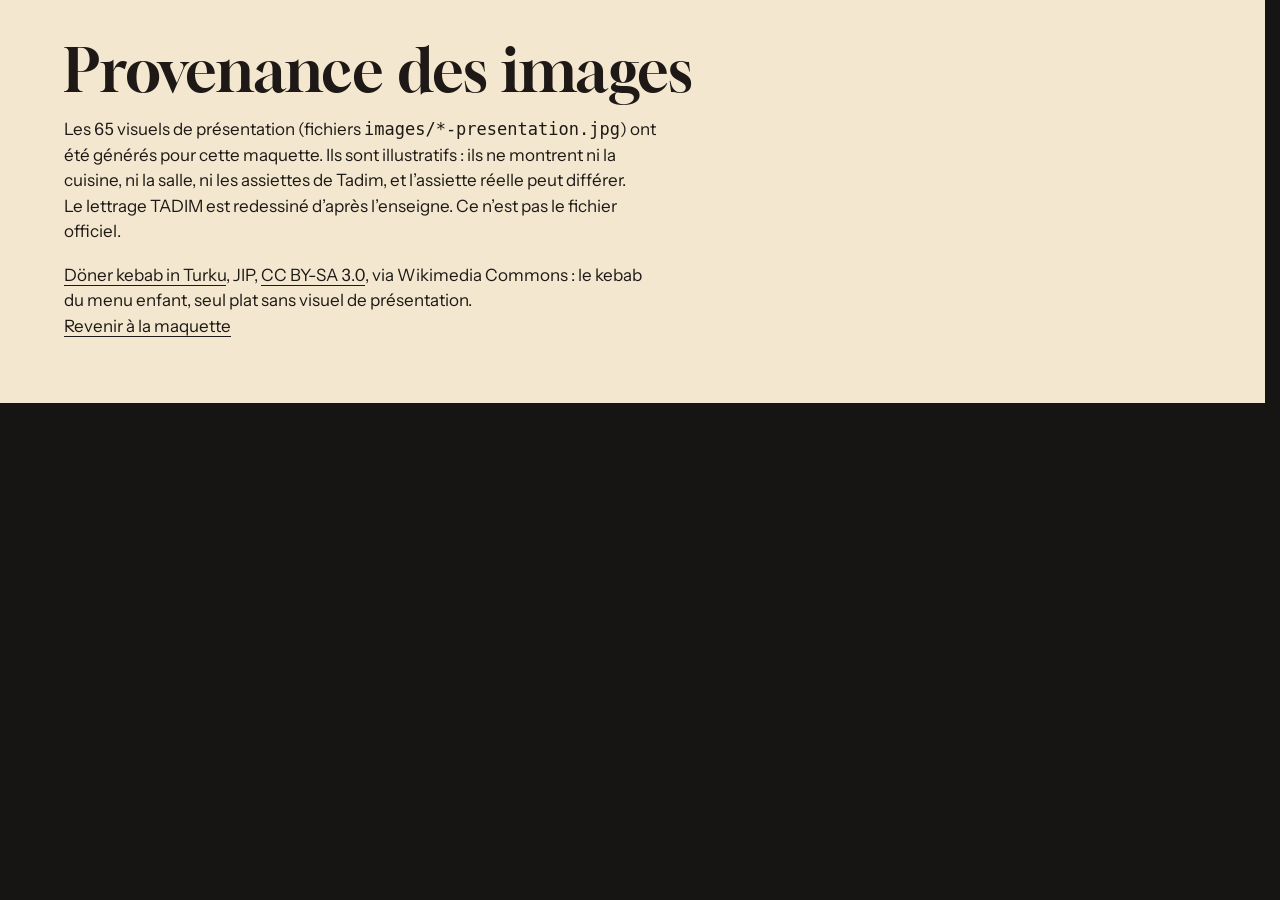
<file: credits.html>
<!doctype html>
<html lang="fr">
<head><meta charset="utf-8"><meta name="viewport" content="width=device-width, initial-scale=1"><meta name="robots" content="noindex"><meta name="referrer" content="no-referrer"><title>Provenance des images · Tadim · Maquette</title><link rel="stylesheet" href="vitrine.css"></head>
<body class="page-credits">
<h1>Provenance des images</h1>
<p>Les 65 visuels de présentation (fichiers <code>images/*-presentation.jpg</code>) ont été générés pour cette maquette. Ils sont illustratifs : ils ne montrent ni la cuisine, ni la salle, ni les assiettes de Tadim, et l’assiette réelle peut différer.</p>
<p>Le lettrage TADIM est redessiné d’après l’enseigne. Ce n’est pas le fichier officiel.</p>
<ul>
<li><a href="https://commons.wikimedia.org/wiki/File:D%C3%B6ner_kebab_in_Turku.jpg">Döner kebab in Turku</a>, JIP, <a href="https://creativecommons.org/licenses/by-sa/3.0">CC BY-SA 3.0</a>, via Wikimedia Commons : le kebab du menu enfant, seul plat sans visuel de présentation.</li>
</ul>
<p><a href="index.html">Revenir à la maquette</a></p>
</body>
</html>
</file>
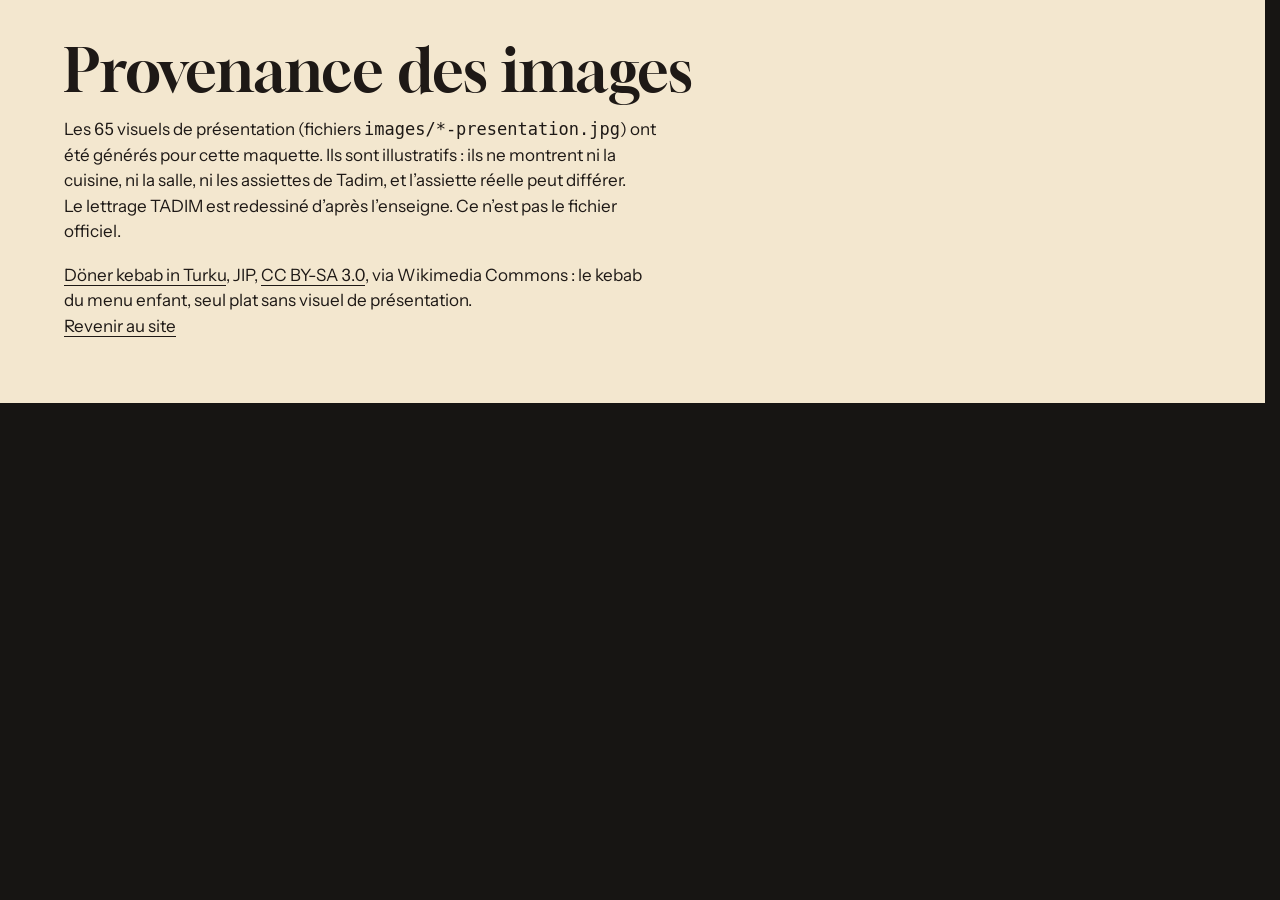
<file: v0.3/credits.html>
<!doctype html>
<html lang="fr">
<head><meta charset="utf-8"><meta name="viewport" content="width=device-width, initial-scale=1"><meta name="robots" content="noindex"><meta name="referrer" content="no-referrer"><title>Provenance des images · Tadim · Maquette</title><link rel="stylesheet" href="vitrine.css"></head>
<body class="page-credits">
<h1>Provenance des images</h1>
<p>Les 65 visuels de présentation (fichiers <code>images/*-presentation.jpg</code>) ont été générés pour cette maquette. Ils sont illustratifs : ils ne montrent ni la cuisine, ni la salle, ni les assiettes de Tadim, et l’assiette réelle peut différer.</p>
<p>Le lettrage TADIM est redessiné d’après l’enseigne. Ce n’est pas le fichier officiel.</p>
<ul>
<li><a href="https://commons.wikimedia.org/wiki/File:D%C3%B6ner_kebab_in_Turku.jpg">Döner kebab in Turku</a>, JIP, <a href="https://creativecommons.org/licenses/by-sa/3.0">CC BY-SA 3.0</a>, via Wikimedia Commons : le kebab du menu enfant, seul plat sans visuel de présentation.</li>
</ul>
<p><a href="index.html">Revenir au site</a></p>
</body>
</html>
</file>
<file: vitrine.css>
@font-face { font-family: "Gloock"; src: url("fonts/Gloock-Regular.ttf") format("truetype"); font-display: swap; }
@font-face { font-family: "Instrument Sans"; src: url("fonts/InstrumentSans-Regular.ttf") format("truetype"); font-weight: 400; font-display: swap; }
@font-face { font-family: "Instrument Sans"; src: url("fonts/InstrumentSans-Bold.ttf") format("truetype"); font-weight: 700; font-display: swap; }

:root {
  /* Couleurs prises sur la façade : bardage noir, lettres ivoire, flamme rouge, lumière ambrée */
  --facade: #171513;
  --ivoire: #F3E7CF;
  --papier: #FBF3E2;
  --encre: #1E1916;
  --flamme: #C21E16;
  --flamme-fonce: #991510;
  --ambre: #F2B04E;
  --discret: #5F5347;
  --titre: "Gloock", Georgia, serif;
  --gouttiere: clamp(16px, 5vw, 72px);
  --sortie: cubic-bezier(.23, 1, .32, 1);
  color-scheme: dark light;
}

*, *::before, *::after { box-sizing: border-box; }
html {
  background: var(--facade); color: var(--ivoire);
  font: 17px/1.5 "Instrument Sans", system-ui, sans-serif;
  -webkit-text-size-adjust: 100%;
  font-variant-numeric: tabular-nums;
  scrollbar-color: #6B5F52 var(--facade);
  scrollbar-gutter: stable;
  /* Un lien atteint au clavier ne passe jamais sous les barres fixes */
  scroll-padding: 72px 0 76px;
}
html.bloque { overflow: hidden; }
body { margin: 0; padding-bottom: calc(58px + env(safe-area-inset-bottom)); }
h1, h2, h3, h4, p, ul, dl, dd, figure, address { margin: 0; padding: 0; font-style: normal; }
ul { list-style: none; }
img { max-width: 100%; height: auto; }
a { color: inherit; text-underline-offset: 4px; }
h2, h3 { font-family: var(--titre); font-weight: 400; line-height: 1.04; letter-spacing: -.01em; text-wrap: balance; }
h2 { font-size: clamp(42px, 6.4vw, 92px); }
::selection { background: var(--ambre); color: var(--encre); }
:focus-visible { outline: 3px solid #1560A8; outline-offset: 3px; }
.facade :focus-visible, .carte :focus-visible, .pied :focus-visible, .barre :focus-visible, dialog :focus-visible, .partage :focus-visible, .demo :focus-visible, .onglets :focus-visible { outline-color: var(--ambre); }
.i { display: inline-block; width: .72em; height: .72em; vertical-align: baseline; margin-left: .1em; }
.sprite { position: absolute; }
.lecteur { position: absolute; width: 1px; height: 1px; overflow: hidden; clip-path: inset(50%); white-space: nowrap; }
.evitement { position: absolute; left: -9999px; top: 8px; z-index: 30; background: var(--papier); color: var(--encre); padding: 10px 16px; }
.evitement:focus { left: 8px; }

.demo { background: var(--encre); color: var(--ivoire); font-size: 13px; line-height: 1.35; padding: 8px var(--gouttiere); }

/* La façade : bardage à facettes, enseigne au centre */
.facade { background: var(--facade) url("images/facettes.svg") center top / 72px; color: var(--ivoire); padding: 4px var(--gouttiere) 26px; }
.haut { display: flex; justify-content: flex-end; gap: clamp(14px, 3vw, 36px); }
.haut a { display: inline-flex; align-items: center; min-height: 48px; font-weight: 700; text-decoration: none; }
.haut-tel { display: none !important; }
h1 { margin: 2px auto 0; max-width: 980px; }
.enseigne { display: block; width: 100%; height: auto; }
.chapo { max-width: 36ch; margin: 12px auto 0; font-size: 20px; line-height: 1.32; text-align: center; text-wrap: balance; }

/* Sous l'enseigne, la vitrine : une grande photo et le ticket pratique */
.vitrine { display: grid; grid-template-columns: minmax(0, 1fr); background: var(--papier); color: var(--encre); }
.ticket { order: -1; background: var(--papier); padding: 18px var(--gouttiere) 22px; }
.reperes > div { display: grid; grid-template-columns: 5.2em 1fr; gap: 8px; padding: 5px 0; }
.reperes dt { font-weight: 700; }
.etat { display: block; font-weight: 700; color: var(--flamme); }
.etat:empty { display: none; }
.actions { display: flex; flex-wrap: wrap; gap: 10px; margin-top: 12px; }
.actions .btn { flex: 1 1 100%; }
.actions .secondaire { display: none; }
.vitrine-photo { position: relative; background: var(--encre); }
.vitrine-photo img { display: block; width: 100%; aspect-ratio: 3 / 2; object-fit: cover; object-position: 60% 70%; }
.vitrine-photo figcaption { position: absolute; left: 0; bottom: 0; background: var(--encre); color: var(--ivoire); font-size: 13px; padding: 4px var(--gouttiere); }

.onglets { display: flex; gap: 4px; background: var(--papier); padding: 14px 8px 0; }
.onglets a {
  flex: 1 1 0; display: flex; align-items: center; justify-content: center; min-height: 46px; padding: 6px 12px 0;
  font-weight: 700; font-size: 15px; text-align: center; text-decoration: none; line-height: 1.1;
  clip-path: polygon(10px 0, calc(100% - 10px) 0, 100% 100%, 0 100%);
  background: var(--encre); color: var(--ivoire);
  transition: transform .16s var(--sortie);
}
.onglets a:nth-child(2) { background: var(--flamme); color: #fff; }
.onglets a:nth-child(3) { background: var(--ambre); color: var(--encre); }
.onglets a:nth-child(4) { background: #5B3A1E; color: var(--ivoire); }

/* Boutons */
.btn {
  display: inline-flex; align-items: center; justify-content: center; gap: .3em; min-height: 52px; padding: 10px 24px;
  font-weight: 700; text-decoration: none; transition: background-color .15s ease, color .15s ease, transform .1s var(--sortie);
}
.btn-plein { background: var(--flamme); color: #fff; }
.btn-ligne { background: var(--encre); color: var(--ivoire); }

/* Comparer */
.comparer { background: var(--encre); color: var(--ivoire); padding: 56px var(--gouttiere) 64px; }
.comparer h2 { margin-bottom: 26px; }
.duo { display: grid; gap: 16px; }
.choix { background: var(--papier); color: var(--encre); display: flex; flex-direction: column; }
.choix.partage { background: var(--flamme); color: #fff; }
.choix-photo { display: block; overflow: hidden; }
.choix-photo img { display: block; width: 100%; aspect-ratio: 16 / 9; object-fit: cover; transition: transform .5s var(--sortie); }
.choix-texte { padding: 20px 20px 22px; display: flex; flex-direction: column; flex: 1; }
.choix h3 { font-size: 34px; margin-bottom: 10px; }
.choix ul { flex: 1; margin-bottom: 14px; }
.ligne-simple { display: flex; align-items: baseline; justify-content: space-between; gap: 16px; padding: 8px 0; }
.nom small { display: block; font-size: 15px; line-height: 1.35; }
.prix { font-weight: 700; font-size: 17px; white-space: nowrap; flex: none; }
.prix.absent { font-weight: 400; font-size: 15px; }
.choix .note { font-size: 15px; margin-bottom: 12px; }
.liens { display: flex; flex-wrap: wrap; gap: 0 18px; }
.liens a { font-weight: 700; display: inline-flex; align-items: center; min-height: 44px; }

/* La carte : une feuille imprimée posée sur le bardage */
.carte { background: var(--facade) url("images/facettes.svg") center top / 72px; color: var(--ivoire); padding: 56px var(--gouttiere) 72px; }
.lecture { display: grid; gap: 10px; margin: 16px 0 8px; max-width: 52ch; }
.lecture b { color: var(--ambre); }
.rubriques { margin: 14px 0 22px; padding: 7px var(--gouttiere); background: var(--facade); display: flex; gap: 4px; overflow-x: auto; scrollbar-width: none; }
.rubriques::-webkit-scrollbar { display: none; }
.rubriques a { flex: none; display: inline-flex; align-items: center; min-height: 44px; padding: 0 12px; font-weight: 700; font-size: 15px; text-decoration: none; white-space: nowrap; transition: background-color .15s ease, color .15s ease; }
.rubriques a[aria-current="true"] { background: var(--ambre); color: var(--encre); }

.feuille { position: relative; background: var(--papier); color: var(--encre); padding: 18px 16px 34px; margin: 14px -6px; }
.feuille::before, .feuille::after { content: ""; position: absolute; left: 0; right: 0; height: 14px; background: url("images/feston.svg") left bottom / 28px 14px repeat-x; }
.feuille::before { top: -14px; }
.feuille::after { bottom: -14px; transform: scaleY(-1); }
.bloc { padding-top: 40px; }
.bloc:first-child { padding-top: 22px; }
.bloc h3 { font-size: 34px; margin-bottom: 6px; display: inline-block; position: relative; }
.bloc h3::after { content: ""; position: absolute; left: 0; right: 0; bottom: -2px; height: 3px; background: var(--flamme); transform: scaleX(0); transform-origin: left; }
.bloc h4 { font-size: 17px; font-weight: 700; margin: 14px 0 8px; }
.bloc-note { font-size: 15px; color: var(--discret); margin-bottom: 4px; }
.ligne {
  display: grid; grid-template-columns: 72px minmax(0, 1fr) auto; align-items: center; gap: 12px;
  padding: 6px; margin: 0 -6px; text-decoration: none; transition: background-color .15s ease;
}
.vignette { display: block; object-fit: cover; background: #E9DABA; }
.ligne .vignette { width: 72px; height: 72px; }
.ligne .nom { font-weight: 400; line-height: 1.25; }
.ligne:active .vignette { transform: scale(.97); }
.ligne-simple .nom { line-height: 1.3; }
.pastilles { display: flex; flex-wrap: wrap; gap: 6px; }
.pastille { display: inline-flex; align-items: center; gap: 8px; min-height: 44px; padding-right: 12px; background: #F1E5CC; text-decoration: none; font-size: 15px; line-height: 1.15; transition: background-color .15s ease; }
.pastille img { width: 44px; height: 44px; object-fit: cover; display: block; flex: none; }

/* Téléphone : seule la barre des rubriques reste, collée en haut */
.colonne { position: sticky; top: 0; z-index: 10; margin-inline: calc(var(--gouttiere) * -1); }
.apercu { display: none; }

/* Galerie */
.galerie { background: var(--papier); color: var(--encre); padding: 64px var(--gouttiere); }
.galerie-note { margin: 10px 0 24px; }
.tuiles { display: grid; grid-template-columns: repeat(2, minmax(0, 1fr)); gap: 8px; }
.tuile { display: block; text-decoration: none; height: 100%; display: flex; flex-direction: column; }
.tuile .vignette { width: 100%; aspect-ratio: 1; }
.etiquette { flex: 1; display: flex; justify-content: space-between; gap: 8px; padding: 10px; line-height: 1.2; background: var(--encre); color: var(--ivoire); font-size: 15px; }
.etiquette .prix { font-size: 15px; }
.etiquette .prix.absent { font-size: 13px; }
.tuiles li:nth-child(4n+2) .etiquette { background: var(--flamme); color: #fff; }
.tuiles li:nth-child(4n+3) .etiquette { background: var(--ambre); color: var(--encre); }
.tuiles li:nth-child(4n+4) .etiquette { background: #5B3A1E; color: var(--ivoire); }

/* Venir : le carton posé sur la photo */
.venir { position: relative; background: var(--encre); padding-bottom: 28px; }
.venir-figure { position: relative; overflow: hidden; }
/* Un mur de plats : ces visuels sont trop petits pour le plein écran, mais nets à cette taille */
.mur { display: grid; grid-template-columns: repeat(3, minmax(0, 1fr)); }
.mur img { display: block; width: 100%; aspect-ratio: 1; object-fit: cover; background: #3A2A1E; }
.mur img:nth-child(n+13) { display: none; }
.venir-figure figcaption { position: absolute; left: 0; top: 0; background: var(--encre); color: var(--ivoire); font-size: 13px; padding: 4px var(--gouttiere); }
.carton { position: relative; margin: -80px 16px 0; background: var(--papier); color: var(--encre); padding: 26px 22px; }
.carton h2 { font-size: 34px; margin-bottom: 12px; }
.carton address { font-size: 20px; line-height: 1.3; font-weight: 700; }
.telephone { display: inline-flex; align-items: center; min-height: 48px; font: 400 34px/1.1 var(--titre); color: var(--flamme); }
.carton > p { margin-bottom: 14px; }
.carton .btn { width: 100%; }
.pratique { margin-top: 16px; display: grid; gap: 10px; font-size: 15px; }
.pratique a { font-weight: 700; }

/* Maquette */
.maquette { background: var(--ivoire); color: var(--encre); padding: 56px var(--gouttiere); }
.maquette h2 { font-size: clamp(34px, 4.6vw, 60px); margin-bottom: 18px; }
.maquette > ul { display: grid; gap: 14px; }
.maquette li { max-width: 54ch; }
.lien-credits { display: inline-flex; align-items: center; min-height: 48px; margin-top: 14px; font-weight: 700; }
.page-credits { background: var(--ivoire); color: var(--encre); padding: 40px var(--gouttiere) 64px; }
.page-credits h1 { margin: 0 0 16px; max-width: none; font: 400 clamp(34px, 4.6vw, 60px)/1.04 var(--titre); }
.page-credits ul { display: grid; gap: 8px; max-width: 54ch; margin-top: 18px; overflow-wrap: anywhere; }
.page-credits > p { max-width: 54ch; }

.pied { background: var(--facade) url("images/facettes.svg") center top / 72px; color: var(--ivoire); padding: 40px var(--gouttiere) 22px; text-align: center; }
.enseigne-pied { display: block; width: min(100%, 720px); height: auto; margin: 0 auto 16px; }
.pied p { font-size: 15px; }
.pied a { display: inline-flex; align-items: center; min-height: 44px; }

/* Barre d'action sur téléphone */
.barre { position: fixed; inset: auto 0 0 0; z-index: 20; display: grid; grid-template-columns: 1fr 1fr; background: var(--encre); padding-bottom: env(safe-area-inset-bottom); }
.barre a { display: flex; align-items: center; justify-content: center; gap: .3em; min-height: 58px; font-weight: 700; color: #fff; text-decoration: none; background: var(--flamme); }
.barre a + a { background: var(--encre); color: var(--ivoire); }

/* La photo ouverte */
dialog { position: fixed; inset: 0; width: 100%; height: 100%; max-width: none; max-height: none; margin: 0; padding: 0; border: 0; background: transparent; color: var(--ivoire); overflow: hidden; }
dialog::backdrop { background: transparent; }
.v-fond { position: absolute; inset: 0; background: #0E0C0B; opacity: .94; }
.v-figure { position: absolute; inset: 0; display: flex; flex-direction: column; align-items: center; justify-content: center; gap: 14px; padding: 60px 16px 20px; }
.v-cadre { position: relative; display: block; line-height: 0; touch-action: none; }
#v-img { display: block; width: min(var(--largeur-nette, 960px), 100vw - 32px); height: auto; max-height: calc(100svh - 210px); object-fit: contain; will-change: transform; user-select: none; -webkit-user-drag: none; }
.v-legende { width: min(var(--largeur-nette, 960px), 100%); position: relative; }
.v-titre { display: flex; justify-content: space-between; gap: 16px; align-items: baseline; font: 400 34px/1.1 var(--titre); }
#v-prix { font: 700 20px/1.2 "Instrument Sans", system-ui, sans-serif; white-space: nowrap; color: var(--ambre); }
.v-note { font-size: 15px; margin-top: 4px; line-height: 1.35; }
.v-fermer { position: absolute; top: 8px; right: 8px; z-index: 2; width: 48px; height: 48px; display: grid; place-items: center; border: 0; background: var(--ivoire); color: var(--encre); cursor: pointer; transition: transform .1s var(--sortie); }
.v-fermer svg { width: 18px; height: 18px; }
.v-loupe { position: absolute; left: 0; top: 0; width: 170px; height: 170px; border-radius: 50%; pointer-events: none; opacity: 0; background-color: #0E0C0B; background-repeat: no-repeat; box-shadow: 0 0 0 2px var(--ivoire), 0 10px 30px rgb(0 0 0 / .45); /* taste-skill-ignore : la loupe flotte vraiment au-dessus de la photo */ transition: opacity .15s ease; }
.v-loupe.active { opacity: 1; }

/* Survol réservé aux pointeurs précis */
@media (hover: hover) and (pointer: fine) {
  .btn-plein:hover { background: var(--flamme-fonce); }
  .btn-ligne:hover { background: #3A322B; }
  .onglets a:hover { transform: translateY(-3px); }
  .rubriques a:not([aria-current="true"]):hover { background: #3A352E; }
  .ligne:hover { background: #F1E5CC; }
  .pastille:hover { background: #E9DABA; }
  .choix-photo:hover img { transform: scale(1.03); }
  .tuile:hover .nom { text-decoration: underline; }
  .v-fermer:hover { background: var(--ambre); }
  #v-img.avec-loupe { cursor: zoom-in; }
}

@media (min-width: 700px) {
  .duo { grid-template-columns: 1fr 1fr; }
  .actions .btn { flex: 0 1 auto; }
  .actions .secondaire { display: inline-flex; }
  .tuiles { grid-template-columns: repeat(4, minmax(0, 1fr)); gap: 12px; }
  .feuille { padding: 24px 32px 40px; margin-inline: 0; }
  .haut-tel { display: inline-flex !important; }
  .onglets { padding-inline: var(--gouttiere); }
  .onglets a { font-size: 17px; }
}

@media (min-width: 1040px) {
  html { scroll-padding: 16px 0 0; }
  body { padding-bottom: 0; }
  .barre { display: none; }
  .facade { padding-bottom: 30px; }
  h1 { max-width: min(980px, 62vw); }
  .chapo { max-width: 60ch; }

  .vitrine { grid-template-columns: minmax(0, 1.5fr) minmax(0, 1fr); }
  .ticket { order: 0; padding: 30px var(--gouttiere) 30px 36px; display: flex; flex-direction: column; justify-content: center; }
  .reperes > div { padding: 7px 0; }
  .actions { margin-top: 20px; }
  .vitrine-photo { min-height: 430px; }
  .vitrine-photo img { position: absolute; inset: 0; height: 100%; aspect-ratio: auto; }
  .onglets { grid-column: 1 / -1; }

  .comparer, .carte, .galerie { padding-block: 96px; }
  .lecture { grid-template-columns: repeat(3, minmax(0, 1fr)); gap: 40px; max-width: none; }
  .maquette > ul { grid-template-columns: repeat(2, minmax(0, 1fr)); gap: 18px 48px; }
  .choix { flex-direction: row; }
  .choix-photo { flex: 0 0 42%; }
  .choix-photo img { height: 100%; aspect-ratio: auto; }

  .carte-grille { display: grid; grid-template-columns: minmax(0, 1.5fr) minmax(320px, 1fr); gap: 48px; align-items: start; margin-top: 44px; }
  .colonne { grid-column: 2; grid-row: 1; top: 20px; margin-inline: 0; }
  .rubriques { flex-wrap: wrap; overflow: visible; margin: 14px 0 0; padding: 0; background: transparent; }
  .rubriques a { min-height: 36px; padding: 0 10px; }
  .feuille { grid-column: 1; grid-row: 1; padding: 28px 48px 48px; margin-block: 14px; }
  .apercu { display: block; }
  .apercu-cadre { position: relative; aspect-ratio: 1; max-width: min(400px, 100svh - 330px); background: #0E0C0B; overflow: hidden; }
  .apercu-cadre img { position: absolute; inset: 0; width: 100%; height: 100%; object-fit: cover; opacity: 0; transition: opacity .24s ease; }
  .apercu-cadre img.visible { opacity: 1; }
  .apercu-nom { display: flex; justify-content: space-between; gap: 16px; align-items: baseline; margin-top: 12px; font: 400 34px/1.08 var(--titre); }
  #apercu-prix { font: 700 20px/1.2 "Instrument Sans", system-ui, sans-serif; color: var(--ambre); white-space: nowrap; }
  .apercu-note { font-size: 15px; margin-top: 4px; }

  .venir { padding-bottom: 0; min-height: 100svh; }
  .venir-figure { position: absolute; inset: 0; }
  .mur { grid-template-columns: repeat(6, minmax(0, 1fr)); }
  .mur img:nth-child(n+13) { display: block; }
  .carton { position: absolute; top: 60px; right: var(--gouttiere); width: 440px; margin: 0; padding: 32px; }
  .venir { min-height: 820px; }
  .v-figure { padding-top: 24px; }
  #v-img { max-height: calc(100svh - 170px); }
}

/* Mouvement : le contenu est toujours lisible sans lui */
@media (prefers-reduced-motion: no-preference) {
  html { scroll-behavior: smooth; }
  .btn:active, .v-fermer:active { transform: scale(.97); }
  .flamme { transform-box: fill-box; transform-origin: 50% 100%; animation: allumage .9s var(--sortie) .15s both; }
  @keyframes allumage { from { opacity: 0; transform: scale(.82); } }
  .bloc:target h3::after { animation: repere 1s var(--sortie) both; }
  @keyframes repere { to { transform: scaleX(1); } }
  .js-entrees .entree { opacity: 0; transform: translateY(22px); transition: opacity .6s var(--sortie), transform .6s var(--sortie); transition-delay: var(--retard, 0ms); }
  .js-entrees .entree.vu { opacity: 1; transform: none; }
}
@media (prefers-reduced-motion: reduce) {
  .bloc:target h3::after { transform: scaleX(1); }
  .btn, .rubriques a, .onglets a, .choix-photo img, .v-fermer { transition: none; }
}
@media (prefers-contrast: more) {
  .v-fond { opacity: 1; }
}
</file>
<file: v0.3/vitrine.css>
@font-face { font-family: "Gloock"; src: url("fonts/Gloock-Regular.ttf") format("truetype"); font-display: swap; }
@font-face { font-family: "Instrument Sans"; src: url("fonts/InstrumentSans-Regular.ttf") format("truetype"); font-weight: 400; font-display: swap; }
@font-face { font-family: "Instrument Sans"; src: url("fonts/InstrumentSans-Bold.ttf") format("truetype"); font-weight: 700; font-display: swap; }

:root {
  /* Couleurs prises sur la façade : bardage noir, lettres ivoire, flamme rouge, lumière ambrée */
  --facade: #171513;
  --ivoire: #F3E7CF;
  --papier: #FBF3E2;
  --encre: #1E1916;
  --flamme: #C21E16;
  --flamme-fonce: #991510;
  --ambre: #F2B04E;
  --discret: #5F5347;
  --titre: "Gloock", Georgia, serif;
  --gouttiere: clamp(16px, 5vw, 72px);
  --sortie: cubic-bezier(.23, 1, .32, 1);
  color-scheme: dark light;
}

*, *::before, *::after { box-sizing: border-box; }
html {
  background: var(--facade); color: var(--ivoire);
  font: 17px/1.5 "Instrument Sans", system-ui, sans-serif;
  -webkit-text-size-adjust: 100%;
  font-variant-numeric: tabular-nums;
  scrollbar-color: #6B5F52 var(--facade);
  scrollbar-gutter: stable;
  /* Un lien atteint au clavier ne passe jamais sous les barres fixes */
  scroll-padding: 72px 0 76px;
}
html.bloque { overflow: hidden; }
body { margin: 0; padding-bottom: calc(58px + env(safe-area-inset-bottom)); }
h1, h2, h3, h4, p, ul, dl, dd, figure, address { margin: 0; padding: 0; font-style: normal; }
ul { list-style: none; }
img { max-width: 100%; height: auto; }
a { color: inherit; text-underline-offset: 4px; }
h2, h3 { font-family: var(--titre); font-weight: 400; line-height: 1.04; letter-spacing: -.01em; text-wrap: balance; }
h2 { font-size: clamp(42px, 6.4vw, 92px); }
::selection { background: var(--ambre); color: var(--encre); }
:focus-visible { outline: 3px solid #1560A8; outline-offset: 3px; }
.facade :focus-visible, .carte :focus-visible, .pied :focus-visible, .barre :focus-visible, dialog :focus-visible, .partage :focus-visible, .demo :focus-visible, .onglets :focus-visible { outline-color: var(--ambre); }
.i { display: inline-block; width: .72em; height: .72em; vertical-align: baseline; margin-left: .1em; }
.sprite { position: absolute; }
.lecteur { position: absolute; width: 1px; height: 1px; overflow: hidden; clip-path: inset(50%); white-space: nowrap; }
.evitement { position: absolute; left: -9999px; top: 8px; z-index: 30; background: var(--papier); color: var(--encre); padding: 10px 16px; }
.evitement:focus { left: 8px; }

.demo { background: var(--encre); color: var(--ivoire); font-size: 13px; line-height: 1.35; padding: 8px var(--gouttiere); }

/* La façade : bardage à facettes, enseigne au centre */
.facade { background: var(--facade) url("images/facettes.svg") center top / 72px; color: var(--ivoire); padding: 4px var(--gouttiere) 26px; }
.haut { display: flex; justify-content: flex-end; gap: clamp(14px, 3vw, 36px); }
.haut a { display: inline-flex; align-items: center; justify-content: center; min-height: 48px; min-width: 48px; font-weight: 700; text-decoration: none; }
.haut-tel { display: none !important; }
h1 { margin: 2px auto 0; max-width: 980px; }
.enseigne { display: block; width: 100%; height: auto; }
.chapo { max-width: 36ch; margin: 12px auto 0; font-size: 20px; line-height: 1.32; text-align: center; text-wrap: balance; }

/* Sous l'enseigne, la vitrine : une grande photo et le ticket pratique */
.vitrine { display: grid; grid-template-columns: minmax(0, 1fr); background: var(--papier); color: var(--encre); }
.ticket { order: -1; background: var(--papier); padding: 18px var(--gouttiere) 22px; }
.reperes > div { display: grid; grid-template-columns: 5.2em 1fr; gap: 8px; padding: 5px 0; }
.reperes dt { font-weight: 700; }
.etat { display: block; font-weight: 700; color: var(--flamme); }
.etat:empty { display: none; }
/* Trois actions, la commande d'abord ; sur téléphone, celles du ticket vivent dans la barre du bas */
.actions { display: grid; grid-template-columns: repeat(auto-fit, minmax(180px, 1fr)); gap: 10px; margin-top: 12px; }
.actions .btn { padding-inline: 14px; }
.actions .btn:first-child { grid-column: 1 / -1; }
.ticket .actions { display: none; }
.btn small, .barre small { flex-basis: 100%; font-size: 14px; font-weight: 400; line-height: 1.25; text-align: center; }
.vitrine-photo { position: relative; background: var(--encre); }
.vitrine-photo img { display: block; width: 100%; aspect-ratio: 3 / 2; object-fit: cover; object-position: 60% 70%; }
.vitrine-photo figcaption { position: absolute; left: 0; bottom: 0; background: var(--encre); color: var(--ivoire); font-size: 13px; padding: 4px var(--gouttiere); }

.onglets { display: flex; gap: 4px; background: var(--papier); padding: 14px 8px 0; }
.onglets a {
  flex: 1 1 0; display: flex; align-items: center; justify-content: center; min-height: 46px; padding: 6px 12px 0;
  font-weight: 700; font-size: 15px; text-align: center; text-decoration: none; line-height: 1.1;
  clip-path: polygon(10px 0, calc(100% - 10px) 0, 100% 100%, 0 100%);
  background: var(--encre); color: var(--ivoire);
  transition: transform .16s var(--sortie);
}
.onglets a:nth-child(2) { background: var(--flamme); color: #fff; }
.onglets a:nth-child(3) { background: var(--ambre); color: var(--encre); }
.onglets a:nth-child(4) { background: #5B3A1E; color: var(--ivoire); }

/* Boutons */
.btn {
  display: inline-flex; flex-wrap: wrap; align-items: center; align-content: center; justify-content: center; gap: 0 .3em; min-height: 52px; padding: 10px 24px;
  font-weight: 700; text-decoration: none; transition: background-color .15s ease, color .15s ease, transform .1s var(--sortie);
}
.btn-plein { background: var(--flamme); color: #fff; }
.btn-ligne { background: var(--encre); color: var(--ivoire); }

/* Comparer */
.comparer { background: var(--encre); color: var(--ivoire); padding: 56px var(--gouttiere) 64px; }
.comparer h2 { margin-bottom: 26px; }
.duo { display: grid; gap: 16px; }
.choix { background: var(--papier); color: var(--encre); display: flex; flex-direction: column; }
.choix.partage { background: var(--flamme); color: #fff; }
.choix-photo { display: block; overflow: hidden; }
.choix-photo img { display: block; width: 100%; aspect-ratio: 16 / 9; object-fit: cover; transition: transform .5s var(--sortie); }
.choix-texte { padding: 20px 20px 22px; display: flex; flex-direction: column; flex: 1; }
.choix h3 { font-size: 34px; margin-bottom: 10px; }
.choix ul { flex: 1; margin-bottom: 14px; }
.ligne-simple { display: flex; align-items: baseline; justify-content: space-between; gap: 16px; padding: 8px 0; }
.nom small { display: block; font-size: 15px; line-height: 1.35; }
.prix { font-weight: 700; font-size: 17px; white-space: nowrap; flex: none; }
.prix.absent { font-weight: 400; font-size: 15px; }
.choix .note { font-size: 15px; margin-bottom: 12px; }
.liens { display: flex; flex-wrap: wrap; gap: 0 18px; }
.liens a { font-weight: 700; display: inline-flex; align-items: center; min-height: 44px; }

/* La carte : une feuille imprimée posée sur le bardage */
.carte { background: var(--facade) url("images/facettes.svg") center top / 72px; color: var(--ivoire); padding: 56px var(--gouttiere) 72px; }
.lecture { display: grid; gap: 10px; margin: 16px 0 8px; max-width: 52ch; }
.lecture b { color: var(--ambre); }
.rubriques { margin: 14px 0 22px; padding: 7px var(--gouttiere); background: var(--facade); display: flex; gap: 4px; overflow-x: auto; scrollbar-width: none; }
.rubriques::-webkit-scrollbar { display: none; }
.rubriques a { flex: none; display: inline-flex; align-items: center; min-height: 44px; padding: 0 12px; font-weight: 700; font-size: 15px; text-decoration: none; white-space: nowrap; transition: background-color .15s ease, color .15s ease; }
.rubriques a[aria-current="true"] { background: var(--ambre); color: var(--encre); }

.feuille { position: relative; background: var(--papier); color: var(--encre); padding: 18px 16px 34px; margin: 14px -6px; }
.feuille::before, .feuille::after { content: ""; position: absolute; left: 0; right: 0; height: 14px; background: url("images/feston.svg") left bottom / 28px 14px repeat-x; }
.feuille::before { top: -14px; }
.feuille::after { bottom: -14px; transform: scaleY(-1); }
.bloc { padding-top: 40px; }
.bloc:first-child { padding-top: 22px; }
.bloc h3 { font-size: 34px; margin-bottom: 6px; display: inline-block; position: relative; }
.bloc h3::after { content: ""; position: absolute; left: 0; right: 0; bottom: -2px; height: 3px; background: var(--flamme); transform: scaleX(0); transform-origin: left; }
.bloc h4 { font-size: 17px; font-weight: 700; margin: 14px 0 8px; }
.bloc-note { font-size: 15px; color: var(--discret); margin-bottom: 4px; }
.ligne {
  display: grid; grid-template-columns: 72px minmax(0, 1fr) auto; align-items: center; gap: 12px;
  padding: 6px; margin: 0 -6px; text-decoration: none; transition: background-color .15s ease;
}
.vignette { display: block; object-fit: cover; background: #E9DABA; }
.ligne .vignette { width: 72px; height: 72px; }
.ligne .nom { font-weight: 400; line-height: 1.25; }
.ligne:active .vignette { transform: scale(.97); }
.ligne-simple .nom { line-height: 1.3; }
.pastilles { display: flex; flex-wrap: wrap; gap: 6px; }
.pastille { display: inline-flex; align-items: center; gap: 8px; min-height: 44px; padding-right: 12px; background: #F1E5CC; text-decoration: none; font-size: 15px; line-height: 1.15; transition: background-color .15s ease; }
.pastille img { width: 44px; height: 44px; object-fit: cover; display: block; flex: none; }

/* Téléphone : seule la barre des rubriques reste, collée en haut */
.colonne { position: sticky; top: 0; z-index: 10; margin-inline: calc(var(--gouttiere) * -1); }
.apercu { display: none; }

/* Galerie */
.galerie { background: var(--papier); color: var(--encre); padding: 64px var(--gouttiere); }
.galerie-note { margin: 10px 0 24px; }
.tuiles { display: grid; grid-template-columns: repeat(2, minmax(0, 1fr)); gap: 8px; }
.tuile { display: block; text-decoration: none; height: 100%; display: flex; flex-direction: column; }
.tuile .vignette { width: 100%; aspect-ratio: 1; }
.etiquette { flex: 1; display: flex; justify-content: space-between; gap: 8px; padding: 10px; line-height: 1.2; background: var(--encre); color: var(--ivoire); font-size: 15px; }
.etiquette .prix { font-size: 15px; }
.etiquette .prix.absent { font-size: 13px; }
.tuiles li:nth-child(4n+2) .etiquette { background: var(--flamme); color: #fff; }
.tuiles li:nth-child(4n+3) .etiquette { background: var(--ambre); color: var(--encre); }
.tuiles li:nth-child(4n+4) .etiquette { background: #5B3A1E; color: var(--ivoire); }

/* Venir : le carton posé sur la photo */
.venir { position: relative; background: var(--encre); padding-bottom: 28px; }
.venir-figure { position: relative; overflow: hidden; }
/* Un mur de plats : ces visuels sont trop petits pour le plein écran, mais nets à cette taille */
.mur { display: grid; grid-template-columns: repeat(3, minmax(0, 1fr)); }
.mur img { display: block; width: 100%; aspect-ratio: 1; object-fit: cover; background: #3A2A1E; }
.mur img:nth-child(n+13) { display: none; }
.venir-figure figcaption { position: absolute; left: 0; top: 0; background: var(--encre); color: var(--ivoire); font-size: 13px; padding: 4px var(--gouttiere); }
.carton { position: relative; margin: -80px 16px 0; background: var(--papier); color: var(--encre); padding: 26px 22px; }
.carton h2 { font-size: 34px; margin-bottom: 12px; }
.carton address { font-size: 20px; line-height: 1.3; font-weight: 700; }
.carton address + p { margin-top: 6px; }
.pratique { margin-top: 16px; display: grid; gap: 10px; font-size: 15px; }
.pratique a { font-weight: 700; }

/* Maquette */
.maquette { background: var(--ivoire); color: var(--encre); padding: 56px var(--gouttiere); }
.maquette h2 { font-size: clamp(34px, 4.6vw, 60px); margin-bottom: 18px; }
.maquette > ul { display: grid; gap: 14px; }
.maquette li { max-width: 54ch; }
.lien-credits { display: inline-flex; align-items: center; min-height: 48px; margin-top: 14px; font-weight: 700; }
.page-credits { background: var(--ivoire); color: var(--encre); padding: 40px var(--gouttiere) 64px; }
.page-credits h1 { margin: 0 0 16px; max-width: none; font: 400 clamp(34px, 4.6vw, 60px)/1.04 var(--titre); }
.page-credits ul { display: grid; gap: 8px; max-width: 54ch; margin-top: 18px; overflow-wrap: anywhere; }
.page-credits > p { max-width: 54ch; }

.pied { background: var(--facade) url("images/facettes.svg") center top / 72px; color: var(--ivoire); padding: 40px var(--gouttiere) 22px; text-align: center; }
.enseigne-pied { display: block; width: min(100%, 720px); height: auto; margin: 0 auto 16px; }
.pied p { font-size: 15px; }
.pied a { display: inline-flex; align-items: center; min-height: 44px; }

/* Barre d'action sur téléphone */
.barre { position: fixed; inset: auto 0 0 0; z-index: 20; display: grid; grid-template-columns: repeat(3, minmax(0, 1fr)); background: var(--encre); padding-bottom: env(safe-area-inset-bottom); }
.barre a { display: flex; flex-wrap: wrap; align-items: center; align-content: center; justify-content: center; gap: 0 .3em; min-height: 58px; padding: 6px 4px; line-height: 1.2; font-weight: 700; color: #fff; text-decoration: none; background: var(--flamme); }
.barre a + a { background: var(--encre); color: var(--ivoire); border-left: 1px solid #3A322B; }

/* La photo ouverte */
dialog { position: fixed; inset: 0; width: 100%; height: 100%; max-width: none; max-height: none; margin: 0; padding: 0; border: 0; background: transparent; color: var(--ivoire); overflow: hidden; }
dialog::backdrop { background: transparent; }
.v-fond { position: absolute; inset: 0; background: #0E0C0B; opacity: .94; }
.v-figure { position: absolute; inset: 0; display: flex; flex-direction: column; align-items: center; justify-content: center; gap: 14px; padding: 60px 16px 20px; }
.v-cadre { position: relative; display: block; line-height: 0; touch-action: none; }
#v-img { display: block; width: min(var(--largeur-nette, 960px), 100vw - 32px); height: auto; max-height: calc(100svh - 210px); object-fit: contain; will-change: transform; user-select: none; -webkit-user-drag: none; }
.v-legende { width: min(var(--largeur-nette, 960px), 100%); position: relative; }
.v-titre { display: flex; justify-content: space-between; gap: 16px; align-items: baseline; font: 400 34px/1.1 var(--titre); }
#v-prix { font: 700 20px/1.2 "Instrument Sans", system-ui, sans-serif; white-space: nowrap; color: var(--ambre); }
.v-note { font-size: 15px; margin-top: 4px; line-height: 1.35; }
.v-fermer { position: absolute; top: 8px; right: 8px; z-index: 2; width: 48px; height: 48px; display: grid; place-items: center; border: 0; background: var(--ivoire); color: var(--encre); cursor: pointer; transition: transform .1s var(--sortie); }
.v-fermer svg { width: 18px; height: 18px; }
.v-loupe { position: absolute; left: 0; top: 0; width: 170px; height: 170px; border-radius: 50%; pointer-events: none; opacity: 0; background-color: #0E0C0B; background-repeat: no-repeat; box-shadow: 0 0 0 2px var(--ivoire), 0 10px 30px rgb(0 0 0 / .45); /* taste-skill-ignore : la loupe flotte vraiment au-dessus de la photo */ transition: opacity .15s ease; }
.v-loupe.active { opacity: 1; }

/* Survol réservé aux pointeurs précis */
@media (hover: hover) and (pointer: fine) {
  .btn-plein:hover { background: var(--flamme-fonce); }
  .btn-ligne:hover { background: #3A322B; }
  .onglets a:hover { transform: translateY(-3px); }
  .rubriques a:not([aria-current="true"]):hover { background: #3A352E; }
  .ligne:hover { background: #F1E5CC; }
  .pastille:hover { background: #E9DABA; }
  .choix-photo:hover img { transform: scale(1.03); }
  .tuile:hover .nom { text-decoration: underline; }
  .v-fermer:hover { background: var(--ambre); }
  #v-img.avec-loupe { cursor: zoom-in; }
}

@media (min-width: 700px) {
  .duo { grid-template-columns: 1fr 1fr; }
  .tuiles { grid-template-columns: repeat(4, minmax(0, 1fr)); gap: 12px; }
  .feuille { padding: 24px 32px 40px; margin-inline: 0; }
  .haut-tel { display: inline-flex !important; }
  .onglets { padding-inline: var(--gouttiere); }
  .onglets a { font-size: 17px; }
}

@media (min-width: 1040px) {
  html { scroll-padding: 16px 0 0; }
  body { padding-bottom: 0; }
  .barre { display: none; }
  .facade { padding-bottom: 30px; }
  h1 { max-width: min(980px, 62vw); }
  .chapo { max-width: 60ch; }

  .vitrine { grid-template-columns: minmax(0, 1.5fr) minmax(0, 1fr); }
  .ticket { order: 0; padding: 30px var(--gouttiere) 30px 36px; display: flex; flex-direction: column; justify-content: center; }
  .reperes > div { padding: 7px 0; }
  .ticket .actions { display: grid; margin-top: 20px; }
  .vitrine-photo { min-height: 430px; }
  .vitrine-photo img { position: absolute; inset: 0; height: 100%; aspect-ratio: auto; }
  .onglets { grid-column: 1 / -1; }

  .comparer, .carte, .galerie { padding-block: 96px; }
  .lecture { grid-template-columns: repeat(3, minmax(0, 1fr)); gap: 40px; max-width: none; }
  .maquette > ul { grid-template-columns: repeat(2, minmax(0, 1fr)); gap: 18px 48px; }
  .choix { flex-direction: row; }
  .choix-photo { flex: 0 0 42%; }
  .choix-photo img { height: 100%; aspect-ratio: auto; }

  .carte-grille { display: grid; grid-template-columns: minmax(0, 1.5fr) minmax(320px, 1fr); gap: 48px; align-items: start; margin-top: 44px; }
  .colonne { grid-column: 2; grid-row: 1; top: 20px; margin-inline: 0; }
  .rubriques { flex-wrap: wrap; overflow: visible; margin: 14px 0 0; padding: 0; background: transparent; }
  .rubriques a { min-height: 36px; padding: 0 10px; }
  .feuille { grid-column: 1; grid-row: 1; padding: 28px 48px 48px; margin-block: 14px; }
  .apercu { display: block; }
  .apercu-cadre { position: relative; aspect-ratio: 1; max-width: min(400px, 100svh - 330px); background: #0E0C0B; overflow: hidden; }
  .apercu-cadre img { position: absolute; inset: 0; width: 100%; height: 100%; object-fit: cover; opacity: 0; transition: opacity .24s ease; }
  .apercu-cadre img.visible { opacity: 1; }
  .apercu-nom { display: flex; justify-content: space-between; gap: 16px; align-items: baseline; margin-top: 12px; font: 400 34px/1.08 var(--titre); }
  #apercu-prix { font: 700 20px/1.2 "Instrument Sans", system-ui, sans-serif; color: var(--ambre); white-space: nowrap; }
  .apercu-note { font-size: 15px; margin-top: 4px; }

  .venir { padding-bottom: 0; min-height: 100svh; }
  .venir-figure { position: absolute; inset: 0; }
  .mur { grid-template-columns: repeat(6, minmax(0, 1fr)); }
  .mur img:nth-child(n+13) { display: block; }
  .carton { position: absolute; top: 60px; right: var(--gouttiere); width: 440px; margin: 0; padding: 32px; }
  .venir { min-height: 820px; }
  .v-figure { padding-top: 24px; }
  #v-img { max-height: calc(100svh - 170px); }
}

/* Mouvement : le contenu est toujours lisible sans lui */
@media (prefers-reduced-motion: no-preference) {
  html { scroll-behavior: smooth; }
  .btn:active, .v-fermer:active { transform: scale(.97); }
  .flamme { transform-box: fill-box; transform-origin: 50% 100%; animation: allumage .9s var(--sortie) .15s both; }
  @keyframes allumage { from { opacity: 0; transform: scale(.82); } }
  .bloc:target h3::after { animation: repere 1s var(--sortie) both; }
  @keyframes repere { to { transform: scaleX(1); } }
  .js-entrees .entree { opacity: 0; transform: translateY(22px); transition: opacity .6s var(--sortie), transform .6s var(--sortie); transition-delay: var(--retard, 0ms); }
  .js-entrees .entree.vu { opacity: 1; transform: none; }
}
@media (prefers-reduced-motion: reduce) {
  .bloc:target h3::after { transform: scaleX(1); }
  .btn, .rubriques a, .onglets a, .choix-photo img, .v-fermer { transition: none; }
}
@media (prefers-contrast: more) {
  .v-fond { opacity: 1; }
}
</file>
